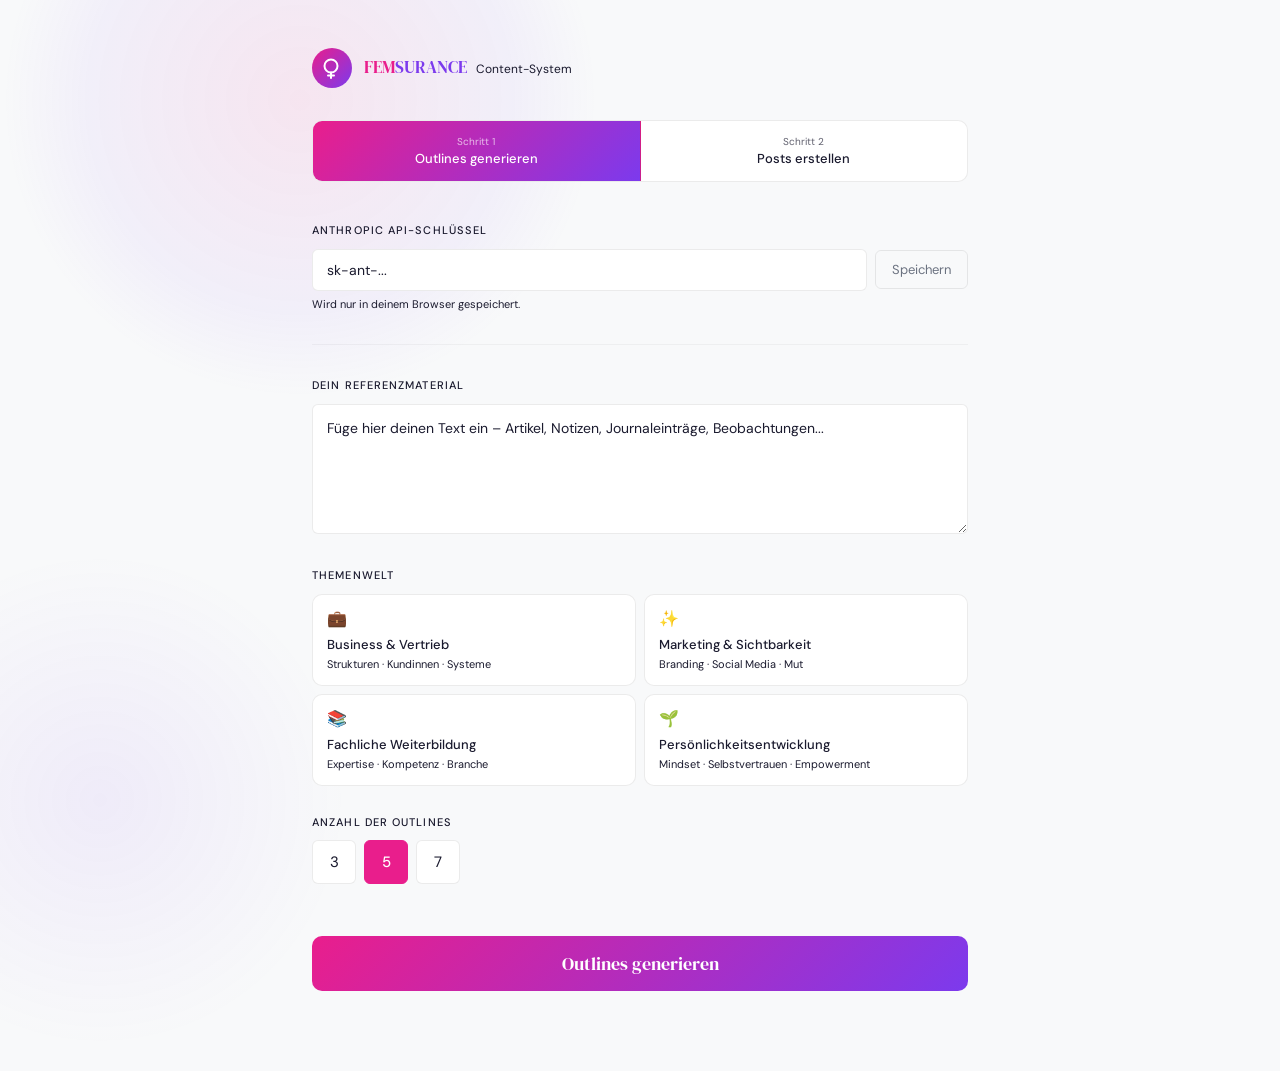
<file: index.html>
<!DOCTYPE html>
<html lang="de">
<head>
<meta charset="UTF-8" />
<meta name="viewport" content="width=device-width, initial-scale=1.0" />
<title>FemSurance Content-System</title>
<link href="https://fonts.googleapis.com/css2?family=DM+Serif+Display:ital@0;1&family=DM+Sans:wght@300;400;500&display=swap" rel="stylesheet" />
<link rel="stylesheet" href="shared.css">
<style>
  body { font-family: 'DM Sans', sans-serif; min-height: 100vh; overflow-x: hidden; }
  body::before { content: ''; position: fixed; top: -200px; right: -200px; width: 600px; height: 600px; background: radial-gradient(circle, rgba(233,30,140,0.09) 0%, rgba(124,58,237,0.05) 50%, transparent 70%); pointer-events: none; z-index: 0; }
  body::after { content: ''; position: fixed; bottom: -150px; left: -150px; width: 500px; height: 500px; background: radial-gradient(circle, rgba(124,58,237,0.07) 0%, transparent 70%); pointer-events: none; z-index: 0; }
  .page { position: relative; z-index: 1; max-width: 720px; margin: 0 auto; padding: 3rem 2rem 5rem; }
 
  header { margin-bottom: 2rem; }
  .logo-row { display: flex; align-items: center; gap: var(--space-md); margin-bottom: 1.5rem; }
  .logo-mark { width: 40px; height: 40px; border-radius: 50%; background: linear-gradient(135deg, var(--fem-pink), var(--fem-purple)); display: flex; align-items: center; justify-content: center; }
 
  .step-nav { display: flex; margin-bottom: 2.5rem; border: 1px solid var(--border); border-radius: var(--radius-md); overflow: hidden; background: white; }
  .step-tab { flex: 1; padding: 14px 16px; text-align: center; cursor: pointer; font-size: var(--text-md); font-weight: 500; color: var(--text-tertiary); transition: all 0.18s cubic-bezier(0.32, 0.72, 0, 1); border: none; background: none; font-family: 'DM Sans', sans-serif; }
  .step-tab.active { background: linear-gradient(135deg, var(--fem-pink), var(--fem-purple)); color: white; }
  .step-tab .step-num { display: block; font-size: var(--text-xs); font-weight: 400; opacity: 0.7; margin-bottom: 2px; }
  .step-tab:not(:last-child) { border-right: 1px solid var(--border); }
 
  .panel { display: none; }
  .panel.active { display: block; }
 
  .section { margin-bottom: 1.75rem; }
  .section-label { font-size: var(--text-sm); font-weight: 500; letter-spacing: 0.1em; text-transform: uppercase; color: var(--text-tertiary); margin-bottom: 10px; }
  .divider { height: 1px; background: var(--border-light); margin: 2rem 0; }
 
  textarea, input[type="password"] {
    width: 100%; padding: 12px 14px; font-family: 'DM Sans', sans-serif; font-size: var(--text-lg); line-height: 1.7;
    color: var(--text-primary); background: white; border: 1px solid var(--border); border-radius: var(--radius-sm); outline: none; transition: border 0.2s cubic-bezier(0.32, 0.72, 0, 1);
  }
  textarea { resize: vertical; min-height: 130px; }
  textarea::placeholder, input::placeholder { color: var(--text-tertiary); }
  textarea:focus, input:focus { border-color: var(--fem-pink); box-shadow: 0 0 0 3px rgba(233,30,140,0.08); }
 
  .api-row { display: flex; gap: var(--space-sm); align-items: center; }
  .api-row input { flex: 1; min-height: unset; height: 42px; }
  .save-btn { padding: 10px 16px; background: var(--bg-surface); border: 1px solid var(--border); border-radius: var(--radius-sm); font-family: 'DM Sans', sans-serif; font-size: var(--text-md); color: var(--text-secondary); cursor: pointer; transition: all 0.15s cubic-bezier(0.32, 0.72, 0, 1); white-space: nowrap; }
  .save-btn:hover { background: white; color: var(--text-primary); }
  .save-btn:focus-visible { outline: 2px solid var(--fem-pink); outline-offset: 2px; }
  .save-btn:disabled { opacity: 0.5; cursor: not-allowed; }
  .api-hint { font-size: var(--text-sm); color: var(--text-tertiary); margin-top: 5px; }
 
  .theme-grid { display: grid; grid-template-columns: 1fr 1fr; gap: var(--space-sm); }
  .theme-card { border: 1px solid var(--border); border-radius: var(--radius-md); padding: 12px 14px; cursor: pointer; transition: all 0.18s cubic-bezier(0.32, 0.72, 0, 1); background: white; position: relative; overflow: hidden; }
  .theme-card::before { content: ''; position: absolute; top: 0; left: 0; right: 0; height: 2px; background: var(--fem-pink); transform: scaleX(0); transform-origin: left; transition: transform 0.2s cubic-bezier(0.32, 0.72, 0, 1); }
  .theme-card:hover { border-color: var(--fem-pink-mid); transform: translateY(-1px); }
  .theme-card:hover::before { transform: scaleX(1); }
  .theme-card.selected { border-color: var(--fem-pink); background: var(--fem-pink-light); }
  .theme-card.selected::before { transform: scaleX(1); }
  .theme-icon { font-size: var(--text-xl); margin-bottom: 4px; }
  .theme-name { font-size: var(--text-md); font-weight: 500; color: var(--text-primary); margin-bottom: 2px; }
  .theme-card.selected .theme-name { color: var(--pink-dark); }
  .theme-desc { font-size: var(--text-sm); color: var(--text-tertiary); }
  .theme-card.selected .theme-desc { color: var(--pink-deep); }
 
  .count-row { display: flex; gap: var(--space-sm); }
  .count-btn { width: 44px; height: 44px; border: 1px solid var(--border); border-radius: var(--radius-sm); background: white; color: var(--text-primary); font-family: 'DM Sans', sans-serif; font-size: 15px; cursor: pointer; transition: all 0.15s cubic-bezier(0.32, 0.72, 0, 1); }
  .count-btn:hover { border-color: var(--fem-pink-mid); }
  .count-btn:focus-visible { outline: 2px solid var(--fem-pink); outline-offset: 2px; }
  .count-btn.active { border-color: var(--fem-pink); background: var(--fem-pink); color: white; font-weight: 500; }
 
  .primary-btn { width: 100%; padding: 15px; font-family: 'DM Serif Display', serif; font-size: 18px; background: linear-gradient(135deg, var(--fem-pink), var(--fem-purple)); color: white; border: none; border-radius: var(--radius-md); cursor: pointer; transition: all 0.2s cubic-bezier(0.32, 0.72, 0, 1); margin-top: 1.5rem; }
  .primary-btn:hover { background: linear-gradient(135deg, var(--pink-dark), var(--purple-dark)); transform: translateY(-1px); box-shadow: 0 8px 24px rgba(233,30,140,0.28); }
  .primary-btn:active { transform: translateY(0); }
  .primary-btn:focus-visible { outline: 2px solid var(--fem-pink); outline-offset: 2px; }
  .primary-btn:disabled { opacity: 0.5; cursor: not-allowed; transform: none; box-shadow: none; }
 
  .loading-bar { height: 2px; background: var(--border-light); border-radius: 2px; margin-bottom: 1rem; overflow: hidden; display: none; }
  .loading-bar.active { display: block; }
  .loading-bar-inner { height: 100%; width: 30%; background: linear-gradient(90deg, var(--fem-pink), var(--fem-purple)); animation: slide 1.2s ease-in-out infinite; }
  @keyframes slide { 0% { transform: translateX(-100%); } 100% { transform: translateX(400%); } }
  .status-text { font-size: var(--text-md); color: var(--text-tertiary); margin-bottom: 1rem; font-style: italic; }
 
  .error-box { background: #fff5f5; border: 1px solid #f0c0c0; border-radius: var(--radius-md); padding: 1rem 1.25rem; font-size: var(--text-md); color: #c0392b; display: none; margin-top: 1rem; }
  .error-box.visible { display: block; }
 
  .output-section { margin-top: 2rem; display: none; }
  .output-section.visible { display: block; }
  .output-header { display: flex; align-items: center; justify-content: space-between; margin-bottom: 1rem; }
  .output-title { font-family: 'DM Serif Display', serif; font-size: var(--text-2xl); color: var(--text-primary); }
  .copy-all-btn { padding: 8px 14px; border: 1px solid var(--border); border-radius: var(--radius-sm); background: white; font-family: 'DM Sans', sans-serif; font-size: var(--text-md); color: var(--text-secondary); cursor: pointer; transition: all 0.15s cubic-bezier(0.32, 0.72, 0, 1); }
  .copy-all-btn:hover { border-color: var(--fem-pink); color: var(--fem-pink); }
  .copy-all-btn:focus-visible { outline: 2px solid var(--fem-pink); outline-offset: 2px; }
  .copy-all-btn:disabled { opacity: 0.5; cursor: not-allowed; }
  .output-box { background: white; border: 1px solid var(--border); border-radius: var(--radius-md); padding: 1.5rem; font-size: var(--text-lg); line-height: 1.8; color: var(--text-primary); white-space: pre-wrap; min-height: 200px; }
 
  .paste-hint { font-size: var(--text-md); color: var(--text-secondary); background: var(--bg-surface); border-radius: var(--radius-md); padding: 12px 14px; margin-bottom: 1.5rem; line-height: 1.6; }
  .paste-hint strong { color: var(--text-primary); }
 
  .platforms-grid { display: flex; flex-direction: column; gap: 14px; margin-top: 1.5rem; }
  .platform-card { border: 1px solid var(--border); border-radius: var(--radius-lg); background: white; overflow: hidden; }
  .platform-header { display: flex; align-items: center; justify-content: space-between; padding: 12px 16px; border-bottom: 1px solid var(--border-light); }
  .platform-name-row { display: flex; align-items: center; gap: 10px; }
  .platform-icon { width: 32px; height: 32px; border-radius: 8px; display: flex; align-items: center; justify-content: center; font-size: 15px; }
  .li { background: #e8f0f9; } .wa { background: #e8f9ee; } .nl { background: #f9f0e8; }
  .platform-title { font-size: var(--text-md); font-weight: 500; }
  .platform-hint { font-size: var(--text-sm); color: var(--text-tertiary); }
  .copy-post-btn { padding: 6px 12px; border: 1px solid var(--border); border-radius: var(--radius-sm); background: var(--bg-surface); font-family: 'DM Sans', sans-serif; font-size: var(--text-base); color: var(--text-secondary); cursor: pointer; transition: all 0.15s cubic-bezier(0.32, 0.72, 0, 1); }
  .copy-post-btn:hover { border-color: var(--fem-pink); color: var(--fem-pink); background: white; }
  .copy-post-btn:focus-visible { outline: 2px solid var(--fem-pink); outline-offset: 2px; }
  .copy-post-btn:disabled { opacity: 0.5; cursor: not-allowed; }
  .platform-body { padding: 16px 18px; font-size: var(--text-lg); line-height: 1.8; color: var(--text-primary); white-space: pre-wrap; min-height: 60px; }
  .platform-body.loading { color: var(--text-tertiary); font-style: italic; }
 
  /* ── Extracted utility classes ── */
  .logo-text { font-family:'DM Serif Display',serif; font-size:17px; }
  .logo-text-pink { color:var(--fem-pink); }
  .logo-text-purple { color:var(--fem-purple); }
  .logo-subtitle { font-size:12px; color:var(--text-tertiary); margin-left:6px; }
  .divider-flush { margin-top:0; }

  @media (max-width: 500px) {
    .page { padding: 2rem 1.25rem 4rem; }
    .theme-grid { grid-template-columns: 1fr; }
  }
</style>
</head>
<body>
<div class="page">
 
  <header>
    <div class="logo-row">
      <div class="logo-mark">
        <svg width="22" height="22" viewBox="0 0 22 22" fill="none">
          <circle cx="10" cy="9" r="6.5" stroke="white" stroke-width="2"/>
          <line x1="10" y1="15.5" x2="10" y2="21" stroke="white" stroke-width="2" stroke-linecap="round"/>
          <line x1="7" y1="18.5" x2="13" y2="18.5" stroke="white" stroke-width="2" stroke-linecap="round"/>
        </svg>
      </div>
      <div>
        <span class="logo-text logo-text-pink">FEM</span><span class="logo-text logo-text-purple">SURANCE</span>
        <span class="logo-subtitle">Content-System</span>
      </div>
    </div>
  </header>
 
  <!-- Step nav -->
  <div class="step-nav">
    <button class="step-tab active" onclick="switchTab(0)" id="tab-0">
      <span class="step-num">Schritt 1</span>
      Outlines generieren
    </button>
    <button class="step-tab" onclick="switchTab(1)" id="tab-1">
      <span class="step-num">Schritt 2</span>
      Posts erstellen
    </button>
  </div>
 
  <!-- API Key -->
  <div class="section">
    <div class="section-label">Anthropic API-Schlüssel</div>
    <div class="api-row">
      <input type="password" id="api-key" placeholder="sk-ant-..." />
      <button class="save-btn" onclick="saveKey()">Speichern</button>
    </div>
    <p class="api-hint">Wird nur in deinem Browser gespeichert.</p>
  </div>
 
  <div class="divider"></div>
 
  <!-- PANEL 1 -->
  <div class="panel active" id="panel-0">
    <div class="section">
      <div class="section-label">Dein Referenzmaterial</div>
      <textarea id="material" placeholder="Füge hier deinen Text ein – Artikel, Notizen, Journaleinträge, Beobachtungen..."></textarea>
    </div>
    <div class="section">
      <div class="section-label">Themenwelt</div>
      <div class="theme-grid">
        <div class="theme-card" data-theme="Business & Vertrieb" onclick="selectTheme(this)">
          <div class="theme-icon">💼</div>
          <div class="theme-name">Business & Vertrieb</div>
          <div class="theme-desc">Strukturen · Kundinnen · Systeme</div>
        </div>
        <div class="theme-card" data-theme="Marketing & Sichtbarkeit" onclick="selectTheme(this)">
          <div class="theme-icon">✨</div>
          <div class="theme-name">Marketing & Sichtbarkeit</div>
          <div class="theme-desc">Branding · Social Media · Mut</div>
        </div>
        <div class="theme-card" data-theme="Fachliche Weiterbildung" onclick="selectTheme(this)">
          <div class="theme-icon">📚</div>
          <div class="theme-name">Fachliche Weiterbildung</div>
          <div class="theme-desc">Expertise · Kompetenz · Branche</div>
        </div>
        <div class="theme-card" data-theme="Persönlichkeitsentwicklung" onclick="selectTheme(this)">
          <div class="theme-icon">🌱</div>
          <div class="theme-name">Persönlichkeitsentwicklung</div>
          <div class="theme-desc">Mindset · Selbstvertrauen · Empowerment</div>
        </div>
      </div>
    </div>
    <div class="section">
      <div class="section-label">Anzahl der Outlines</div>
      <div class="count-row">
        <button class="count-btn" onclick="selectCount(this,3)">3</button>
        <button class="count-btn active" onclick="selectCount(this,5)">5</button>
        <button class="count-btn" onclick="selectCount(this,7)">7</button>
      </div>
    </div>
    <button class="primary-btn" id="gen-btn" onclick="generateOutlines()">Outlines generieren</button>
    <div class="error-box" id="error-box-1"></div>
    <div class="output-section" id="outline-output">
      <div class="divider divider-flush"></div>
      <div class="output-header">
        <div class="output-title">Deine Outlines</div>
        <button class="copy-all-btn" onclick="copyOutlines()">Alle kopieren</button>
      </div>
      <div class="loading-bar" id="loading-bar-1"><div class="loading-bar-inner"></div></div>
      <div class="status-text" id="status-1"></div>
      <div class="output-box" id="outline-box"></div>
      <button class="primary-btn" style="margin-top:1rem;" onclick="goToStep2()">Weiter → Posts erstellen</button>
    </div>
  </div>
 
  <!-- PANEL 2 -->
  <div class="panel" id="panel-1">
    <div class="paste-hint">
      <strong>So funktioniert es:</strong> Füge eine Outline aus Schritt 1 ein (oder klicke dort auf "Weiter") – die KI schreibt dann fertige Posts für alle deine Plattformen.
    </div>
    <div class="section">
      <div class="section-label">Outline oder Thema eingeben</div>
      <textarea id="outline-input" rows="8" placeholder="Füge hier deine Outline ein – oder schreib dein Thema direkt:&#10;&#10;z.B. 'Warum Frauen sich im Vertrieb oft kleinmachen und wie sie das ändern können'"></textarea>
    </div>
    <button class="primary-btn" id="post-btn" onclick="generatePosts()">Posts für alle Plattformen erstellen</button>
    <div class="error-box" id="error-box-2"></div>
 
    <div class="output-section" id="posts-output">
      <div class="divider divider-flush"></div>
      <div class="loading-bar" id="loading-bar-2"><div class="loading-bar-inner"></div></div>
      <div class="status-text" id="status-2"></div>
      <div class="platforms-grid">
 
        <div class="platform-card">
          <div class="platform-header">
            <div class="platform-name-row">
              <div class="platform-icon li">💼</div>
              <div>
                <div class="platform-title">LinkedIn – Öffentlicher Account</div>
                <div class="platform-hint">Professionell · persönlich · Hook + Story + Hashtags</div>
              </div>
            </div>
            <button class="copy-post-btn" onclick="copyPost('linkedin')">Kopieren</button>
          </div>
          <div class="platform-body loading" id="post-linkedin">–</div>
        </div>
 
        <div class="platform-card">
          <div class="platform-header">
            <div class="platform-name-row">
              <div class="platform-icon li">👥</div>
              <div>
                <div class="platform-title">LinkedIn – Private Gruppe</div>
                <div class="platform-hint">Community-Ton · dialogisch · offene Frage am Ende</div>
              </div>
            </div>
            <button class="copy-post-btn" onclick="copyPost('linkedin-group')">Kopieren</button>
          </div>
          <div class="platform-body loading" id="post-linkedin-group">–</div>
        </div>
 
        <div class="platform-card">
          <div class="platform-header">
            <div class="platform-name-row">
              <div class="platform-icon wa">💬</div>
              <div>
                <div class="platform-title">WhatsApp Community</div>
                <div class="platform-hint">Warm · kurz · wie von einer Freundin</div>
              </div>
            </div>
            <button class="copy-post-btn" onclick="copyPost('whatsapp')">Kopieren</button>
          </div>
          <div class="platform-body loading" id="post-whatsapp">–</div>
        </div>
 
        <div class="platform-card">
          <div class="platform-header">
            <div class="platform-name-row">
              <div class="platform-icon nl">📧</div>
              <div>
                <div class="platform-title">Newsletter</div>
                <div class="platform-hint">Tiefgründig · mit Betreffzeile · klarer CTA</div>
              </div>
            </div>
            <button class="copy-post-btn" onclick="copyPost('newsletter')">Kopieren</button>
          </div>
          <div class="platform-body loading" id="post-newsletter">–</div>
        </div>
 
      </div>
    </div>
  </div>
 
</div>
<script src="shared.js"></script>
<script>
  let selectedTheme = '', selectedCount = 5;
 
  window.addEventListener('load', () => {
    const s = localStorage.getItem('fs_api_key');
    if (s) document.getElementById('api-key').value = s;
  });
 
  function saveKey() {
    const k = document.getElementById('api-key').value.trim();
    if (k) { localStorage.setItem('fs_api_key', k); alert('Gespeichert ✓'); }
  }
 
  function switchTab(i) {
    document.querySelectorAll('.step-tab').forEach((t,j) => t.classList.toggle('active', i===j));
    document.querySelectorAll('.panel').forEach((p,j) => p.classList.toggle('active', i===j));
  }
 
  function goToStep2() {
    const t = document.getElementById('outline-box').textContent;
    if (t) document.getElementById('outline-input').value = t;
    switchTab(1);
    window.scrollTo({top:0,behavior:'smooth'});
  }
 
  function selectTheme(el) {
    document.querySelectorAll('.theme-card').forEach(c => c.classList.remove('selected'));
    el.classList.add('selected'); selectedTheme = el.dataset.theme;
  }
 
  function selectCount(el, n) {
    document.querySelectorAll('.count-btn').forEach(b => b.classList.remove('active'));
    el.classList.add('active'); selectedCount = n;
  }
 
  function showErr(id, msg) { const b = document.getElementById(id); b.textContent = msg; b.classList.add('visible'); }
  function hideErr(id) { document.getElementById(id).classList.remove('visible'); }
 
  function copyOutlines() {
    navigator.clipboard.writeText(document.getElementById('outline-box').textContent).then(() => {
      const b = document.querySelector('.copy-all-btn'); b.textContent = 'Kopiert ✓';
      setTimeout(() => b.textContent = 'Alle kopieren', 2000);
    });
  }
 
  function copyPost(id) {
    navigator.clipboard.writeText(document.getElementById('post-'+id).textContent).then(() => {
      event.target.textContent = 'Kopiert ✓';
      setTimeout(() => event.target.textContent = 'Kopieren', 2000);
    });
  }
 
  async function callClaude(system, user) {
    const key = document.getElementById('api-key').value.trim();
    const r = await fetch('https://api.anthropic.com/v1/messages', {
      method: 'POST',
      headers: {'Content-Type':'application/json','x-api-key':key,'anthropic-version':'2023-06-01'},
      body: JSON.stringify({model:'claude-sonnet-4-20250514',max_tokens:4000,system,messages:[{role:'user',content:user}]})
    });
    const d = await r.json();
    if (!r.ok) throw new Error(d.error?.message || r.status);
    return d.content?.map(b => b.text||'').join('') || '';
  }
 
  async function generateOutlines() {
    const key = document.getElementById('api-key').value.trim();
    const mat = document.getElementById('material').value.trim();
    hideErr('error-box-1');
    if (!key) { showErr('error-box-1','Bitte API-Schlüssel eingeben.'); return; }
    if (!mat) { showErr('error-box-1','Bitte Referenzmaterial eingeben.'); return; }
    if (!selectedTheme) { showErr('error-box-1','Bitte Themenwelt auswählen.'); return; }
 
    const btn = document.getElementById('gen-btn');
    btn.disabled = true; btn.textContent = 'Wird generiert...';
    document.getElementById('outline-output').classList.add('visible');
    document.getElementById('loading-bar-1').classList.add('active');
    document.getElementById('outline-box').textContent = '';
    document.getElementById('status-1').textContent = 'Claude analysiert dein Material...';
 
    const sys = `Du bist der FemSurance Content-Ideen-Generator. Warm, klar, empowernd. Zielgruppe: Frauen in Finanz & Versicherung.
 
Format für jede Outline:
 
POST OUTLINE [N]
Themenwelt: [Name]
 
Kernparadox
[Zentrale Erkenntnis]
 
Reformuliert:
• Lang – [Storyhafte Version]
• Mittel – [Prägnante Erkenntnis]
• Kurz – [Social-tauglich]
 
Schlüsselzitate
• "[Zitat 1]"
• "[Zitat 2]"
 
Transformation
[Zweifel → Erkenntnis → Selbstbestimmung]
 
Alltagsprobleme
• [Problem 1]
• [Problem 2]
• [Problem 3]
 
Handlungsschritte
1. [Schritt 1]
2. [Schritt 2]
3. [Schritt 3]
 
Große Idee
[1–2 Sätze]
 
Abschließende Erkenntnis
[Kurzer emotionaler Schlusssatz]
 
---`;
 
    try {
      const text = await callClaude(sys, `Referenzmaterial:\n\n${mat}\n\nThemenwelt: ${selectedTheme}\nBitte erstelle ${selectedCount} Outlines.`);
      document.getElementById('outline-box').textContent = text;
      document.getElementById('loading-bar-1').classList.remove('active');
      document.getElementById('status-1').textContent = `✓ ${selectedCount} Outlines erstellt`;
    } catch(e) {
      showErr('error-box-1','Fehler: '+e.message);
      document.getElementById('loading-bar-1').classList.remove('active');
    } finally {
      btn.disabled = false; btn.textContent = 'Outlines generieren';
    }
  }
 
  async function generatePosts() {
    const key = document.getElementById('api-key').value.trim();
    const outline = document.getElementById('outline-input').value.trim();
    hideErr('error-box-2');
    if (!key) { showErr('error-box-2','Bitte API-Schlüssel eingeben.'); return; }
    if (!outline) { showErr('error-box-2','Bitte Outline oder Thema eingeben.'); return; }
 
    const btn = document.getElementById('post-btn');
    btn.disabled = true; btn.textContent = 'Posts werden erstellt...';
    document.getElementById('posts-output').classList.add('visible');
    document.getElementById('loading-bar-2').classList.add('active');
    document.getElementById('status-2').textContent = 'Texte für alle Plattformen werden geschrieben...';
 
    ['linkedin','linkedin-group','whatsapp','newsletter'].forEach(id => {
      const el = document.getElementById('post-'+id);
      el.textContent = 'Wird generiert...'; el.classList.add('loading');
    });
 
    const sys = `Du bist der FemSurance Post-Generator. Du schreibst fertige plattformspezifische Posts.
 
Marke: FemSurance – Visibility. Network. Impact.
Zielgruppe: Frauen in der Versicherungsbranche und Finanzberatung.
Ton: warm, empowernd, klar, direkt. Direkte Ansprache (Du).
 
Antworte NUR mit diesem JSON (kein Text davor/danach, keine Backticks):
{"linkedin":"...","linkedin_group":"...","whatsapp":"...","newsletter":"..."}
 
Regeln pro Plattform:
- linkedin: Starker Hook in Zeile 1. Dann Story/Erkenntnis mit Zeilenumbrüchen. 3-5 Punkte. Hashtags am Ende. Ca. 1200 Zeichen.
- linkedin_group: Dialogischer Community-Ton. Persönlicher, als ob du mit Kolleginnen sprichst. Offene Frage am Ende. Kürzer.
- whatsapp: Kurz und warm, wie von einer Freundin. Max 250 Zeichen. Mit passendem Emoji.
- newsletter: Beginne mit "Betreff: [Betreffzeile]". Dann persönliche Anrede. Tiefgründiger Text. Klarer CTA am Ende. Ca. 200 Wörter.`;
 
    try {
      const raw = await callClaude(sys, `Content-Outline:\n\n${outline}\n\nBitte schreibe die 4 Posts als JSON.`);
      const clean = raw.replace(/```json|```/g,'').trim();
      const posts = JSON.parse(clean);
      const map = {'linkedin':posts.linkedin,'linkedin-group':posts.linkedin_group,'whatsapp':posts.whatsapp,'newsletter':posts.newsletter};
      Object.entries(map).forEach(([id,text]) => {
        const el = document.getElementById('post-'+id);
        el.textContent = text || '–'; el.classList.remove('loading');
      });
      document.getElementById('loading-bar-2').classList.remove('active');
      document.getElementById('status-2').textContent = '✓ Alle Posts erstellt – bereit zum Kopieren in Asana';
    } catch(e) {
      showErr('error-box-2','Fehler: '+e.message);
      document.getElementById('loading-bar-2').classList.remove('active');
      ['linkedin','linkedin-group','whatsapp','newsletter'].forEach(id => {
        const el = document.getElementById('post-'+id);
        el.textContent = '–'; el.classList.remove('loading');
      });
    } finally {
      btn.disabled = false; btn.textContent = 'Posts für alle Plattformen erstellen';
    }
  }
</script>
</body>
</html>
</file>
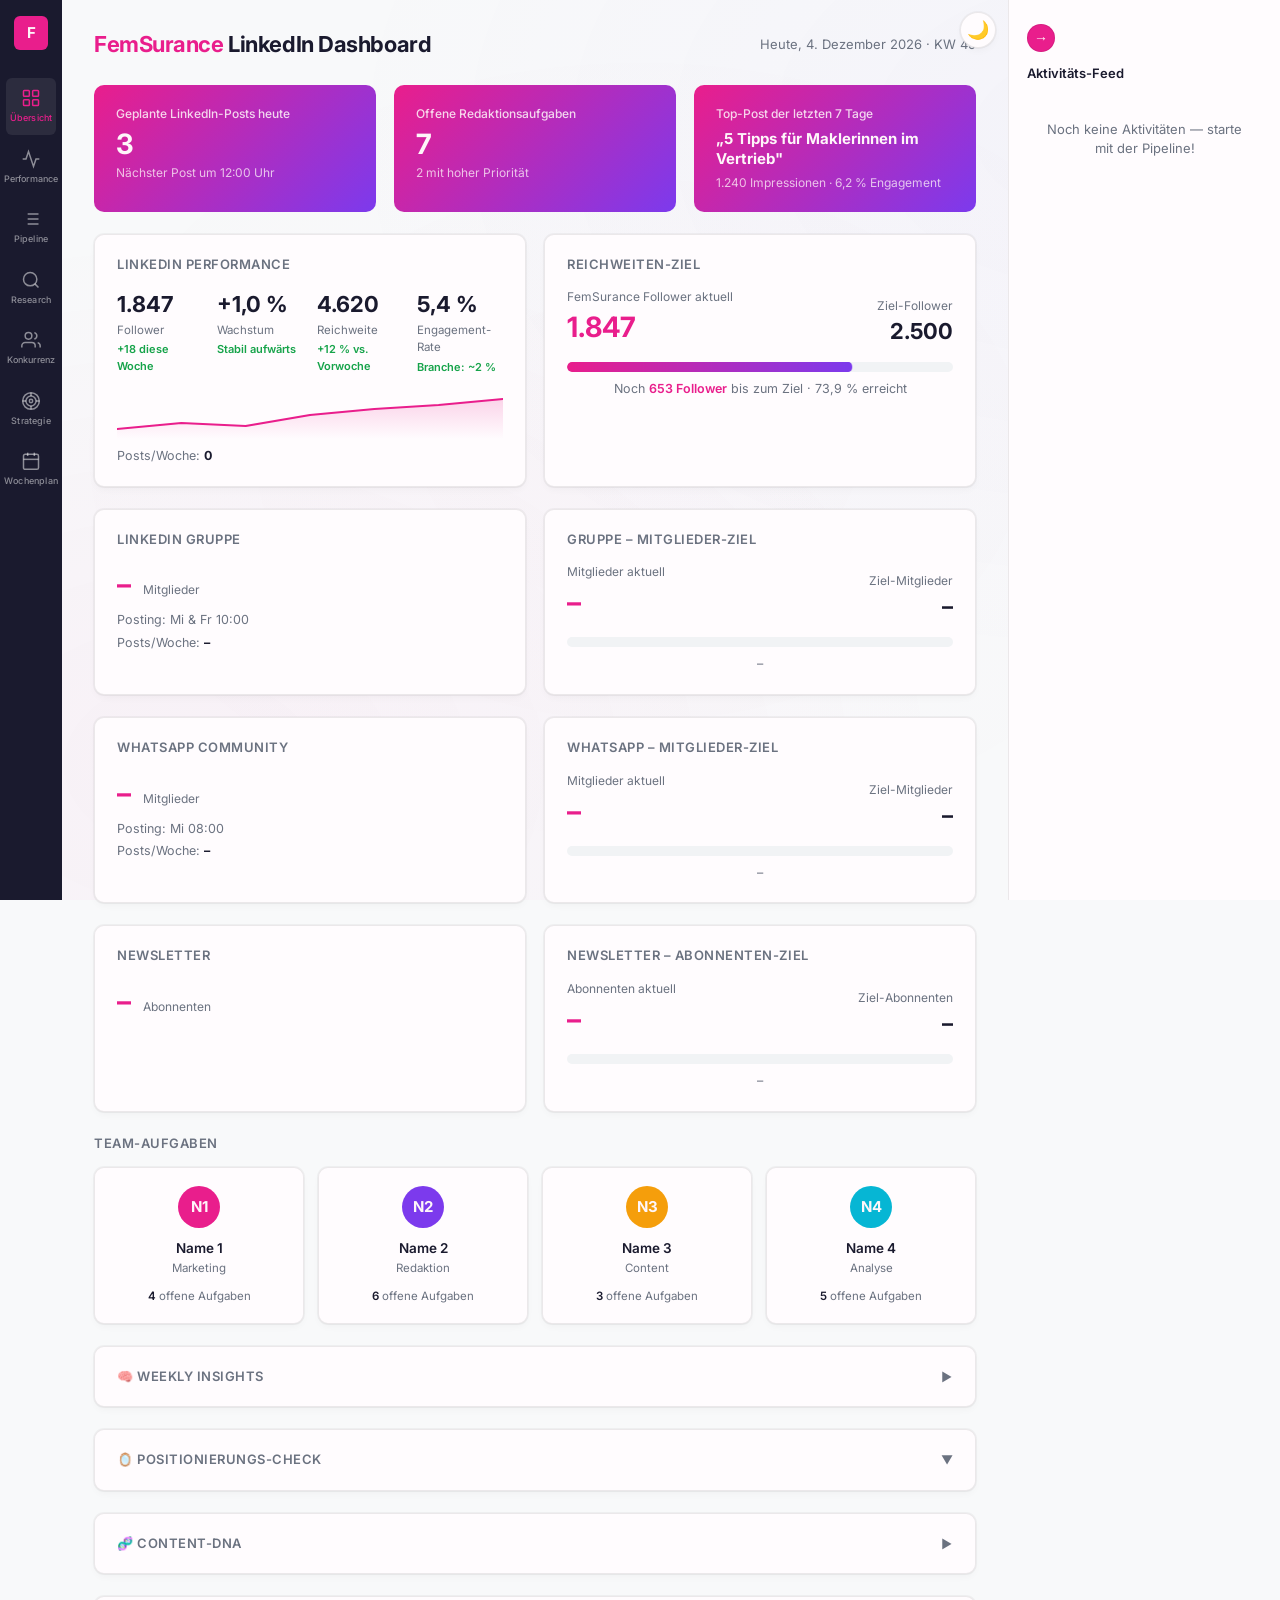
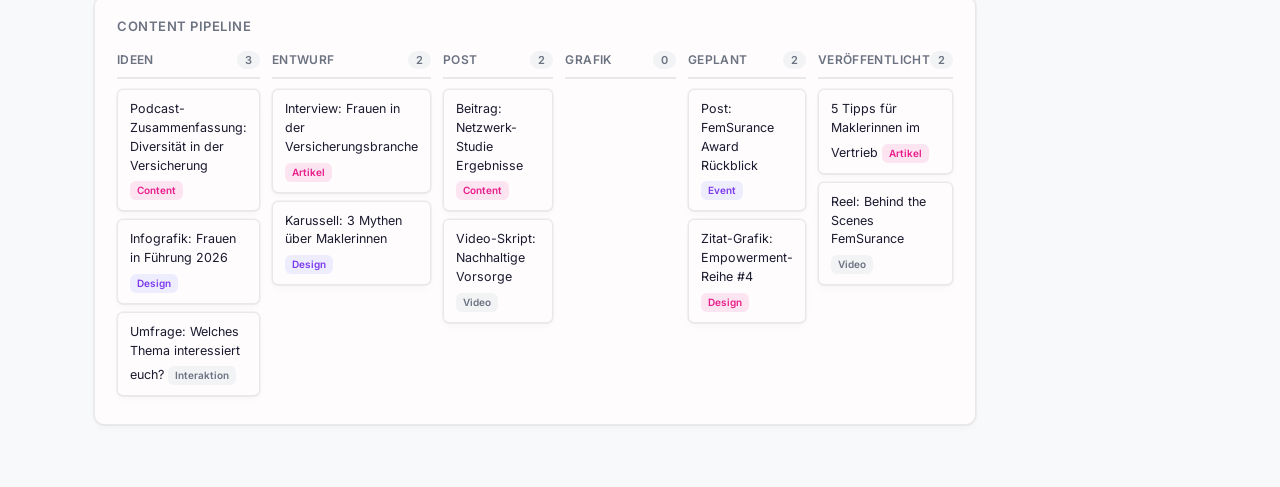
<file: dashboard.html>
<!DOCTYPE html>
<html lang="de">
<head>
<meta charset="UTF-8">
<meta name="viewport" content="width=device-width, initial-scale=1.0">
<title>FemSurance LinkedIn Dashboard</title>
<link rel="preconnect" href="https://fonts.googleapis.com">
<link rel="preconnect" href="https://fonts.gstatic.com" crossorigin>
<link href="https://fonts.googleapis.com/css2?family=DM+Sans:wght@500;700&family=Inter:wght@400;500;600;700&display=swap" rel="stylesheet">
<link rel="stylesheet" href="shared.css">
<style>
/* ── Right Sidebar ── */
.sidebar-right {
  position: fixed;
  top: 0; right: 0;
  width: 272px; height: 100vh;
  background: var(--bg-card);
  border-left: 1px solid var(--border);
  overflow-y: auto;
  padding: 24px 18px;
  z-index: 90;
  transition: width 0.3s cubic-bezier(0.32, 0.72, 0, 1), padding 0.3s cubic-bezier(0.32, 0.72, 0, 1);
}
.sidebar-right.collapsed {
  width: 40px; padding: 24px 6px; overflow: hidden;
}
.sidebar-right.collapsed h3,
.sidebar-right.collapsed .activity-feed { display: none; }
.feed-toggle {
  width: 28px; height: 28px; border: 1px solid var(--border);
  border-radius: 50%; background: var(--fem-pink); color: var(--text-on-accent);
  cursor: pointer; display: flex; align-items: center; justify-content: center;
  font-size: var(--text-lg); margin-bottom: var(--space-md); transition: transform 0.3s cubic-bezier(0.32, 0.72, 0, 1);
  flex-shrink: 0;
}
.feed-toggle:hover { opacity: 0.9; }
.sidebar-right.collapsed .feed-toggle { margin: 0 auto 8px; }
.feed-label {
  writing-mode: vertical-rl; text-orientation: mixed;
  font-size: var(--text-sm); font-weight: 600; color: var(--text-secondary);
  text-align: center; display: none;
}
.sidebar-right.collapsed .feed-label { display: block; margin: 0 auto; }
.sidebar-right h3 {
  font-size: var(--text-md);
  font-weight: 600;
  margin-bottom: var(--space-lg);
  color: var(--text-primary);
}
.activity-feed { display: flex; flex-direction: column; gap: var(--space-md); }
.activity-item {
  display: flex; gap: 10px;
  padding-bottom: 12px;
  border-bottom: 1px solid var(--border);
}
.activity-item:last-child { border-bottom: none; }
.activity-dot {
  width: 8px; height: 8px;
  border-radius: 50%;
  margin-top: 6px;
  flex-shrink: 0;
}
.activity-dot.pink   { background: var(--fem-pink); }
.activity-dot.purple { background: var(--fem-purple); }
.activity-dot.gray   { background: var(--text-secondary); }
.activity-text {
  font-size: 12.5px;
  color: var(--text-primary);
  line-height: 1.55;
}
.activity-text span {
  font-weight: 600;
}
.activity-time {
  font-size: var(--text-sm);
  color: var(--text-secondary);
  margin-top: 2px;
}

/* ── Main Content ── */
.main {
  margin-left: 62px;
  margin-right: 272px;
  padding: 28px 32px 40px;
  min-height: 100vh;
  transition: margin-right 0.3s cubic-bezier(0.32, 0.72, 0, 1);
}
.page-header {
  display: flex;
  align-items: center;
  justify-content: space-between;
  margin-bottom: var(--space-2xl);
}
.page-header h1 {
  font-size: 22px;
  font-weight: 700;
}
.page-header h1 em {
  font-style: normal;
  color: var(--fem-pink);
}
.header-meta {
  font-size: var(--text-md);
  color: var(--text-secondary);
}

/* ── Cards ── */
.card {
  background: var(--bg-card);
  border: 1px solid var(--border);
  border-radius: var(--radius-md);
  box-shadow: var(--shadow);
  transition: box-shadow 0.2s cubic-bezier(0.32, 0.72, 0, 1);
  padding: 20px 22px;
}
.card:hover { box-shadow: 0 4px 12px rgba(0,0,0,0.1); }
.card-title {
  font-size: var(--text-md);
  font-weight: 600;
  color: var(--text-secondary);
  text-transform: uppercase;
  letter-spacing: 0.04em;
  margin-bottom: 14px;
}

/* ── Heute Banner ── */
.banner {
  display: grid;
  grid-template-columns: repeat(3, 1fr);
  gap: 18px;
  margin-bottom: 22px;
}
.banner-item {
  background: linear-gradient(135deg, var(--fem-pink), var(--fem-purple));
  border-radius: var(--radius-md);
  padding: 20px 22px;
  color: var(--text-on-accent);
}
.banner-item .label {
  font-size: var(--text-base);
  opacity: 0.85;
  margin-bottom: 6px;
  font-weight: 500;
}
.banner-item .value {
  font-size: 28px;
  font-weight: 700;
  line-height: 1.1;
}
.banner-item .sub {
  font-size: var(--text-base);
  opacity: 0.75;
  margin-top: 4px;
}

/* ── Stats Row ── */
.stats-row {
  display: grid;
  grid-template-columns: 1fr 1fr;
  gap: 18px;
  margin-bottom: 22px;
}

/* LinkedIn Performance */
.perf-grid {
  display: grid;
  grid-template-columns: repeat(4, 1fr);
  gap: 14px;
  margin-bottom: var(--space-lg);
}
.perf-stat .perf-value {
  font-size: 22px;
  font-weight: 700;
  color: var(--text-primary);
}
.perf-stat .perf-label {
  font-size: 11.5px;
  color: var(--text-secondary);
  margin-top: 1px;
}
.perf-stat .perf-change {
  font-size: var(--text-sm);
  font-weight: 600;
  margin-top: 2px;
}
.perf-change.up   { color: var(--color-success); }
.perf-change.down { color: var(--color-danger); }

/* Sparkline */
.sparkline-container {
  width: 100%;
  height: 48px;
  position: relative;
}
.sparkline-container svg {
  width: 100%;
  height: 100%;
}

/* Reichweiten-Ziel */
.goal-row {
  display: flex;
  justify-content: space-between;
  align-items: flex-end;
  margin-bottom: 14px;
}
.goal-current .goal-value {
  font-size: 28px;
  font-weight: 700;
  color: var(--fem-pink);
}
.goal-current .goal-label {
  font-size: var(--text-base);
  color: var(--text-secondary);
}
.goal-target {
  text-align: right;
}
.goal-target .goal-value {
  font-size: 22px;
  font-weight: 700;
  color: var(--text-primary);
}
.goal-target .goal-label {
  font-size: var(--text-base);
  color: var(--text-secondary);
}
.progress-track {
  width: 100%;
  height: 10px;
  background: var(--bg-secondary);
  border-radius: 5px;
  overflow: hidden;
  margin-bottom: var(--space-sm);
}
.progress-fill {
  height: 100%;
  background: linear-gradient(90deg, var(--fem-pink), var(--fem-purple));
  border-radius: 5px;
  transform-origin: left center;
  transition: transform 0.6s cubic-bezier(0.32, 0.72, 0, 1);
}
.goal-diff {
  font-size: 12.5px;
  color: var(--text-secondary);
  text-align: center;
}
.goal-diff strong {
  color: var(--fem-pink);
  font-weight: 600;
}

/* ── Kanban ── */
.kanban-section { margin-bottom: 22px; }
.kanban-board {
  display: grid;
  grid-template-columns: repeat(6, 1fr);
  gap: var(--space-md);
}
.kanban-col {
  min-height: 120px;
}
.kanban-col-header {
  display: flex;
  align-items: center;
  justify-content: space-between;
  margin-bottom: 10px;
  padding-bottom: 8px;
  border-bottom: 2px solid var(--border);
}
.kanban-col-title {
  font-size: var(--text-base);
  font-weight: 600;
  color: var(--text-secondary);
  text-transform: uppercase;
  letter-spacing: 0.03em;
}
.kanban-count {
  font-size: var(--text-sm);
  font-weight: 600;
  background: var(--bg-secondary);
  color: var(--text-secondary);
  border-radius: var(--radius-md);
  padding: 1px 8px;
}
.kanban-card {
  background: var(--bg-card);
  border: 1px solid var(--border);
  border-radius: var(--radius-sm);
  padding: 10px 12px;
  margin-bottom: var(--space-sm);
  font-size: 12.5px;
  color: var(--text-primary);
  box-shadow: var(--shadow);
}
.kanban-card .kanban-tag {
  display: inline-block;
  font-size: var(--text-xs);
  font-weight: 600;
  padding: 2px 7px;
  border-radius: var(--radius-sm);
  margin-top: 6px;
}
.tag-pink   { background: var(--fem-pink-light); color: var(--fem-pink); }
.tag-purple { background: var(--fem-purple-light); color: var(--fem-purple); }
.tag-gray   { background: var(--bg-secondary); color: var(--text-secondary); }

/* ── Team Section ── */
.team-section { margin-bottom: 22px; }
.team-grid {
  display: grid;
  grid-template-columns: repeat(4, 1fr);
  gap: 14px;
}
.team-card {
  background: var(--bg-card);
  border: 1px solid var(--border);
  border-radius: var(--radius-md);
  padding: 18px 16px;
  box-shadow: var(--shadow);
  text-align: center;
}
.team-avatar {
  width: 42px; height: 42px;
  border-radius: 50%;
  margin: 0 auto 10px;
  display: flex; align-items: center; justify-content: center;
  font-weight: 700; font-size: 15px; color: var(--text-on-accent);
}
.team-card:nth-child(1) .team-avatar { background: var(--fem-pink); }
.team-card:nth-child(2) .team-avatar { background: var(--fem-purple); }
.team-card:nth-child(3) .team-avatar { background: #f59e0b; }
.team-card:nth-child(4) .team-avatar { background: var(--color-info); }
.team-name {
  font-size: 13.5px;
  font-weight: 600;
  margin-bottom: 2px;
}
.team-role {
  font-size: 11.5px;
  color: var(--text-secondary);
  margin-bottom: 10px;
}
.team-tasks {
  font-size: 11.5px;
  color: var(--text-secondary);
}
.team-tasks strong {
  color: var(--text-primary);
  font-weight: 600;
}

/* ── Scrollbar ── */
.sidebar-right::-webkit-scrollbar { width: 4px; }
.sidebar-right::-webkit-scrollbar-thumb { background: var(--border); border-radius: 2px; }

/* Insight Engine */
.insight-header { display:flex; align-items:center; cursor:pointer; user-select:none; }
.insight-header .card-title { margin-bottom:0; flex:1; }
.insight-chevron { font-size:var(--text-base); color:var(--text-secondary); transition:transform 0.25s cubic-bezier(0.32, 0.72, 0, 1); }
.insight-header.collapsed .insight-chevron { transform:rotate(-90deg); }
.insight-timestamp { font-size:var(--text-sm); color:var(--text-secondary); margin-left:10px; }
.insight-body { overflow:hidden; transition:max-height 0.3s cubic-bezier(0.32, 0.72, 0, 1), opacity 0.25s cubic-bezier(0.32, 0.72, 0, 1); max-height:2000px; opacity:1; }
.insight-body.collapsed { max-height:0; opacity:0; padding:0; }
.insight-btn { padding:10px 22px; border:none; border-radius:var(--radius-sm); background:var(--fem-pink); color:var(--text-on-accent); font-family:inherit; font-size:var(--text-md); font-weight:600; cursor:pointer; transition:opacity 0.2s cubic-bezier(0.32, 0.72, 0, 1); }
.insight-btn:hover { opacity:0.9; }
.insight-btn:focus-visible { outline: 2px solid var(--fem-pink); outline-offset: 2px; }
.insight-btn:disabled { opacity:0.5; cursor:not-allowed; }
.insight-btn-outline { padding:8px 16px; border:1px solid var(--border); border-radius:var(--radius-sm); background:var(--bg-card); font-family:inherit; font-size:var(--text-base); font-weight:600; color:var(--text-secondary); cursor:pointer; transition:all 0.2s cubic-bezier(0.32, 0.72, 0, 1); }
.insight-btn-outline:hover { border-color:var(--fem-pink); color:var(--fem-pink); }
.insight-btn-outline:focus-visible { outline: 2px solid var(--fem-pink); outline-offset: 2px; }
.insight-btn-outline:disabled { opacity: 0.5; cursor: not-allowed; }
.insight-btn-outline.success { background:var(--color-success-bg); color:var(--color-success); border-color:var(--color-success); }
.insight-output { margin-top:14px; padding:18px 22px; background:var(--bg-secondary); border-radius:var(--radius-md); font-size:var(--text-md); line-height:1.7; white-space:pre-wrap; color:var(--text-primary); }
.insight-output strong { color:var(--fem-pink); }
.insight-actions { display:flex; gap: var(--space-sm); margin-top:12px; }
/* ── Page-specific overrides ── */
.dm-toggle { right: 284px; }
/* ── Dark Mode (page-specific) ── */
body.dark-mode .sidebar-right { background:var(--bg-card); }
body.dark-mode .tag-pink { background: rgba(233,30,140,0.2); color: var(--fem-pink); }
body.dark-mode .tag-purple { background: rgba(124,58,237,0.2); color: var(--fem-purple); }
body.dark-mode .tag-gray { background: rgba(255,255,255,0.1); }
/* ── Responsive ── */
@media (max-width: 1024px) {
  .main { margin-right: 0; }
  .sidebar-right { display: none; }
  .stats-row, .kanal-row { grid-template-columns: 1fr 1fr; }
}
@media (max-width: 768px) {
  .stats-row, .kanal-row { grid-template-columns: 1fr; }
  .pipeline-kanban { grid-template-columns: repeat(3, 1fr); }
}
@media (max-width: 480px) {
  .pipeline-kanban { grid-template-columns: 1fr 1fr; }
}

/* ── Extracted utility classes ── */
.stat-value-hero { font-size:28px; font-weight:700; color:var(--fem-pink); }
.meta-text-sm { font-size:12px; color:var(--text-secondary); }
.meta-text-inline { font-size:11px; color:var(--text-secondary); margin-left:10px; }
.stat-baseline-row { display:flex; align-items:baseline; gap:12px; margin-bottom:6px; }
.mb-22 { margin-bottom:22px; }
.mb-12 { margin-bottom:12px; }
.mb-0 { margin-bottom:0; }
.clickable { cursor:pointer; }
.text-pink { color:var(--fem-pink); }
.text-primary { color:var(--text-primary); }

/* ── Extracted utility classes ── */
.meta-posting-info { font-size:12.5px; color:var(--text-secondary); }
.meta-posting-info-mb { font-size:12.5px; color:var(--text-secondary); margin-bottom:4px; }
.meta-posting-info-mt { font-size:12.5px; color:var(--text-secondary); margin-top:8px; }
.empty-state-center { padding:20px; text-align:center; color:var(--text-secondary); font-size:13px; }
.mb-14 { margin-bottom:14px; }
</style>
</head>
<body>
<button class="dm-toggle" id="dmToggle" title="Dark Mode" aria-label="Dark Mode umschalten">🌙</button>

<!-- ══════════ Left Navigation ══════════ -->
<nav class="nav-left" role="navigation" aria-label="Hauptnavigation">
  <div class="nav-logo">F</div>
  <ul class="nav-links">
    <a href="dashboard.html" class="active">
      <svg viewBox="0 0 24 24"><rect x="3" y="3" width="7" height="7" rx="1"/><rect x="14" y="3" width="7" height="7" rx="1"/><rect x="3" y="14" width="7" height="7" rx="1"/><rect x="14" y="14" width="7" height="7" rx="1"/></svg>
      Übersicht
    </a>
    <a href="performance.html">
      <svg viewBox="0 0 24 24"><polyline points="22 12 18 12 15 21 9 3 6 12 2 12"/></svg>
      Performance
    </a>
    <a href="pipeline.html">
      <svg viewBox="0 0 24 24"><line x1="8" y1="6" x2="21" y2="6"/><line x1="8" y1="12" x2="21" y2="12"/><line x1="8" y1="18" x2="21" y2="18"/><line x1="3" y1="6" x2="3.01" y2="6"/><line x1="3" y1="12" x2="3.01" y2="12"/><line x1="3" y1="18" x2="3.01" y2="18"/></svg>
      Pipeline
    </a>
    <a href="research.html">
      <svg viewBox="0 0 24 24"><circle cx="11" cy="11" r="8"/><line x1="21" y1="21" x2="16.65" y2="16.65"/></svg>
      Research
    </a>
    <a href="konkurrenz.html">
      <svg viewBox="0 0 24 24"><path d="M17 21v-2a4 4 0 0 0-4-4H5a4 4 0 0 0-4 4v2"/><circle cx="9" cy="7" r="4"/><path d="M23 21v-2a4 4 0 0 0-3-3.87"/><path d="M16 3.13a4 4 0 0 1 0 7.75"/></svg>
      Konkurrenz
    </a>
    <a href="strategie.html">
      <svg viewBox="0 0 24 24"><circle cx="12" cy="12" r="10"/><circle cx="12" cy="12" r="6"/><circle cx="12" cy="12" r="2"/><line x1="12" y1="2" x2="12" y2="6"/><line x1="12" y1="18" x2="12" y2="22"/><line x1="2" y1="12" x2="6" y2="12"/><line x1="18" y1="12" x2="22" y2="12"/></svg>
      Strategie
    </a>
    <a href="wochenplan.html">
      <svg viewBox="0 0 24 24"><rect x="3" y="4" width="18" height="18" rx="2" ry="2"/><line x1="16" y1="2" x2="16" y2="6"/><line x1="8" y1="2" x2="8" y2="6"/><line x1="3" y1="10" x2="21" y2="10"/></svg>
      Wochenplan
    </a>
  </ul>
</nav>

<!-- ══════════ Right Sidebar – Aktivitäts-Feed ══════════ -->
<aside class="sidebar-right" id="feedSidebar">
  <button class="feed-toggle" id="feedToggle" title="Feed ein-/ausblenden">→</button>
  <div class="feed-label">Feed</div>
  <h3>Aktivitäts-Feed</h3>
  <div class="activity-feed" id="activityFeed"></div>
</aside>

<!-- ══════════ Main Content ══════════ -->
<main class="main">

  <!-- Header -->
  <div class="page-header fade-up">
    <h1><em>FemSurance</em> LinkedIn Dashboard</h1>
    <div class="header-meta" id="headerMeta">Heute, 4. April 2026 · KW 14</div>
  </div>

  <!-- ── Heute Banner ── -->
  <div class="banner fade-up">
    <div class="banner-item">
      <div class="label">Geplante LinkedIn-Posts heute</div>
      <div class="value" id="dashPlanned">3</div>
      <div class="sub">Nächster Post um 12:00 Uhr</div>
    </div>
    <div class="banner-item">
      <div class="label">Offene Redaktionsaufgaben</div>
      <div class="value" id="dashTasks">7</div>
      <div class="sub">2 mit hoher Priorität</div>
    </div>
    <div class="banner-item">
      <div class="label">Top-Post der letzten 7 Tage</div>
      <div class="value" style="font-size:15px; line-height:1.35; margin-top:2px;">„5 Tipps für Maklerinnen im Vertrieb"</div>
      <div class="sub">1.240 Impressionen · 6,2 % Engagement</div>
    </div>
  </div>

  <!-- ── Stats Row ── -->
  <div class="stats-row">

    <!-- LinkedIn Performance -->
    <div class="card fade-up">
      <div class="card-title">LinkedIn Performance</div>
      <div class="perf-grid">
        <div class="perf-stat">
          <div class="perf-value">1.847</div>
          <div class="perf-label">Follower</div>
          <div class="perf-change up">+18 diese Woche</div>
        </div>
        <div class="perf-stat">
          <div class="perf-value">+1,0 %</div>
          <div class="perf-label">Wachstum</div>
          <div class="perf-change up">Stabil aufwärts</div>
        </div>
        <div class="perf-stat">
          <div class="perf-value">4.620</div>
          <div class="perf-label">Reichweite</div>
          <div class="perf-change up">+12 % vs. Vorwoche</div>
        </div>
        <div class="perf-stat">
          <div class="perf-value">5,4 %</div>
          <div class="perf-label">Engagement-Rate</div>
          <div class="perf-change up">Branche: ~2 %</div>
        </div>
      </div>
      <div class="sparkline-container">
        <svg viewBox="0 0 300 48" preserveAspectRatio="none">
          <defs>
            <linearGradient id="sparkGrad" x1="0" y1="0" x2="0" y2="1">
              <stop offset="0%" stop-color="var(--fem-pink)" stop-opacity="0.18"/>
              <stop offset="100%" stop-color="var(--fem-pink)" stop-opacity="0"/>
            </linearGradient>
          </defs>
          <path d="M0,38 L50,32 L100,35 L150,24 L200,18 L250,14 L300,8" fill="none" stroke="var(--fem-pink)" stroke-width="2" stroke-linecap="round" stroke-linejoin="round"/>
          <path d="M0,38 L50,32 L100,35 L150,24 L200,18 L250,14 L300,8 L300,48 L0,48 Z" fill="url(#sparkGrad)"/>
        </svg>
      </div>
      <div class="meta-posting-info-mt">Posts/Woche: <strong class="text-primary" id="dashCompanyPpw">0</strong></div>
    </div>

    <!-- Reichweiten-Ziel -->
    <div class="card fade-up">
      <div class="card-title">Reichweiten-Ziel</div>
      <div class="goal-row">
        <div class="goal-current">
          <div class="goal-label">FemSurance Follower aktuell</div>
          <div class="goal-value">1.847</div>
        </div>
        <div class="goal-target">
          <div class="goal-label">Ziel-Follower</div>
          <div class="goal-value">2.500</div>
        </div>
      </div>
      <div class="progress-track">
        <div class="progress-fill" style="transform: scaleX(0.739);"></div>
      </div>
      <div class="goal-diff">Noch <strong>653 Follower</strong> bis zum Ziel · 73,9 % erreicht</div>
    </div>
  </div>

  <!-- ── LinkedIn Gruppe ── -->
  <div class="stats-row">
    <div class="card fade-up">
      <div class="card-title">LinkedIn Gruppe</div>
      <div class="stat-baseline-row">
        <div class="stat-value-hero" id="dashGruppeCount">–</div>
        <div class="meta-text-sm">Mitglieder</div>
      </div>
      <div class="meta-posting-info-mb">Posting: Mi &amp; Fr 10:00</div>
      <div class="meta-posting-info">Posts/Woche: <strong class="text-primary" id="dashGruppePpw">–</strong></div>
    </div>
    <div class="card fade-up">
      <div class="card-title">Gruppe – Mitglieder-Ziel</div>
      <div class="goal-row">
        <div class="goal-current">
          <div class="goal-label">Mitglieder aktuell</div>
          <div class="goal-value text-pink" id="dashGruppeCurrent">–</div>
        </div>
        <div class="goal-target">
          <div class="goal-label">Ziel-Mitglieder</div>
          <div class="goal-value" id="dashGruppeGoalVal">–</div>
        </div>
      </div>
      <div class="progress-track">
        <div class="progress-fill" id="dashGruppeBar" style="transform:scaleX(0);"></div>
      </div>
      <div class="goal-diff" id="dashGruppeDiff">–</div>
    </div>
  </div>

  <!-- ── WhatsApp Community ── -->
  <div class="stats-row">
    <div class="card fade-up">
      <div class="card-title">WhatsApp Community</div>
      <div class="stat-baseline-row">
        <div class="stat-value-hero" id="dashWhatsappCount">–</div>
        <div class="meta-text-sm">Mitglieder</div>
      </div>
      <div class="meta-posting-info-mb">Posting: Mi 08:00</div>
      <div class="meta-posting-info">Posts/Woche: <strong class="text-primary" id="dashWhatsappPpw">–</strong></div>
    </div>
    <div class="card fade-up">
      <div class="card-title">WhatsApp – Mitglieder-Ziel</div>
      <div class="goal-row">
        <div class="goal-current">
          <div class="goal-label">Mitglieder aktuell</div>
          <div class="goal-value text-pink" id="dashWhatsappCurrent">–</div>
        </div>
        <div class="goal-target">
          <div class="goal-label">Ziel-Mitglieder</div>
          <div class="goal-value" id="dashWhatsappGoalVal">–</div>
        </div>
      </div>
      <div class="progress-track">
        <div class="progress-fill" id="dashWhatsappBar" style="transform:scaleX(0);"></div>
      </div>
      <div class="goal-diff" id="dashWhatsappDiff">–</div>
    </div>
  </div>

  <!-- ── Newsletter ── -->
  <div class="stats-row">
    <div class="card fade-up">
      <div class="card-title">Newsletter</div>
      <div class="stat-baseline-row">
        <div class="stat-value-hero" id="dashNewsletterCount">–</div>
        <div class="meta-text-sm">Abonnenten</div>
      </div>
    </div>
    <div class="card fade-up">
      <div class="card-title">Newsletter – Abonnenten-Ziel</div>
      <div class="goal-row">
        <div class="goal-current">
          <div class="goal-label">Abonnenten aktuell</div>
          <div class="goal-value text-pink" id="dashNewsletterCurrent">–</div>
        </div>
        <div class="goal-target">
          <div class="goal-label">Ziel-Abonnenten</div>
          <div class="goal-value" id="dashNewsletterGoalVal">–</div>
        </div>
      </div>
      <div class="progress-track">
        <div class="progress-fill" id="dashNewsletterBar" style="transform:scaleX(0);"></div>
      </div>
      <div class="goal-diff" id="dashNewsletterDiff">–</div>
    </div>
  </div>

  <!-- ── Team-Aufgaben ── -->
  <div class="team-section fade-up">
    <div class="card-title mb-14">Team-Aufgaben</div>
    <div class="team-grid">
      <div class="team-card">
        <div class="team-avatar">N1</div>
        <div class="team-name">Name 1</div>
        <div class="team-role">Marketing</div>
        <div class="team-tasks"><strong>4</strong> offene Aufgaben</div>
      </div>
      <div class="team-card">
        <div class="team-avatar">N2</div>
        <div class="team-name">Name 2</div>
        <div class="team-role">Redaktion</div>
        <div class="team-tasks"><strong>6</strong> offene Aufgaben</div>
      </div>
      <div class="team-card">
        <div class="team-avatar">N3</div>
        <div class="team-name">Name 3</div>
        <div class="team-role">Content</div>
        <div class="team-tasks"><strong>3</strong> offene Aufgaben</div>
      </div>
      <div class="team-card">
        <div class="team-avatar">N4</div>
        <div class="team-name">Name 4</div>
        <div class="team-role">Analyse</div>
        <div class="team-tasks"><strong>5</strong> offene Aufgaben</div>
      </div>
    </div>
  </div>

  <!-- ── Insight Engine ── -->
  <div class="card fade-up mb-22">
    <div class="insight-header" id="insightHeader">
      <div class="card-title">🧠 Weekly Insights</div>
      <span class="insight-timestamp" id="insightTimestamp"></span>
      <span class="insight-chevron">▼</span>
    </div>
    <div class="insight-body" id="insightBody">
      <div class="mb-12">
        <button class="insight-btn" id="insightGenBtn">Insights generieren</button>
        <span class="meta-text-inline">Analysiert Performance, Konkurrenz &amp; Trends</span>
      </div>
      <div id="insightOutput"></div>
      <div class="insight-actions" id="insightActions" style="display:none;">
        <button class="insight-btn-outline" id="insightCopy">📋 Kopieren</button>
        <button class="insight-btn-outline" id="insightToWP">→ Wochenplan übernehmen</button>
      </div>
    </div>
  </div>

  <!-- ── Positionierungs-Check ── -->
  <div class="card fade-up mb-22">
    <div class="insight-header clickable" id="posHeader">
      <div class="card-title mb-0">🪞 Positionierungs-Check</div>
      <span class="insight-timestamp" id="posTimestamp"></span>
      <span class="insight-chevron">▼</span>
    </div>
    <div class="insight-body collapsed" id="posBody">
      <div class="mb-12">
        <button class="insight-btn" id="posGenBtn">🪞 Check starten</button>
        <span class="meta-text-inline">Analysiert wie FemSurance aktuell wirkt</span>
      </div>
      <div id="posOutput"></div>
      <div class="insight-actions" id="posActions" style="display:none;">
        <button class="insight-btn-outline" id="posCopy">📋 Kopieren</button>
        <button class="insight-btn-outline" id="posToWP">→ Wochenplan übernehmen</button>
      </div>
    </div>
  </div>

  <!-- ── Content-DNA ── -->
  <div class="card fade-up mb-22">
    <div class="insight-header collapsed clickable" id="dnaHeader">
      <div class="card-title mb-0">🧬 Content-DNA</div>
      <span class="insight-timestamp" id="dnaTimestamp"></span>
      <span class="insight-chevron">▼</span>
    </div>
    <div class="insight-body collapsed" id="dnaBody">
      <div class="mb-12">
        <button class="insight-btn" id="dnaGenBtn">🧬 DNA analysieren</button>
        <span class="meta-text-inline">Erkennt das Muster das FemSurance einzigartig macht</span>
      </div>
      <div id="dnaOutput"></div>
      <div class="insight-actions" id="dnaActions" style="display:none;">
        <button class="insight-btn-outline" id="dnaCopy">📋 Kopieren</button>
        <button class="insight-btn-outline" id="dnaToPlaybook">→ Playbook übernehmen</button>
      </div>
    </div>
  </div>


  <!-- ── Content Pipeline Kanban ── -->
  <div class="kanban-section card fade-up">
    <div class="card-title">Content Pipeline</div>
    <div class="kanban-board">

      <!-- Ideen -->
      <div class="kanban-col">
        <div class="kanban-col-header">
          <span class="kanban-col-title">Ideen</span>
          <span class="kanban-count" id="dashIdeen">3</span>
        </div>
        <div class="kanban-card">
          Podcast-Zusammenfassung: Diversität in der Versicherung
          <div class="kanban-tag tag-pink">Content</div>
        </div>
        <div class="kanban-card">
          Infografik: Frauen in Führung 2026
          <div class="kanban-tag tag-purple">Design</div>
        </div>
        <div class="kanban-card">
          Umfrage: Welches Thema interessiert euch?
          <div class="kanban-tag tag-gray">Interaktion</div>
        </div>
      </div>

      <!-- Entwurf -->
      <div class="kanban-col">
        <div class="kanban-col-header">
          <span class="kanban-col-title">Entwurf</span>
          <span class="kanban-count" id="dashEntwurf">2</span>
        </div>
        <div class="kanban-card">
          Interview: Frauen in der Versicherungsbranche
          <div class="kanban-tag tag-pink">Artikel</div>
        </div>
        <div class="kanban-card">
          Karussell: 3 Mythen über Maklerinnen
          <div class="kanban-tag tag-purple">Design</div>
        </div>
      </div>

      <!-- Post -->
      <div class="kanban-col">
        <div class="kanban-col-header">
          <span class="kanban-col-title">Post</span>
          <span class="kanban-count" id="dashPost">2</span>
        </div>
        <div class="kanban-card">
          Beitrag: Netzwerk-Studie Ergebnisse
          <div class="kanban-tag tag-pink">Content</div>
        </div>
        <div class="kanban-card">
          Video-Skript: Nachhaltige Vorsorge
          <div class="kanban-tag tag-gray">Video</div>
        </div>
      </div>

      <!-- Grafik -->
      <div class="kanban-col">
        <div class="kanban-col-header">
          <span class="kanban-col-title">Grafik</span>
          <span class="kanban-count" id="dashGrafik">0</span>
        </div>
      </div>

      <!-- Geplant -->
      <div class="kanban-col">
        <div class="kanban-col-header">
          <span class="kanban-col-title">Geplant</span>
          <span class="kanban-count" id="dashGeplant">2</span>
        </div>
        <div class="kanban-card">
          Post: FemSurance Award Rückblick
          <div class="kanban-tag tag-purple">Event</div>
        </div>
        <div class="kanban-card">
          Zitat-Grafik: Empowerment-Reihe #4
          <div class="kanban-tag tag-pink">Design</div>
        </div>
      </div>

      <!-- Veröffentlicht -->
      <div class="kanban-col">
        <div class="kanban-col-header">
          <span class="kanban-col-title">Veröffentlicht</span>
          <span class="kanban-count" id="dashPublish">2</span>
        </div>
        <div class="kanban-card">
          5 Tipps für Maklerinnen im Vertrieb
          <div class="kanban-tag tag-pink">Artikel</div>
        </div>
        <div class="kanban-card">
          Reel: Behind the Scenes FemSurance
          <div class="kanban-tag tag-gray">Video</div>
        </div>
      </div>

    </div>
  </div>



</main>

<script src="shared.js"></script>
<script>
const INSIGHT_API_KEY = ANTHROPIC_API_KEY;

// ── Feed Sidebar Toggle ──
(function() {
  const sidebar = document.getElementById('feedSidebar');
  const toggle = document.getElementById('feedToggle');
  const main = document.querySelector('.main');
  function setFeedState(collapsed) {
    if (collapsed) {
      sidebar.classList.add('collapsed');
      main.style.marginRight = '40px';
      toggle.textContent = '←';
    } else {
      sidebar.classList.remove('collapsed');
      main.style.marginRight = '272px';
      toggle.textContent = '→';
    }
    localStorage.setItem('fem_feed_collapsed', collapsed);
  }
  toggle.addEventListener('click', () => {
    setFeedState(!sidebar.classList.contains('collapsed'));
  });
  if (localStorage.getItem('fem_feed_collapsed') === 'true') setFeedState(true);
})();

// ── Load cached data from localStorage ──
(function() {
  const now = new Date();
  const meta = document.getElementById('headerMeta');
  const days = ['Sonntag','Montag','Dienstag','Mittwoch','Donnerstag','Freitag','Samstag'];
  const months = ['Januar','Februar','März','April','Mai','Juni','Juli','August','September','Oktober','November','Dezember'];
  const kw = Math.ceil(((now - new Date(now.getFullYear(),0,1)) / 86400000 + new Date(now.getFullYear(),0,1).getDay() + 1) / 7);
  meta.textContent = `Heute, ${now.getDate()}. ${months[now.getMonth()]} ${now.getFullYear()} · KW ${kw}`;

  // Pipeline board data
  try {
    const cards = JSON.parse(localStorage.getItem('fem_pipeline_board') || '[]');
    if (cards.length) {
      const count = col => cards.filter(c => c.col === col).length;
      // Migrate old "review" to "post"
      cards.forEach(c => { if (c.col === 'review') c.col = 'post'; });
      const ideen = count('ideen'), entwurf = count('entwurf'), post = count('post'), grafik = count('grafik'), geplant = count('geplant'), publish = count('publish');
      document.getElementById('dashIdeen').textContent = ideen;
      document.getElementById('dashEntwurf').textContent = entwurf;
      document.getElementById('dashPost').textContent = post;
      document.getElementById('dashGrafik').textContent = grafik;
      document.getElementById('dashGeplant').textContent = geplant;
      document.getElementById('dashPublish').textContent = publish;
      document.getElementById('dashPlanned').textContent = geplant;
      document.getElementById('dashTasks').textContent = ideen + entwurf + post + grafik;

      // Count published posts by platform in last 7 days
      const now7 = new Date();
      const weekAgo = new Date(now7.getTime() - 7 * 24 * 60 * 60 * 1000);
      function parseDue(d) {
        if (!d) return null;
        const parts = d.replace(/\.$/, '').split('.');
        if (parts.length < 2) return null;
        const day = parseInt(parts[0]), month = parseInt(parts[1]) - 1;
        const year = parts[2] ? parseInt(parts[2]) : now7.getFullYear();
        return new Date(year, month, day);
      }
      const published = cards.filter(c => c.col === 'publish');
      let cpCount = 0, grCount = 0, waCount = 0;
      published.forEach(c => {
        const d = parseDue(c.due);
        const recent = !d || d >= weekAgo;
        if (c.format === 'Company Page' && recent) cpCount++;
        else if (c.format === 'Gruppe' && recent) grCount++;
        else if (c.format === 'WhatsApp' && recent) waCount++;
      });
      document.getElementById('dashCompanyPpw').textContent = cpCount;
      document.getElementById('dashGruppePpw').textContent = grCount;
      document.getElementById('dashWhatsappPpw').textContent = waCount;
    }
  } catch(e) { console.warn('Daten-Ladefehler:', e.message); }

  // Konkurrenz data
  try {
    const raw = JSON.parse(localStorage.getItem('fem_konkurrenz_data') || '{}');
    const kd = Array.isArray(raw) ? {} : raw;
    const f = parseInt(kd.femFollower) || 0;
    const goal = parseInt(kd.goal) || 2500;
    const gm = parseInt(kd.gruppeMembers) || 0;
    const gg = parseInt(kd.gruppeGoal) || 0;
    const gpw = parseInt(kd.gruppePostsPerWeek) || 0;
    const wm = parseInt(kd.whatsappMembers) || 0;
    const wg = parseInt(kd.whatsappGoal) || 0;
    const wpw = parseInt(kd.whatsappPostsPerWeek) || 0;

    // Row 1: Company Page (Reichweiten-Ziel card, already in stats-row above)
    if (f > 0) {
      document.querySelectorAll('.perf-value')[0].textContent = f.toLocaleString('de-DE');
      document.querySelector('.goal-current .goal-value').textContent = f.toLocaleString('de-DE');
      document.querySelector('.goal-target .goal-value').textContent = goal.toLocaleString('de-DE');
      const pct = goal > 0 ? Math.min((f / goal) * 100, 100) : 0;
      const remaining = Math.max(goal - f, 0);
      document.querySelector('.progress-fill').style.transform = 'scaleX(' + (pct / 100) + ')';
      document.querySelector('.goal-diff').innerHTML = `Noch <strong>${remaining.toLocaleString('de-DE')} Follower</strong> bis zum Ziel · ${pct.toFixed(1)} % erreicht`;
    }

    // Row 2: LinkedIn Gruppe
    function updateGoalBlock(current, goal, countId, currentId, goalValId, barId, diffId, label) {
      const c = parseInt(current) || 0, g = parseInt(goal) || 0;
      document.getElementById(countId).textContent = c > 0 ? c.toLocaleString('de-DE') : '–';
      document.getElementById(currentId).textContent = c > 0 ? c.toLocaleString('de-DE') : '–';
      document.getElementById(goalValId).textContent = g > 0 ? g.toLocaleString('de-DE') : '–';
      const pct = g > 0 ? Math.min((c / g) * 100, 100) : 0;
      const remaining = Math.max(g - c, 0);
      document.getElementById(barId).style.transform = 'scaleX(' + (pct / 100) + ')';
      document.getElementById(diffId).innerHTML = g > 0
        ? `Noch <strong>${remaining.toLocaleString('de-DE')} ${label}</strong> bis zum Ziel · ${pct.toFixed(1)} % erreicht`
        : '–';
    }
    updateGoalBlock(gm, gg, 'dashGruppeCount', 'dashGruppeCurrent', 'dashGruppeGoalVal', 'dashGruppeBar', 'dashGruppeDiff', 'Mitglieder');
    updateGoalBlock(wm, wg, 'dashWhatsappCount', 'dashWhatsappCurrent', 'dashWhatsappGoalVal', 'dashWhatsappBar', 'dashWhatsappDiff', 'Mitglieder');

    // Newsletter
    const ns = parseInt(kd.newsletterSubscribers) || 0;
    const ng = parseInt(kd.newsletterGoal) || 0;
    updateGoalBlock(ns, ng, 'dashNewsletterCount', 'dashNewsletterCurrent', 'dashNewsletterGoalVal', 'dashNewsletterBar', 'dashNewsletterDiff', 'Abonnenten');
  } catch(e) { console.warn('Daten-Ladefehler:', e.message); }
  // ══════════ AKTIVITÄTS-FEED ══════════
  function relTime(dateStr) {
    if (!dateStr) return '';
    const d = new Date(dateStr);
    if (isNaN(d)) return '';
    const now = new Date();
    const diffMs = now - d;
    const diffDays = Math.floor(diffMs / 86400000);
    if (diffDays === 0) return 'Heute';
    if (diffDays === 1) return 'Gestern';
    if (diffDays < 7) return `Vor ${diffDays} Tagen`;
    if (diffDays < 30) return `Vor ${Math.floor(diffDays / 7)} Wochen`;
    return `Vor ${Math.floor(diffDays / 30)} Monaten`;
  }

  function buildFeed() {
    const events = [];

    // 1. Pipeline card status changes (published posts)
    try {
      const cards = JSON.parse(localStorage.getItem('fem_pipeline_board') || '[]');
      const colLabels = { ideen: 'Ideen', entwurf: 'Entwurf', post: 'Post', grafik: 'Grafik', geplant: 'Geplant', publish: 'Veröffentlicht' };
      // Published posts
      cards.filter(c => c.col === 'publish' && !c.archivedOutline).slice(0, 5).forEach(c => {
        events.push({
          text: `<span>Post veröffentlicht</span>: „${c.title}" · ${c.format || ''}`,
          color: 'pink',
          date: c.due ? new Date(2026, parseInt(c.due.split('.')[1]) - 1, parseInt(c.due.split('.')[0])) : new Date(),
          sort: c.due ? new Date(2026, parseInt(c.due.split('.')[1]) - 1, parseInt(c.due.split('.')[0])).getTime() : Date.now() - 100
        });
      });
      // Recent cards in pipeline (not published)
      cards.filter(c => c.col !== 'publish' && c.col !== 'ideen').slice(0, 5).forEach(c => {
        events.push({
          text: `<span>Karte</span> „${c.title}" in ${colLabels[c.col] || c.col}`,
          color: 'gray',
          date: new Date(),
          sort: Date.now() - 200 - Math.random() * 100000
        });
      });
    } catch(e) { console.warn('Daten-Ladefehler:', e.message); }

    // 2. Saved weekly plans
    try {
      for (let i = 0; i < localStorage.length; i++) {
        const k = localStorage.key(i);
        if (k && k.startsWith('fem_wochenplan_KW')) {
          const kwMatch = k.match(/KW(\d+)_(\d+)/);
          if (kwMatch) {
            events.push({
              text: `<span>Wochenplan</span> KW ${kwMatch[1]} gespeichert`,
              color: 'purple',
              date: new Date(),
              sort: Date.now() - 300000
            });
          }
        }
      }
    } catch(e) { console.warn('Daten-Ladefehler:', e.message); }

    // 3. Follower update
    try {
      const kd = JSON.parse(localStorage.getItem('fem_konkurrenz_data') || '{}');
      const fol = Array.isArray(kd) ? 0 : (parseInt(kd.femFollower) || 0);
      if (fol > 0) {
        events.push({
          text: `<span>Follower</span> aktuell: ${fol.toLocaleString('de-DE')}`,
          color: 'pink',
          date: new Date(),
          sort: Date.now() - 500000
        });
      }
    } catch(e) { console.warn('Daten-Ladefehler:', e.message); }

    // 4. Performance history
    try {
      const hist = JSON.parse(localStorage.getItem('fem_performance_history') || '[]');
      hist.slice(0, 3).forEach(h => {
        const imp = h.inhalte_30d?.impressions || h.site?.impressions || h.post?.impressions || '';
        events.push({
          text: `<span>Performance</span> KW ${h.kw || '?'} gespeichert${imp ? ' · ' + parseInt(imp).toLocaleString('de-DE') + ' Impressions' : ''}`,
          color: 'purple',
          date: h.savedAt ? new Date(h.savedAt) : new Date(),
          sort: h.savedAt ? new Date(h.savedAt).getTime() : Date.now() - 600000
        });
      });
    } catch(e) { console.warn('Daten-Ladefehler:', e.message); }

    // Sort newest first, limit 15
    events.sort((a, b) => b.sort - a.sort);
    const feed = document.getElementById('activityFeed');

    if (!events.length) {
      feed.innerHTML = '<div class="empty-state-center">Noch keine Aktivitäten — starte mit der Pipeline!</div>';
      return;
    }

    feed.innerHTML = events.slice(0, 15).map(e => `
      <div class="activity-item">
        <div class="activity-dot ${e.color}"></div>
        <div>
          <div class="activity-text">${e.text}</div>
          <div class="activity-time">${relTime(e.date)}</div>
        </div>
      </div>
    `).join('');
  }
  buildFeed();

  // ══════════ INSIGHT ENGINE ══════════
  const currentKW = kw;

  // Collapse toggle
  const insightCollapsed = localStorage.getItem('fem_insights_collapsed') === 'true';
  if (insightCollapsed) {
    document.getElementById('insightHeader').classList.add('collapsed');
    document.getElementById('insightBody').classList.add('collapsed');
  }
  document.getElementById('insightHeader').addEventListener('click', () => {
    const h = document.getElementById('insightHeader');
    const b = document.getElementById('insightBody');
    h.classList.toggle('collapsed');
    b.classList.toggle('collapsed');
    localStorage.setItem('fem_insights_collapsed', h.classList.contains('collapsed'));
  });

  // Show last saved insights
  const insightKey = `fem_insights_KW${currentKW}`;
  const savedInsight = localStorage.getItem(insightKey);
  if (savedInsight) {
    try {
      const data = JSON.parse(savedInsight);
      showInsight(data.text, data.savedAt);
    } catch { showInsight(savedInsight); }
  } else {
    // If no insights, collapse by default
    if (!insightCollapsed) {
      document.getElementById('insightHeader').classList.add('collapsed');
      document.getElementById('insightBody').classList.add('collapsed');
    }
  }

  function showInsight(text, savedAt) {
    document.getElementById('insightOutput').innerHTML = `<div class="insight-output">${text.replace(/\n/g, '<br>')}</div>`;
    document.getElementById('insightActions').style.display = 'flex';
    if (savedAt) {
      const d = new Date(savedAt);
      document.getElementById('insightTimestamp').textContent = `Zuletzt: ${d.toLocaleDateString('de-DE')} ${d.toLocaleTimeString('de-DE',{hour:'2-digit',minute:'2-digit'})}`;
    }
    // Open if collapsed
    document.getElementById('insightHeader').classList.remove('collapsed');
    document.getElementById('insightBody').classList.remove('collapsed');
  }

  // Generate
  document.getElementById('insightGenBtn').addEventListener('click', async () => {
    const btn = document.getElementById('insightGenBtn');
    btn.disabled = true; btn.classList.add('btn-loading');

    try {
      // Collect all data
      const parts = [`Aktuelle KW: ${currentKW}`];

      const hist = JSON.parse(localStorage.getItem('fem_performance_history') || '[]');
      if (hist.length) {
        parts.push('## Performance (letzte 4 Wochen)\n' + hist.slice(0, 4).map(h => {
          const imp = h.inhalte_30d?.impressions || '';
          const fol = h.follower?.gesamt || '';
          const posts = (h.posts || []).map(p => `${p.titel}: ${p.engagement_rate || '–'}%`).join(', ');
          return `KW ${h.kw || '?'}: Impressions ${imp || '–'}, Follower ${fol || '–'}${posts ? ', Posts: ' + posts : ''}`;
        }).join('\n'));
      }

      const postPerf = JSON.parse(localStorage.getItem('fem_post_performance') || '{}');
      const topPosts = Object.entries(postPerf).filter(([,v]) => v.impressions).slice(0, 10);
      if (topPosts.length) {
        parts.push('## Letzte Posts\n' + topPosts.map(([id, v]) => `Imp: ${v.impressions}, Reak: ${v.reaktionen || 0}, Komm: ${v.kommentare || 0}, Klicks: ${v.klicks || 0}`).join('\n'));
      }

      try {
        const kdRaw = JSON.parse(localStorage.getItem('fem_konkurrenz_data') || '{}');
        if (!Array.isArray(kdRaw)) {
          parts.push(`## Kanäle\nFollower: ${kdRaw.femFollower || '–'}, Ziel: ${kdRaw.goal || '–'}, Gruppe: ${kdRaw.gruppeMembers || '–'}, WhatsApp: ${kdRaw.whatsappMembers || '–'}, Newsletter: ${kdRaw.newsletterSubscribers || '–'}`);
          if (kdRaw.accounts) parts.push('Konkurrenz: ' + kdRaw.accounts.filter(a => a.name).map(a => `${a.name}: ${a.followers || '–'} Follower`).join(', '));
        }
      } catch(e) { console.warn('Daten-Ladefehler:', e.message); }

      const lernstand = localStorage.getItem('fem_lernstand');
      if (lernstand) parts.push('## Lernstand\n' + lernstand.slice(0, 500));

      try {
        const themes = JSON.parse(localStorage.getItem('fem_research_themes') || '[]');
        if (themes.length) parts.push('## Aktuelle Themen\n' + themes.slice(0, 5).map(t => t.thema).join(', '));
      } catch(e) { console.warn('Daten-Ladefehler:', e.message); }

      const resp = await fetch('https://api.anthropic.com/v1/messages', {
        method: 'POST',
        headers: { 'Content-Type': 'application/json', 'x-api-key': INSIGHT_API_KEY, 'anthropic-version': '2023-06-01', 'anthropic-dangerous-direct-browser-access': 'true' },
        body: JSON.stringify({
          model: 'claude-sonnet-4-20250514', max_tokens: 1500,
          system: getStrategieContext() + `Du bist die FemSurance Insight Engine. Analysiere alle verfügbaren Daten und erstelle konkrete, actionable Insights für diese Woche.

Antworte in diesem exakten Format:

🧠 INSIGHTS KW [X]

📈 WAS FUNKTIONIERT:
— [Erkenntnis 1 mit konkreten Zahlen]
— [Erkenntnis 2 mit konkreten Zahlen]
— [Erkenntnis 3 mit konkreten Zahlen]

⚠️ WAS NICHT FUNKTIONIERT:
— [Erkenntnis 1]
— [Erkenntnis 2]

🎯 DIESE WOCHE TESTEN:
— [Konkrete Empfehlung 1]
— [Konkrete Empfehlung 2]

🔍 KONKURRENZ-LÜCKE:
— [Was machen Wettbewerber nicht was FemSurance machen könnte]

💡 EMPFEHLUNG:
— [1-2 konkrete Aktionen für diese Woche]

Basiere alles auf den gelieferten Daten. Keine generischen Aussagen. Jeder Punkt muss spezifisch und umsetzbar sein.`,
          messages: [{ role: 'user', content: parts.join('\n\n') }]
        })
      });

      if (!resp.ok) throw new Error('API-Fehler: ' + resp.status);
      const data = await resp.json();
      const text = data.content[0].text;
      const savedAt = new Date().toISOString();

      localStorage.setItem(insightKey, JSON.stringify({ text, savedAt }));
      showInsight(text, savedAt);

    } catch (err) {
      alert('Fehler: ' + err.message);
    }
    btn.classList.remove('btn-loading'); btn.disabled = false;
  });

  // Copy
  document.getElementById('insightCopy').addEventListener('click', () => {
    const text = document.querySelector('.insight-output')?.textContent || '';
    navigator.clipboard.writeText(text);
    const btn = document.getElementById('insightCopy');
    btn.textContent = 'Kopiert ✓'; btn.classList.add('success');
    setTimeout(() => { btn.textContent = '📋 Kopieren'; btn.classList.remove('success'); }, 2000);
  });

  // Send to Wochenplan
  document.getElementById('insightToWP').addEventListener('click', () => {
    const text = document.querySelector('.insight-output')?.textContent || '';
    const b6 = JSON.parse(localStorage.getItem('fem_wp_block6') || '{}');
    b6.text = (b6.text ? b6.text + '\n\n' : '') + '--- Insights KW ' + currentKW + ' ---\n' + text;
    localStorage.setItem('fem_wp_block6', JSON.stringify(b6));
    const btn = document.getElementById('insightToWP');
    btn.textContent = 'Übernommen ✓'; btn.classList.add('success');
    setTimeout(() => { btn.textContent = '→ Wochenplan übernehmen'; btn.classList.remove('success'); }, 2000);
  });

  // ══════════ POSITIONIERUNGS-CHECK ══════════
  document.getElementById('posHeader').addEventListener('click', () => {
    document.getElementById('posHeader').classList.toggle('collapsed');
    document.getElementById('posBody').classList.toggle('collapsed');
  });

  // Restore saved check
  const posKey = `fem_positionierung_KW${currentKW}`;
  const savedPos = localStorage.getItem(posKey);
  if (savedPos) {
    try {
      const data = JSON.parse(savedPos);
      showPosResult(data.text, data.savedAt);
    } catch { showPosResult(savedPos); }
  }

  function showPosResult(text, savedAt) {
    document.getElementById('posOutput').innerHTML = `<div class="insight-output">${text.replace(/\n/g, '<br>')}</div>`;
    document.getElementById('posActions').style.display = 'flex';
    if (savedAt) {
      const d = new Date(savedAt);
      document.getElementById('posTimestamp').textContent = `Zuletzt: ${d.toLocaleDateString('de-DE')} ${d.toLocaleTimeString('de-DE',{hour:'2-digit',minute:'2-digit'})}`;
    }
    document.getElementById('posHeader').classList.remove('collapsed');
    document.getElementById('posBody').classList.remove('collapsed');
  }

  document.getElementById('posGenBtn').addEventListener('click', async () => {
    const btn = document.getElementById('posGenBtn');
    btn.disabled = true; btn.classList.add('btn-loading');
    try {
      const parts = [`Aktuelle KW: ${currentKW}`];
      // Last 10 posts
      const pCards = JSON.parse(localStorage.getItem('fem_pipeline_board') || '[]');
      const pubPosts = pCards.filter(c => c.col === 'publish' && !c.archivedOutline).slice(0, 10);
      const perf = JSON.parse(localStorage.getItem('fem_post_performance') || '{}');
      if (pubPosts.length) {
        parts.push('## Letzte Posts\n' + pubPosts.map(c => {
          const p = perf[c.id] || {};
          return `${c.title} (${c.format || '–'}) · Imp: ${p.impressions||'–'}, Eng: ${p.reaktionen||0}+${p.kommentare||0}`;
        }).join('\n'));
      }
      try { const pb = JSON.parse(localStorage.getItem('fem_playbook') || '{}'); if (pb.was_funktioniert) parts.push('Playbook: ' + pb.was_funktioniert.map(x => typeof x==='object'?x.text||x:x).filter(Boolean).join(', ')); } catch(e) { console.warn('Daten-Ladefehler:', e.message); }
      try { const t = JSON.parse(localStorage.getItem('fem_research_themes') || '[]'); if (t.length) parts.push('Themen: ' + t.slice(0,5).map(x=>x.thema).join(', ')); } catch(e) { console.warn('Daten-Ladefehler:', e.message); }

      try { const strat = JSON.parse(localStorage.getItem('fem_strategie') || '{}'); const sp = []; if (strat.fokusThemen) sp.push('Fokus: ' + strat.fokusThemen.map(f => f.thema || f).filter(Boolean).join(', ')); if (strat.positionierung?.wirken) sp.push('Wirken: ' + strat.positionierung.wirken); if (strat.zielgruppe) sp.push('Zielgruppe: ' + strat.zielgruppe.filter(Boolean).join(', ')); if (sp.length) parts.push('## FemSurance Strategie\n' + sp.join('\n')); } catch(e) { console.warn('Daten-Ladefehler:', e.message); }

      const resp = await fetch('https://api.anthropic.com/v1/messages', {
        method:'POST', headers:{'Content-Type':'application/json','x-api-key':INSIGHT_API_KEY,'anthropic-version':'2023-06-01','anthropic-dangerous-direct-browser-access':'true'},
        body:JSON.stringify({model:'claude-sonnet-4-20250514',max_tokens:1200,
          system: getStrategieContext() +`Du bist der FemSurance Positionierungs-Analyst. Analysiere die letzten Posts und gib ehrliches Feedback wie FemSurance aktuell wirkt.

Antworte in diesem Format:

🪞 POSITIONIERUNGS-CHECK KW [X]

DU WIRKST AKTUELL:
→ [Eigenschaft 1]
→ [Eigenschaft 2]
→ [Eigenschaft 3]

DEINE HÄUFIGSTEN THEMEN:
→ [Thema 1] ([X]x)
→ [Thema 2] ([X]x)

WAS FEHLT:
→ [Fehlendes Element 1]
→ [Fehlendes Element 2]

STÄRKEN:
→ [Stärke 1]
→ [Stärke 2]

EMPFEHLUNG FÜR NÄCHSTE WOCHE:
→ [Konkrete Empfehlung 1]
→ [Konkrete Empfehlung 2]

Sei ehrlich und direkt. Keine generischen Aussagen.`,
          messages:[{role:'user',content:parts.join('\n\n')}]
        })
      });
      if (!resp.ok) throw new Error('API ' + resp.status);
      const data = await resp.json();
      const text = data.content[0].text;
      const savedAt = new Date().toISOString();
      localStorage.setItem(posKey, JSON.stringify({ text, savedAt }));
      showPosResult(text, savedAt);
    } catch (err) { alert('Fehler: ' + err.message); }
    btn.classList.remove('btn-loading'); btn.disabled = false;
  });

  document.getElementById('posCopy').addEventListener('click', () => {
    const text = document.querySelector('#posOutput .insight-output')?.textContent || '';
    navigator.clipboard.writeText(text);
    const btn = document.getElementById('posCopy');
    btn.textContent = 'Kopiert ✓'; btn.classList.add('success');
    setTimeout(() => { btn.textContent = '📋 Kopieren'; btn.classList.remove('success'); }, 2000);
  });

  // ══════════ CONTENT-DNA ══════════
  document.getElementById('dnaHeader').addEventListener('click', () => {
    document.getElementById('dnaHeader').classList.toggle('collapsed');
    document.getElementById('dnaBody').classList.toggle('collapsed');
  });
  const savedDNA = localStorage.getItem('fem_content_dna');
  if (savedDNA) { try { const d = JSON.parse(savedDNA); showDNA(d.text, d.savedAt); } catch(e) { console.warn('Daten-Ladefehler:', e.message); } }

  function showDNA(text, savedAt) {
    document.getElementById('dnaOutput').innerHTML = `<div class="insight-output">${text.replace(/\n/g, '<br>')}</div>`;
    document.getElementById('dnaActions').style.display = 'flex';
    if (savedAt) { const d = new Date(savedAt); document.getElementById('dnaTimestamp').textContent = `Zuletzt: ${d.toLocaleDateString('de-DE')} ${d.toLocaleTimeString('de-DE',{hour:'2-digit',minute:'2-digit'})}`; }
    document.getElementById('dnaHeader').classList.remove('collapsed');
    document.getElementById('dnaBody').classList.remove('collapsed');
  }

  document.getElementById('dnaGenBtn').addEventListener('click', async () => {
    const btn = document.getElementById('dnaGenBtn');
    btn.disabled = true; btn.classList.add('btn-loading');
    try {
      const parts = [];
      const perf = JSON.parse(localStorage.getItem('fem_post_performance') || '{}');
      const topPosts = Object.entries(perf).filter(([,v]) => v.impressions).sort((a,b) => {
        const engA = (parseFloat(a[1].reaktionen)||0)/(parseFloat(a[1].impressions)||1);
        const engB = (parseFloat(b[1].reaktionen)||0)/(parseFloat(b[1].impressions)||1);
        return engB - engA;
      }).slice(0, 10);
      if (topPosts.length) parts.push('## Top 10 Posts\n' + topPosts.map(([,v]) => `Imp: ${v.impressions}, Reak: ${v.reaktionen||0}, Komm: ${v.kommentare||0}`).join('\n'));
      try { const pb = JSON.parse(localStorage.getItem('fem_playbook') || '{}'); if (pb.was_funktioniert) parts.push('Playbook: ' + pb.was_funktioniert.map(x => typeof x==='object'?x.text||x:x).filter(Boolean).join(', ')); } catch(e) { console.warn('Daten-Ladefehler:', e.message); }
      const ls = localStorage.getItem('fem_lernstand'); if (ls) parts.push('Lernstand: ' + ls.slice(0, 300));
      const hp = JSON.parse(localStorage.getItem('fem_hook_performance') || '{}');
      if (Object.keys(hp).length) parts.push('Hook-Performance: ' + Object.entries(hp).map(([t,d]) => `${t}: Ø ${(d.total/d.count).toFixed(1)}% (${d.count}x)`).join(', '));

      const resp = await fetch('https://api.anthropic.com/v1/messages', {
        method:'POST', headers:{'Content-Type':'application/json','x-api-key':INSIGHT_API_KEY,'anthropic-version':'2023-06-01','anthropic-dangerous-direct-browser-access':'true'},
        body:JSON.stringify({model:'claude-sonnet-4-20250514',max_tokens:1200,
          system: getStrategieContext() +`Du bist der FemSurance Content-DNA-Analyst. Analysiere die erfolgreichsten Posts und erkenne das Muster das FemSurance einzigartig macht.

Antworte in diesem Format:

🧬 FEMSURANCE CONTENT-DNA

DEINE ERFOLGSFORMEL:
→ [Eigenschaft 1] + [Eigenschaft 2] + [Eigenschaft 3]

DEIN UNVERWECHSELBARER STIL:
→ Ton: [Beschreibung]
→ Struktur: [Beschreibung]
→ Themen: [Beschreibung]

DEINE STÄRKSTEN ELEMENTE:
→ [Element 1]: funktioniert weil [Grund]
→ [Element 2]: funktioniert weil [Grund]

DEINE CONTENT-SIGNATUR:
[1-2 Sätze die FemSurance Content unverwechselbar beschreiben]

EMPFEHLUNG:
→ Nutze [Element] öfter
→ Reduziere [Element]

Analysiere NUR echte Muster aus den Daten.`,
          messages:[{role:'user',content:parts.join('\n\n')||'Noch keine Daten.'}]
        })
      });
      if (!resp.ok) throw new Error('API ' + resp.status);
      const data = await resp.json();
      const text = data.content[0].text;
      localStorage.setItem('fem_content_dna', JSON.stringify({ text, savedAt: new Date().toISOString() }));
      showDNA(text, new Date().toISOString());
    } catch (err) { alert('Fehler: ' + err.message); }
    btn.classList.remove('btn-loading'); btn.disabled = false;
  });

  document.getElementById('dnaCopy').addEventListener('click', () => {
    navigator.clipboard.writeText(document.querySelector('#dnaOutput .insight-output')?.textContent || '');
    const btn = document.getElementById('dnaCopy');
    btn.textContent = 'Kopiert ✓'; btn.classList.add('success');
    setTimeout(() => { btn.textContent = '📋 Kopieren'; btn.classList.remove('success'); }, 2000);
  });

  document.getElementById('dnaToPlaybook').addEventListener('click', () => {
    const text = document.querySelector('#dnaOutput .insight-output')?.textContent || '';
    const lines = text.split('\n').filter(l => l.startsWith('→')).map(l => l.replace('→ ', '').trim()).filter(Boolean);
    if (lines.length) {
      const pb = JSON.parse(localStorage.getItem('fem_playbook') || '{}');
      if (!pb.regeln) pb.regeln = [];
      lines.slice(0, 3).forEach(l => { if (!pb.regeln.find(r => (typeof r === 'object' ? r.text : r) === l)) pb.regeln.push({ text: l, neu: true }); });
      localStorage.setItem('fem_playbook', JSON.stringify(pb));
    }
    const btn = document.getElementById('dnaToPlaybook');
    btn.textContent = 'Übernommen ✓'; btn.classList.add('success');
    setTimeout(() => { btn.textContent = '→ Playbook übernehmen'; btn.classList.remove('success'); }, 2000);
  });

  document.getElementById('posToWP').addEventListener('click', () => {
    const text = document.querySelector('#posOutput .insight-output')?.textContent || '';
    const b6 = JSON.parse(localStorage.getItem('fem_wp_block6') || '{}');
    b6.text = (b6.text ? b6.text + '\n\n' : '') + '--- Positionierungs-Check KW ' + currentKW + ' ---\n' + text;
    localStorage.setItem('fem_wp_block6', JSON.stringify(b6));
    const btn = document.getElementById('posToWP');
    btn.textContent = 'Übernommen ✓'; btn.classList.add('success');
    setTimeout(() => { btn.textContent = '→ Wochenplan übernehmen'; btn.classList.remove('success'); }, 2000);
  });
})();
</script>
</body>
</html>
</file>
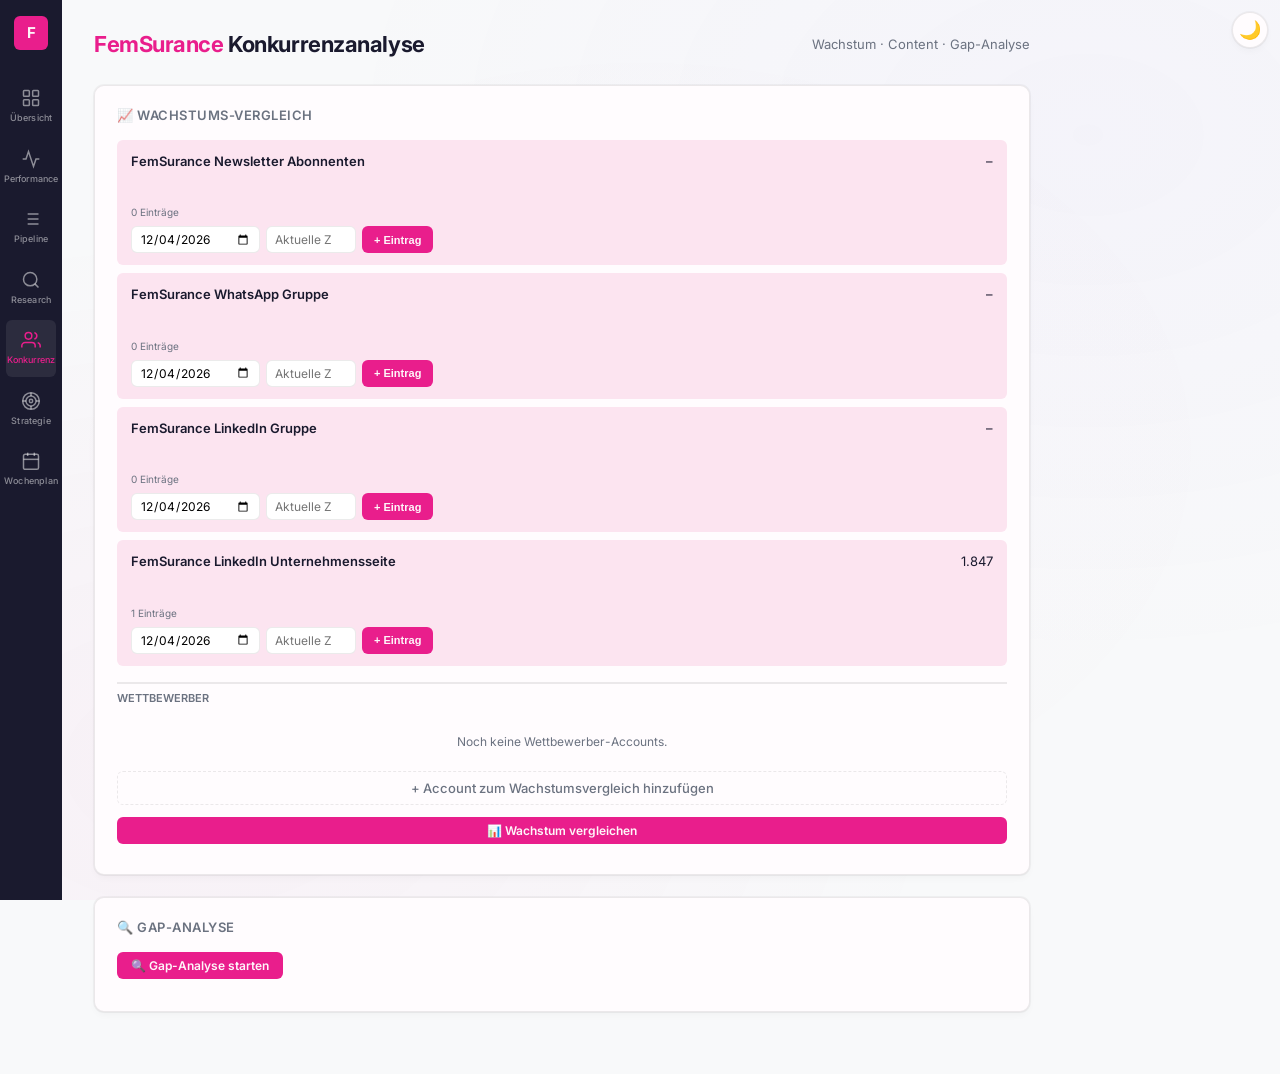
<file: konkurrenz.html>
<!DOCTYPE html>
<html lang="de">
<head>
<meta charset="UTF-8">
<meta name="viewport" content="width=device-width, initial-scale=1.0">
<title>FemSurance – Konkurrenz</title>
<link rel="preconnect" href="https://fonts.googleapis.com">
<link rel="preconnect" href="https://fonts.gstatic.com" crossorigin>
<link href="https://fonts.googleapis.com/css2?family=DM+Sans:wght@500;700&family=Inter:wght@400;500;600;700&display=swap" rel="stylesheet">
<link rel="stylesheet" href="shared.css">
<style>
/* ── Main ── */
.main { margin-left: 62px; padding: 28px 32px 40px; max-width: 1000px; }
.page-header {
  display: flex; align-items: center; justify-content: space-between;
  margin-bottom: var(--space-2xl);
}
.page-header h1 { font-size: 22px; font-weight: 700; }
.page-header h1 em { font-style: normal; color: var(--fem-pink); }
.header-meta { font-size: var(--text-md); color: var(--text-secondary); }

.card {
  background: var(--bg-card); border: 1px solid var(--border);
  border-radius: var(--radius-md); box-shadow: var(--shadow);
  padding: 20px 22px; margin-bottom: 22px; transition: box-shadow 0.2s cubic-bezier(0.32, 0.72, 0, 1);
}
.card:hover { box-shadow: 0 4px 12px rgba(0,0,0,0.1); }
.card-title {
  font-size: var(--text-md); font-weight: 600; color: var(--text-secondary);
  text-transform: uppercase; letter-spacing: 0.04em; margin-bottom: 14px;
}

/* ── Hero / Goal ── */
.hero {
  background: linear-gradient(135deg, var(--fem-pink), var(--fem-purple));
  border-radius: var(--radius-lg);
  padding: 32px 30px;
  color: var(--text-on-accent);
  margin-bottom: 22px;
}
.hero-label { font-size: var(--text-md); font-weight: 500; opacity: 0.85; margin-bottom: var(--space-sm); }
.hero-row {
  display: flex; justify-content: space-between; align-items: flex-end;
  margin-bottom: var(--space-lg);
}
.hero-value { font-size: 36px; font-weight: 700; line-height: 1; }
.hero-target { font-size: 18px; font-weight: 600; opacity: 0.8; }
.hero-track {
  width: 100%; height: 12px; background: rgba(255,255,255,0.25);
  border-radius: 6px; overflow: hidden; margin-bottom: 10px;
}
.hero-fill {
  height: 100%; background: var(--bg-card); border-radius: 6px;
  transform-origin: left center;
  transition: transform 0.6s cubic-bezier(0.32, 0.72, 0, 1);
}
.hero-diff {
  font-size: var(--text-md); opacity: 0.85; text-align: center;
}
.hero-diff strong { font-weight: 700; }

/* ── Competitor Table ── */
.comp-table { width: 100%; border-collapse: collapse; font-size: var(--text-md); }
.comp-table thead th {
  text-align: left; padding: 10px 12px; font-size: var(--text-sm); font-weight: 600;
  color: var(--text-secondary); text-transform: uppercase; letter-spacing: 0.03em;
  border-bottom: 2px solid var(--border);
}
.comp-table tbody td {
  padding: 10px 12px; border-bottom: 1px solid var(--border);
  vertical-align: middle;
}
.comp-table tbody tr:hover { background: var(--bg-secondary); }
.comp-table input {
  width: 100%; padding: 7px 10px; border: 1px solid var(--border);
  border-radius: var(--radius-sm); font-family: inherit; font-size: var(--text-md);
  color: var(--text-primary); background: var(--bg-card);
  transition: border-color 0.2s cubic-bezier(0.32, 0.72, 0, 1);
}
.comp-table input:focus { outline: none; border-color: var(--fem-pink); box-shadow: 0 0 0 3px rgba(233,30,140,0.08); }
.comp-table input[type="number"] { width: 100px; }
.comp-bar-track {
  width: 100%; height: 6px; background: var(--bg-secondary);
  border-radius: 3px; overflow: hidden;
}
.comp-bar-fill { height: 100%; border-radius: 3px; transform-origin: left center; transition: transform 0.6s cubic-bezier(0.32, 0.72, 0, 1); }
.comp-name-cell { font-weight: 600; }
.comp-highlight { background: var(--fem-pink-light) !important; }
.comp-highlight .comp-name-cell { color: var(--fem-pink); }

/* Actions */
.btn-row { display: flex; gap: 10px; margin-top: 16px; }
.btn-add {
  padding: 8px 20px; border: 1px dashed var(--border);
  border-radius: var(--radius-sm); background: var(--bg-card);
  cursor: pointer; font-family: inherit; font-size: var(--text-md);
  font-weight: 500; color: var(--text-secondary); transition: all 0.2s cubic-bezier(0.32, 0.72, 0, 1);
}
.btn-add:hover { border-color: var(--fem-pink); color: var(--fem-pink); }
.btn-add:focus-visible { outline: 2px solid var(--fem-pink); outline-offset: 2px; }
.btn-add:disabled { opacity: 0.5; cursor: not-allowed; }
.btn-remove {
  padding: 4px 10px; border: none; background: none;
  cursor: pointer; font-size: var(--text-xl); color: var(--text-secondary);
  transition: color 0.2s cubic-bezier(0.32, 0.72, 0, 1); border-radius: var(--radius-sm);
}
.btn-remove:hover { color: var(--color-danger); background: var(--color-danger-bg); }
.btn-remove:focus-visible { outline: 2px solid var(--fem-pink); outline-offset: 2px; }
.btn-remove:disabled { opacity: 0.5; cursor: not-allowed; }

/* Save indicator */
.save-indicator {
  font-size: var(--text-base); color: var(--color-success); font-weight: 500;
  opacity: 0; transition: opacity 0.3s cubic-bezier(0.32, 0.72, 0, 1);
  margin-left: auto;
}
.save-indicator.show { opacity: 1; }
/* -- Dark Mode (page-specific) -- */
body.dark-mode .comp-highlight { background: rgba(233,30,140,0.15); }
body.dark-mode .ca-result { background: rgba(124,58,237,0.15); }
/* Content-Analyse */
.comp-analyse { padding:14px; background:var(--bg-secondary); border-radius:var(--radius-sm); margin:8px 0; display:none; }
.comp-analyse.open { display:block; }
.ca-post { border:1px solid var(--border); border-radius:var(--radius-sm); padding:10px; margin-bottom: var(--space-sm); background:var(--bg-card); }
.ca-post textarea { width:100%; padding:6px 8px; border:1px solid var(--border); border-radius:var(--radius-sm); font-family:inherit; font-size:var(--text-base); min-height:40px; resize:vertical; }
.ca-post textarea:focus { outline:none; border-color:var(--fem-pink); box-shadow: 0 0 0 3px rgba(233,30,140,0.08); }
.ca-post select, .ca-post input { padding:4px 8px; border:1px solid var(--border); border-radius:var(--radius-sm); font-family:inherit; font-size:var(--text-sm); }
.ca-post select:focus, .ca-post input:focus { outline:none; border-color:var(--fem-pink); box-shadow: 0 0 0 3px rgba(233,30,140,0.08); }
.ca-row { display:flex; gap:6px; margin-top:6px; flex-wrap:wrap; align-items:center; }
.ca-btn { padding:5px 12px; border:1px dashed var(--border); border-radius:var(--radius-sm); background:none; cursor:pointer; font-family:inherit; font-size:var(--text-sm); color:var(--text-secondary); transition:all 0.15s cubic-bezier(0.32, 0.72, 0, 1); }
.ca-btn:hover { border-color:var(--fem-pink); color:var(--fem-pink); }
.ca-btn:focus-visible { outline: 2px solid var(--fem-pink); outline-offset: 2px; }
.ca-btn:disabled { opacity: 0.5; cursor: not-allowed; }
.ca-btn-pink { padding:6px 14px; border:none; border-radius:var(--radius-sm); background:var(--fem-pink); color:var(--text-on-accent); font-family:inherit; font-size:var(--text-base); font-weight:600; cursor:pointer; transition:all 0.15s cubic-bezier(0.32, 0.72, 0, 1); }
.ca-btn-pink:hover { opacity:0.9; }
.ca-btn-pink:focus-visible { outline: 2px solid var(--fem-pink); outline-offset: 2px; }
.ca-btn-pink:disabled { opacity:0.5; cursor:not-allowed; }
.ca-profile { display:grid; grid-template-columns:repeat(3,1fr); gap: var(--space-sm); margin-top:10px; }
.ca-profile-item { background:var(--bg-card); border-radius:var(--radius-sm); padding:8px; text-align:center; font-size:var(--text-sm); }
.ca-profile-item strong { display:block; color:var(--fem-pink); font-size:var(--text-md); }
.ca-result { margin-top:10px; padding:12px; background:var(--fem-purple-light); border-radius:var(--radius-sm); font-size:var(--text-base); line-height:1.6; }
.gap-output { margin-top:14px; padding:18px; background:var(--bg-secondary); border-radius:var(--radius-md); font-size:var(--text-md); line-height:1.7; white-space:pre-wrap; }
.gap-actions { display:flex; gap: var(--space-sm); margin-top:12px; }
.gap-btn { padding:8px 16px; border:1px solid var(--border); border-radius:var(--radius-sm); background:var(--bg-card); cursor:pointer; font-family:inherit; font-size:var(--text-base); font-weight:600; color:var(--text-secondary); transition:all 0.2s cubic-bezier(0.32, 0.72, 0, 1); }
.gap-btn:hover { border-color:var(--fem-pink); color:var(--fem-pink); }
.gap-btn:focus-visible { outline: 2px solid var(--fem-pink); outline-offset: 2px; }
.gap-btn:disabled { opacity: 0.5; cursor: not-allowed; }
.gap-btn.success { background:var(--color-success-bg); color:var(--color-success); border-color:var(--color-success); }

/* Growth */
.growth-account { padding:12px 14px; background:var(--bg-secondary); border-radius:var(--radius-sm); margin-bottom: var(--space-sm); }
.growth-header { display:flex; align-items:center; justify-content:space-between; margin-bottom:6px; }
.growth-name { font-weight:600; font-size:var(--text-md); }
.growth-badge { display:inline-block; padding:2px 8px; border-radius:var(--radius-md); font-size:var(--text-sm); font-weight:600; }
.growth-pos { background:var(--color-success-bg); color:var(--color-success); }
.growth-neg { background:var(--color-danger-bg); color:var(--color-danger); }
.growth-spark { width:120px; height:24px; }
.growth-spark svg { width:100%; height:100%; }
.growth-add { display:flex; gap:6px; margin-top:6px; }
.growth-add input { padding:4px 8px; border:1px solid var(--border); border-radius:var(--radius-sm); font-size:var(--text-base); font-family:inherit; }
.growth-add input:focus { outline:none; border-color:var(--fem-pink); box-shadow: 0 0 0 3px rgba(233,30,140,0.08); }
.growth-add button { padding:4px 12px; border:none; border-radius:var(--radius-sm); background:var(--fem-pink); color:var(--text-on-accent); font-size:var(--text-sm); font-weight:600; cursor:pointer; transition:opacity 0.15s; }
.growth-add button:hover { opacity:0.9; }
.growth-add button:focus-visible { outline: 2px solid var(--fem-pink); outline-offset: 2px; }
.growth-add button:disabled { opacity: 0.5; cursor: not-allowed; }

/* ── Extracted utility classes ── */
.mt-10 { margin-top:10px; }
.mt-12 { margin-top:12px; }
.w-full { width:100%; }
.text-hint { font-size:11px; color:var(--text-secondary); }
.text-muted-sm { font-size:12px; color:var(--text-secondary); }
.text-muted-xs { font-size:10px; color:var(--text-secondary); margin:4px 0; }
.section-label-pink { font-size:11px; font-weight:600; color:var(--fem-pink); text-transform:uppercase; margin-bottom:8px; }
.section-label-muted { font-size:11px; font-weight:600; color:var(--text-secondary); text-transform:uppercase; }
.separator { border-top:2px solid var(--border); margin:16px 0; padding-top:4px; }
.empty-state { padding:10px; color:var(--text-secondary); font-size:12px; }
.flex-center-gap { display:flex; align-items:center; gap:10px; margin-bottom:12px; }
.flex-gap-sm { display:flex; gap:8px; margin-bottom:8px; }
.flex-gap-sm-flat { display:flex; gap:8px; }
.input-inline { padding:7px 10px; border:1px solid var(--border); border-radius:var(--radius-sm); font-family:inherit; font-size:13px; }
.input-narrow-60 { width:60px; }
.input-narrow-120 { width:120px; }
.inline-form-box { padding:12px; background:var(--bg-secondary); border-radius:var(--radius-sm); margin-top:8px; }
.btn-remove-inline { border:none; background:none; cursor:pointer; color:var(--text-secondary); transition:color 0.15s; }
.btn-remove-inline:hover { color:var(--color-danger); }
.btn-remove-inline:focus-visible { outline: 2px solid var(--fem-pink); outline-offset: 2px; }
.chart-wrapper { height:120px; background:var(--bg-secondary); border-radius:var(--radius-sm); padding:10px; }
.legend-row { display:flex; gap:10px; flex-wrap:wrap; margin-top:8px; }
.legend-item { font-size:11px; display:flex; align-items:center; gap:4px; }
.svg-full { width:100%; height:100%; }
.actions-inline { margin-top:6px; }

</style>
</head>
<body>
<button class="dm-toggle" id="dmToggle" title="Dark Mode" aria-label="Dark Mode umschalten">🌙</button>
<script src="shared.js"></script>

<!-- ══════════ Left Navigation ══════════ -->
<nav class="nav-left" role="navigation" aria-label="Hauptnavigation">
  <div class="nav-logo">F</div>
  <ul class="nav-links">
    <a href="dashboard.html">
      <svg viewBox="0 0 24 24"><rect x="3" y="3" width="7" height="7" rx="1"/><rect x="14" y="3" width="7" height="7" rx="1"/><rect x="3" y="14" width="7" height="7" rx="1"/><rect x="14" y="14" width="7" height="7" rx="1"/></svg>
      Übersicht
    </a>
    <a href="performance.html">
      <svg viewBox="0 0 24 24"><polyline points="22 12 18 12 15 21 9 3 6 12 2 12"/></svg>
      Performance
    </a>
    <a href="pipeline.html">
      <svg viewBox="0 0 24 24"><line x1="8" y1="6" x2="21" y2="6"/><line x1="8" y1="12" x2="21" y2="12"/><line x1="8" y1="18" x2="21" y2="18"/><line x1="3" y1="6" x2="3.01" y2="6"/><line x1="3" y1="12" x2="3.01" y2="12"/><line x1="3" y1="18" x2="3.01" y2="18"/></svg>
      Pipeline
    </a>
    <a href="research.html">
      <svg viewBox="0 0 24 24"><circle cx="11" cy="11" r="8"/><line x1="21" y1="21" x2="16.65" y2="16.65"/></svg>
      Research
    </a>
    <a href="konkurrenz.html" class="active">
      <svg viewBox="0 0 24 24"><path d="M17 21v-2a4 4 0 0 0-4-4H5a4 4 0 0 0-4 4v2"/><circle cx="9" cy="7" r="4"/><path d="M23 21v-2a4 4 0 0 0-3-3.87"/><path d="M16 3.13a4 4 0 0 1 0 7.75"/></svg>
      Konkurrenz
    </a>
    <a href="strategie.html">
      <svg viewBox="0 0 24 24"><circle cx="12" cy="12" r="10"/><circle cx="12" cy="12" r="6"/><circle cx="12" cy="12" r="2"/><line x1="12" y1="2" x2="12" y2="6"/><line x1="12" y1="18" x2="12" y2="22"/><line x1="2" y1="12" x2="6" y2="12"/><line x1="18" y1="12" x2="22" y2="12"/></svg>
      Strategie
    </a>
    <a href="wochenplan.html">
      <svg viewBox="0 0 24 24"><rect x="3" y="4" width="18" height="18" rx="2" ry="2"/><line x1="16" y1="2" x2="16" y2="6"/><line x1="8" y1="2" x2="8" y2="6"/><line x1="3" y1="10" x2="21" y2="10"/></svg>
      Wochenplan
    </a>
  </ul>
</nav>

<!-- ══════════ Main Content ══════════ -->
<main class="main">

  <div class="page-header fade-up">
    <h1><em>FemSurance</em> Konkurrenzanalyse</h1>
    <div class="header-meta">Wachstum · Content · Gap-Analyse</div>
  </div>

  <!-- Wachstums-Vergleich -->
  <div class="card fade-up">
    <div class="card-title">📈 Wachstums-Vergleich</div>
    <div id="growthContent"></div>
  </div>

  <!-- Gap-Analyse -->
  <div class="card fade-up">
    <div class="card-title">🔍 Gap-Analyse</div>
    <div class="flex-center-gap">
      <button class="ca-btn-pink" id="gapBtn">🔍 Gap-Analyse starten</button>
      <span class="text-hint" id="gapTimestamp"></span>
    </div>
    <div id="gapOutput"></div>
    <div class="gap-actions" id="gapActions" style="display:none;">
      <button class="gap-btn" id="gapCopy">📋 Kopieren</button>
      <button class="gap-btn" id="gapToResearch">→ Research übernehmen</button>
      <button class="gap-btn" id="gapToWP">→ Wochenplan übernehmen</button>
    </div>
  </div>

</main>

<script>
// ══════════ Shared data: { femFollower, goal, accounts } ══════════
const STORAGE_KEY = 'fem_konkurrenz_data';
const DEFAULTS = { femFollower: 1847, goal: 2500, gruppeMembers: 0, gruppePostsPerWeek: 0, whatsappMembers: 0, whatsappPostsPerWeek: 0, newsletterSubscribers: 0, newsletterGoal: 0 };

const defaultAccounts = [
  { name: '', followers: '', engagement: '', postsWeek: '' },
  { name: '', followers: '', engagement: '', postsWeek: '' },
];

function loadData() {
  try {
    const raw = localStorage.getItem(STORAGE_KEY);
    if (raw) {
      const d = JSON.parse(raw);
      // Migration: if old array format, convert
      if (Array.isArray(d)) {
        const fem = d.find(a => a.isFem);
        return {
          femFollower: (fem && parseInt(fem.followers)) || DEFAULTS.femFollower,
          goal: (fem && parseInt(fem.goal)) || DEFAULTS.goal,
          accounts: d.filter(a => !a.isFem).map(a => ({ name: a.name || '', followers: a.followers || '', engagement: a.engagement || '', postsWeek: a.postsWeek || '' }))
        };
      }
      return {
        femFollower: d.femFollower ?? DEFAULTS.femFollower,
        goal: d.goal ?? DEFAULTS.goal,
        gruppeMembers: d.gruppeMembers ?? DEFAULTS.gruppeMembers,
        gruppePostsPerWeek: d.gruppePostsPerWeek ?? DEFAULTS.gruppePostsPerWeek,
        whatsappMembers: d.whatsappMembers ?? DEFAULTS.whatsappMembers,
        whatsappPostsPerWeek: d.whatsappPostsPerWeek ?? DEFAULTS.whatsappPostsPerWeek,
        newsletterSubscribers: d.newsletterSubscribers ?? DEFAULTS.newsletterSubscribers,
        newsletterGoal: d.newsletterGoal ?? DEFAULTS.newsletterGoal,
        accounts: d.accounts || JSON.parse(JSON.stringify(defaultAccounts))
      };
    }
  } catch(e) { console.warn('Daten-Ladefehler:', e.message); }
  return { ...DEFAULTS, accounts: JSON.parse(JSON.stringify(defaultAccounts)) };
}

function saveData(data) {
  localStorage.setItem(STORAGE_KEY, JSON.stringify(data));
}

// (Hero + table removed — goals managed in strategie.html)

// Sync goals from strategie.html on page load
try {
  const strat = JSON.parse(localStorage.getItem('fem_strategie') || '{}');
  if (strat.ziele) {
    const data = loadData();
    let changed = false;
    if (strat.ziele.goal && parseInt(strat.ziele.goal) > 0) { data.goal = parseInt(strat.ziele.goal); changed = true; }
    if (strat.ziele.gruppeGoal && parseInt(strat.ziele.gruppeGoal) > 0) { data.gruppeGoal = parseInt(strat.ziele.gruppeGoal); changed = true; }
    if (strat.ziele.whatsappGoal && parseInt(strat.ziele.whatsappGoal) > 0) { data.whatsappGoal = parseInt(strat.ziele.whatsappGoal); changed = true; }
    if (strat.ziele.newsletterGoal && parseInt(strat.ziele.newsletterGoal) > 0) { data.newsletterGoal = parseInt(strat.ziele.newsletterGoal); changed = true; }
    if (changed) saveData(data);
  }
} catch(e) { console.warn('Daten-Ladefehler:', e.message); }

// ══════════ WACHSTUMS-VERGLEICH ══════════
let growthData = JSON.parse(localStorage.getItem('fem_growth_history') || '{"accounts":[]}');
// Migration from old format
if (!growthData.accounts && typeof growthData === 'object') {
  const migrated = { accounts: [] };
  Object.entries(growthData).forEach(([name, entries]) => {
    if (Array.isArray(entries)) migrated.accounts.push({ name, entries });
  });
  growthData = migrated;
}
function saveGrowth() { localStorage.setItem('fem_growth_history', JSON.stringify(growthData)); }

function sparkGrowth(entries, color) {
  if (entries.length < 2) return '';
  const vals = entries.map(e => e.followers);
  const max = Math.max(...vals), min = Math.min(...vals);
  const range = max - min || 1;
  const pts = vals.map((v, i) => `${i * (100 / (vals.length - 1))},${22 - ((v - min) / range) * 20}`).join(' ');
  return `<svg viewBox="0 0 100 24" preserveAspectRatio="none"><polyline points="${pts}" fill="none" stroke="${color || '#E91E8C'}" stroke-width="2" stroke-linecap="round"/></svg>`;
}

// 4 FemSurance channels as fixed growth accounts
const FEM_CHANNELS = [
  { key: 'femFollower', name: 'FemSurance LinkedIn Unternehmensseite', kdField: 'femFollower' },
  { key: 'gruppeMembers', name: 'FemSurance LinkedIn Gruppe', kdField: 'gruppeMembers' },
  { key: 'whatsappMembers', name: 'FemSurance WhatsApp Gruppe', kdField: 'whatsappMembers' },
  { key: 'newsletterSubscribers', name: 'FemSurance Newsletter Abonnenten', kdField: 'newsletterSubscribers' },
];

function ensureChannels() {
  const kd = loadData();
  const today = new Date().toISOString().split('T')[0];
  FEM_CHANNELS.forEach(ch => {
    let acc = growthData.accounts.find(a => a.name === ch.name);
    if (!acc) { acc = { name: ch.name, entries: [], isFemChannel: true }; growthData.accounts.unshift(acc); }
    acc.isFemChannel = true;
    const val = parseInt(kd[ch.kdField]) || 0;
    if (val > 0 && (!acc.entries.length || acc.entries[acc.entries.length - 1].date !== today)) {
      acc.entries.push({ date: today, followers: val });
    }
  });
  // Remove old single "FemSurance" entry if exists
  const oldIdx = growthData.accounts.findIndex(a => a.name === 'FemSurance' && !a.isFemChannel);
  if (oldIdx >= 0) growthData.accounts.splice(oldIdx, 1);
  saveGrowth();
}
ensureChannels();

function renderGrowth() {
  const container = document.getElementById('growthContent');
  const kd = loadData();
  let html = '';

  // Separate FemSurance channels from competitors
  const femAccounts = growthData.accounts.filter(a => a.isFemChannel);
  const compAccounts = growthData.accounts.filter(a => !a.isFemChannel);

  function renderRow(acc, ai, isFem) {
    const entries = (acc.entries || []).sort((a, b) => new Date(a.date) - new Date(b.date));
    const latest = entries.length ? entries[entries.length - 1].followers : 0;
    let growthBadge = '';
    if (entries.length >= 2) {
      const last = entries[entries.length - 1], prev = entries[entries.length - 2];
      const weeks = Math.max(1, (new Date(last.date) - new Date(prev.date)) / (7 * 86400000));
      const perWeek = Math.round((last.followers - prev.followers) / weeks);
      const cls = perWeek >= 0 ? 'growth-pos' : 'growth-neg';
      growthBadge = `<span class="growth-badge ${cls}">${perWeek >= 0 ? '+' : ''}${perWeek} / Woche</span>`;
    }
    const bgStyle = isFem ? 'background:var(--fem-pink-light);' : '';
    return `
      <div class="growth-account" data-gi="${ai}" style="${bgStyle}">
        <div class="growth-header">
          <span class="growth-name">${acc.name}${!isFem ? ` <button class="btn-remove" data-gdel="${ai}" style="margin-left:4px;">×</button>` : ''}</span>
          <span>${latest ? latest.toLocaleString('de-DE') : '–'} ${growthBadge}</span>
        </div>
        <div class="growth-spark">${sparkGrowth(entries)}</div>
        <div class="text-muted-xs">${entries.length} Einträge</div>
        <div class="growth-add">
          <input type="date" class="ga-date" value="${new Date().toISOString().split('T')[0]}">
          <input type="number" class="ga-fol" placeholder="Aktuelle Zahl" style="width:90px;">
          <button class="ga-btn" data-gadd="${ai}"${isFem ? ` data-kd="${FEM_CHANNELS.find(c=>c.name===acc.name)?.kdField||''}"` : ''}>+ Eintrag</button>
        </div>
      </div>`;
  }

  // FemSurance channels
  femAccounts.forEach(acc => {
    const ai = growthData.accounts.indexOf(acc);
    html += renderRow(acc, ai, true);
  });

  // Separator
  html += '<div class="separator"><span class="section-label-muted">Wettbewerber</span></div>';

  // Competitor accounts
  if (compAccounts.length) {
    compAccounts.forEach(acc => {
      const ai = growthData.accounts.indexOf(acc);
      html += renderRow(acc, ai, false);
    });
  } else {
    html += '<div class="empty-state">Noch keine Wettbewerber-Accounts.</div>';
  }

  // Add account button
  html += `<div id="growthAddForm" class="mt-10">
    <button class="btn-add w-full" id="growthAddBtn">+ Account zum Wachstumsvergleich hinzufügen</button>
  </div>`;

  // Compare button
  if (growthData.accounts.length >= 2) {
    html += `<button class="ca-btn-pink mt-12 w-full" id="growthCompare">📊 Wachstum vergleichen</button>`;
    html += `<div id="growthCompareChart" class="mt-10"></div>`;
  }

  container.innerHTML = html;

  // Bind entry add buttons
  container.querySelectorAll('[data-gadd]').forEach(btn => {
    btn.addEventListener('click', () => {
      const ai = parseInt(btn.dataset.gadd);
      const row = btn.closest('.growth-account');
      const date = row.querySelector('.ga-date').value;
      const fol = parseInt(row.querySelector('.ga-fol').value) || 0;
      if (!date || !fol) { alert('Bitte Datum und Zahl eintragen.'); return; }
      growthData.accounts[ai].entries.push({ date, followers: fol });
      saveGrowth();
      // Sync FemSurance channels to fem_konkurrenz_data
      const kdField = btn.dataset.kd;
      if (kdField) {
        const kd = loadData();
        kd[kdField] = fol;
        saveData(kd);
      }
      btn.textContent = '✓'; setTimeout(() => renderGrowth(), 500);
    });
  });

  // Bind delete
  container.querySelectorAll('[data-gdel]').forEach(btn => {
    btn.addEventListener('click', e => {
      e.stopPropagation();
      if (!confirm('Account entfernen?')) return;
      growthData.accounts.splice(parseInt(btn.dataset.gdel), 1);
      saveGrowth(); renderGrowth();
    });
  });

  // Add account form
  document.getElementById('growthAddBtn')?.addEventListener('click', () => {
    const form = document.getElementById('growthAddForm');
    form.innerHTML = `
      <div class="inline-form-box">
        <div class="flex-gap-sm">
          <input type="text" id="gaNewName" placeholder="Account-Name" class="input-inline" style="flex:1;">
          <input type="number" id="gaNewFol" placeholder="Aktuelle Follower" class="input-inline input-narrow-120">
        </div>
        <div class="flex-gap-sm-flat">
          <button class="ca-btn-pink" id="gaNewSave">Hinzufügen</button>
          <button class="ca-btn" id="gaNewCancel">Abbrechen</button>
        </div>
      </div>`;
    document.getElementById('gaNewName').focus();
    document.getElementById('gaNewCancel').addEventListener('click', () => renderGrowth());
    document.getElementById('gaNewSave').addEventListener('click', () => {
      const name = document.getElementById('gaNewName').value.trim();
      const fol = parseInt(document.getElementById('gaNewFol').value) || 0;
      if (!name) { alert('Bitte Account-Name eintragen.'); return; }
      if (growthData.accounts.find(a => a.name === name)) { alert('Account existiert bereits.'); return; }
      growthData.accounts.push({ name, entries: fol ? [{ date: new Date().toISOString().split('T')[0], followers: fol }] : [] });
      saveGrowth(); renderGrowth();
    });
  });

  // Compare chart
  document.getElementById('growthCompare')?.addEventListener('click', () => {
    const chart = document.getElementById('growthCompareChart');
    const colors = ['#E91E8C', '#f4afd4', '#7C3AED', '#EEEDFE', 'var(--color-info)', '#f59e0b', 'var(--color-success)', 'var(--color-danger)'];
    let allVals = [];
    growthData.accounts.forEach(a => a.entries.forEach(e => allVals.push(e.followers)));
    if (!allVals.length) { chart.innerHTML = '<div class="text-muted-sm">Noch keine Daten.</div>'; return; }
    const gMin = Math.min(...allVals), gMax = Math.max(...allVals), gRange = gMax - gMin || 1;
    let svg = '<svg viewBox="0 0 300 100" preserveAspectRatio="none" class="svg-full">';
    growthData.accounts.forEach((acc, i) => {
      const entries = (acc.entries || []).sort((a,b) => new Date(a.date) - new Date(b.date));
      if (entries.length < 2) return;
      const pts = entries.map((e, j) => `${j * (300 / (entries.length - 1))},${95 - ((e.followers - gMin) / gRange) * 90}`).join(' ');
      svg += `<polyline points="${pts}" fill="none" stroke="${colors[i % colors.length]}" stroke-width="2.5" stroke-linecap="round"/>`;
    });
    svg += '</svg>';
    let legend = growthData.accounts.map((a, i) => `<span class="legend-item"><span style="width:12px; height:3px; background:${colors[i % colors.length]}; border-radius:2px; display:inline-block;"></span>${a.name}</span>`).join('');
    chart.innerHTML = `<div class="chart-wrapper">${svg}</div><div class="legend-row">${legend}</div>`;
  });
}
renderGrowth();

// ═══════════ CONTENT-ANALYSE PRO WETTBEWERBER ══════════
// Content-Analyse is now accessible via growth accounts

function renderCompAnalyse(container, accName) {
  const content = JSON.parse(localStorage.getItem('fem_konkurrenz_content') || '{}');
  const accData = content[accName] || { posts: [] };
  const posts = accData.posts || [];

  function save() { content[accName] = accData; localStorage.setItem('fem_konkurrenz_content', JSON.stringify(content)); }

  function render() {
    let html = '<div class="section-label-pink">Top-Posts diese Woche</div>';
    posts.forEach((p, i) => {
      html += `<div class="ca-post" data-pi="${i}">
        <textarea placeholder="Post-Text / Titel...">${p.text || ''}</textarea>
        <div class="ca-row">
          <select data-f="hook"><option value="">Hook</option><option${p.hook==='Provokation'?' selected':''}>Provokation</option><option${p.hook==='Story'?' selected':''}>Story</option><option${p.hook==='Frage'?' selected':''}>Frage</option><option${p.hook==='Statistik'?' selected':''}>Statistik</option><option${p.hook==='Zitat'?' selected':''}>Zitat</option></select>
          <select data-f="format"><option value="">Format</option><option${p.format==='Carousel'?' selected':''}>Carousel</option><option${p.format==='Text'?' selected':''}>Text</option><option${p.format==='Bild'?' selected':''}>Bild</option><option${p.format==='Video'?' selected':''}>Video</option></select>
          <select data-f="ton"><option value="">Ton</option><option${p.ton==='sachlich'?' selected':''}>sachlich</option><option${p.ton==='emotional'?' selected':''}>emotional</option><option${p.ton==='motivierend'?' selected':''}>motivierend</option><option${p.ton==='fachlich'?' selected':''}>fachlich</option></select>
          <input type="number" data-f="reaktionen" value="${p.reaktionen||''}" placeholder="Reak." class="input-narrow-60">
          <input type="number" data-f="kommentare" value="${p.kommentare||''}" placeholder="Komm." class="input-narrow-60">
          <button class="btn-remove-inline" data-remove="${i}">×</button>
        </div>
      </div>`;
    });
    if (posts.length < 5) html += `<button class="ca-btn" id="caAdd_${accName}">+ Post hinzufügen</button>`;

    // Profile
    if (posts.length) {
      const hooks = {}, formats = {}, tons = {}; let reakSum = 0, kommSum = 0;
      posts.forEach(p => { if(p.hook)hooks[p.hook]=(hooks[p.hook]||0)+1; if(p.format)formats[p.format]=(formats[p.format]||0)+1; if(p.ton)tons[p.ton]=(tons[p.ton]||0)+1; reakSum+=parseInt(p.reaktionen)||0; kommSum+=parseInt(p.kommentare)||0; });
      const topHook = Object.entries(hooks).sort((a,b)=>b[1]-a[1])[0]?.[0] || '–';
      const topFmt = Object.entries(formats).sort((a,b)=>b[1]-a[1])[0]?.[0] || '–';
      const topTon = Object.entries(tons).sort((a,b)=>b[1]-a[1])[0]?.[0] || '–';
      html += `<div class="ca-profile">
        <div class="ca-profile-item"><strong>${topHook}</strong>Häufigster Hook</div>
        <div class="ca-profile-item"><strong>${topFmt}</strong>Häufigstes Format</div>
        <div class="ca-profile-item"><strong>Ø ${Math.round(reakSum/posts.length)}</strong>Reaktionen</div>
      </div>`;
      html += `<button class="ca-btn-pink mt-10" id="caScan_${accName}">🔬 Posts analysieren</button>`;
      html += `<div id="caResult_${accName}"></div>`;
    }

    // Show saved analysis
    if (accData.analyse) {
      const a = accData.analyse;
      html += `<div class="ca-result mt-10">
        <strong>Erfolgsrezept:</strong> ${a.muster?.was_funktioniert || '–'}<br>
        <strong>Top-Post:</strong> ${a.top_post?.titel || '–'} — ${a.top_post?.warum_erfolgreich || ''}<br>
        <strong>FemSurance-Chance:</strong> ${a.femsurance_chance || '–'}
        <div class="actions-inline">
          <button class="ca-btn" data-to-research="${accName}">→ Research</button>
          <button class="ca-btn" data-to-playbook="${accName}">→ Playbook</button>
        </div>
      </div>`;
    }

    container.innerHTML = html;

    // Bind events
    container.querySelectorAll('.ca-post').forEach(el => {
      const idx = parseInt(el.dataset.pi);
      el.querySelector('textarea').addEventListener('input', e => { posts[idx].text = e.target.value; save(); });
      el.querySelectorAll('select, input').forEach(inp => {
        if (inp.dataset.f) inp.addEventListener('change', () => { posts[idx][inp.dataset.f] = inp.value; save(); });
      });
    });
    container.querySelectorAll('[data-remove]').forEach(btn => {
      btn.addEventListener('click', () => { posts.splice(parseInt(btn.dataset.remove), 1); save(); render(); });
    });
    const addBtn = container.querySelector(`#caAdd_${CSS.escape(accName)}`);
    if (addBtn) addBtn.addEventListener('click', () => { posts.push({}); save(); render(); });

    // Scan button
    const scanBtn = container.querySelector(`#caScan_${CSS.escape(accName)}`);
    if (scanBtn) scanBtn.addEventListener('click', async () => {
      scanBtn.disabled = true; scanBtn.classList.add('btn-loading');
      try {
        const resp = await fetch('https://api.anthropic.com/v1/messages', {
          method:'POST', headers:{'Content-Type':'application/json','x-api-key':ANTHROPIC_API_KEY,'anthropic-version':'2023-06-01','anthropic-dangerous-direct-browser-access':'true'},
          body:JSON.stringify({model:'claude-sonnet-4-20250514',max_tokens:800,
            system: getStrategieContext() +'Analysiere diese Wettbewerber-Posts und extrahiere das Erfolgsrezept. Nutze das Competitor-Alternatives-Framework: Welchen Job to Be Done erfüllen die Posts? Was versprechen sie vs. was braucht die Zielgruppe wirklich? Wo ist die Lücke für FemSurance? Antworte NUR im JSON: {"account":"","muster":{"staerkster_hook":"","bestes_format":"","hauptthemen":[],"tonalitaet":"","was_funktioniert":"","was_fehlt":""},"top_post":{"titel":"","warum_erfolgreich":"","hook_typ":"","lerneffekt":""},"femsurance_chance":""}',
            messages:[{role:'user',content:`Account: ${accName}\nPosts:\n${posts.map(p=>`${p.text||'–'} (Hook:${p.hook||'–'}, Format:${p.format||'–'}, Reak:${p.reaktionen||0})`).join('\n')}`}]
          })
        });
        if (!resp.ok) throw new Error('API ' + resp.status);
        const data = await resp.json();
        let js = data.content[0].text.trim();
        if (js.startsWith('```')) js = js.replace(/^```(?:json)?\n?/,'').replace(/\n?```$/,'');
        accData.analyse = JSON.parse(js); save(); render();
      } catch (err) { alert('Fehler: ' + err.message); }
      scanBtn.classList.remove('btn-loading'); scanBtn.disabled = false;
    });

    // Research/Playbook buttons
    container.querySelectorAll('[data-to-research]').forEach(btn => {
      btn.addEventListener('click', () => {
        const themes = JSON.parse(localStorage.getItem('fem_research_themes') || '[]');
        if (accData.analyse?.femsurance_chance && !themes.find(t => t.thema === accData.analyse.femsurance_chance)) {
          themes.push({ thema: accData.analyse.femsurance_chance.slice(0,40), hook: accData.analyse.femsurance_chance, format: '', potenzial: 2, badge: '🏆 Top-Post-Insight' });
          localStorage.setItem('fem_research_themes', JSON.stringify(themes));
        }
        btn.textContent = '✓'; setTimeout(() => { btn.textContent = '→ Research'; }, 1500);
      });
    });
    container.querySelectorAll('[data-to-playbook]').forEach(btn => {
      btn.addEventListener('click', () => {
        const pb = JSON.parse(localStorage.getItem('fem_playbook') || '{}');
        if (!pb.was_funktioniert) pb.was_funktioniert = [];
        if (accData.analyse?.top_post?.lerneffekt) pb.was_funktioniert.push({ text: `${accName}: ${accData.analyse.top_post.lerneffekt}`, neu: true });
        localStorage.setItem('fem_playbook', JSON.stringify(pb));
        btn.textContent = '✓'; setTimeout(() => { btn.textContent = '→ Playbook'; }, 1500);
      });
    });
  }
  render();
}

// ══════════ GAP-ANALYSE ══════════
const gapSaved = localStorage.getItem('fem_gap_analyse_KW' + (Math.ceil(((new Date() - new Date(new Date().getFullYear(),0,1))/86400000+1)/7)));
if (gapSaved) { try { const d = JSON.parse(gapSaved); document.getElementById('gapOutput').innerHTML = `<div class="gap-output">${d.text.replace(/\n/g,'<br>')}</div>`; document.getElementById('gapActions').style.display = 'flex'; if (d.savedAt) document.getElementById('gapTimestamp').textContent = 'Zuletzt: ' + new Date(d.savedAt).toLocaleDateString('de-DE'); } catch(e) { console.warn('Daten-Ladefehler:', e.message); } }

document.getElementById('gapBtn').addEventListener('click', async () => {
  const btn = document.getElementById('gapBtn');
  btn.disabled = true; btn.classList.add('btn-loading');
  try {
    const parts = [];
    const data = loadData();
    parts.push(`FemSurance: ${data.femFollower} Follower`);
    if (data.accounts) parts.push('Wettbewerber:\n' + data.accounts.filter(a=>a.name).map(a=>`${a.name}: ${a.followers||'–'} Follower, ${a.engagement||'–'}% Eng.`).join('\n'));
    const content = JSON.parse(localStorage.getItem('fem_konkurrenz_content') || '{}');
    Object.entries(content).forEach(([name, d]) => {
      if (d.posts?.length) parts.push(`${name} Posts:\n` + d.posts.map(p=>p.text||'').filter(Boolean).join('\n'));
      if (d.analyse) parts.push(`${name} Analyse: ${d.analyse.muster?.was_funktioniert||''}, fehlt: ${d.analyse.muster?.was_fehlt||''}`);
    });
    try { const perf = JSON.parse(localStorage.getItem('fem_post_performance')||'{}'); const top = Object.values(perf).filter(v=>v.impressions).slice(0,5); if(top.length) parts.push('Eigene Top-Posts: ' + top.map(v=>v.impressions+' Imp.').join(', ')); } catch(e) { console.warn('Daten-Ladefehler:', e.message); }
    try { const t = JSON.parse(localStorage.getItem('fem_research_themes')||'[]'); if(t.length) parts.push('Research-Themen: ' + t.slice(0,5).map(x=>x.thema).join(', ')); } catch(e) { console.warn('Daten-Ladefehler:', e.message); }

    try { const strat = JSON.parse(localStorage.getItem('fem_strategie') || '{}'); const sp = []; if (strat.fokusThemen) sp.push('Fokus: ' + strat.fokusThemen.map(f => f.thema || f).filter(Boolean).join(', ')); if (strat.positionierung?.wirken) sp.push('Wirken: ' + strat.positionierung.wirken); if (sp.length) parts.push('## FemSurance Strategie\n' + sp.join('\n')); } catch(e) { console.warn('Daten-Ladefehler:', e.message); }

    const kwNum = Math.ceil(((new Date() - new Date(new Date().getFullYear(),0,1))/86400000+1)/7);
    const resp = await fetch('https://api.anthropic.com/v1/messages', {
      method:'POST', headers:{'Content-Type':'application/json','x-api-key':ANTHROPIC_API_KEY,'anthropic-version':'2023-06-01','anthropic-dangerous-direct-browser-access':'true'},
      body:JSON.stringify({model:'claude-sonnet-4-20250514',max_tokens:1200,
        system: getStrategieContext() +`Du bist der FemSurance Wettbewerbs-Analyst. Analysiere alle Wettbewerber-Daten und finde was NIEMAND macht.

COMPETITOR-ALTERNATIVES FRAMEWORK:
- Analysiere nicht nur WAS Wettbewerber posten, sondern welche JOBS TO BE DONE sie für ihre Zielgruppe erfüllen
- Finde die Lücke zwischen dem was Wettbewerber versprechen und was die Zielgruppe wirklich braucht
- Identifiziere "Underserved Jobs": Bedürfnisse die keine Wettbewerberin adressiert
- Bewerte jede Lücke nach: Wie groß ist die Nachfrage? Wie einfach kann FemSurance sie füllen?

Antworte in diesem Format:

🔍 GAP-ANALYSE KW ${kwNum}

WAS ALLE MACHEN:
→ [Gemeinsamkeit 1]
→ [Gemeinsamkeit 2]

WAS NIEMAND MACHT (deine Lücke!):
→ [Lücke 1] — Potenzial: hoch/mittel/niedrig
→ [Lücke 2] — Potenzial: hoch/mittel/niedrig

FEMSURANCE POSITIONIERUNG:
→ [Wie FemSurance die Lücke füllen kann]

TOP 3 SOFORT-CHANCEN:
1. [Konkrete Content-Idee + bester Blickwinkel: Schmerzpunkt/Ergebnis/Social Proof/Neugier/Dringlichkeit]
2. [Konkrete Content-Idee + Format: Text/Carousel/Video/Story]
3. [Konkrete Content-Idee + Sales-Arc möglich? Ja/Nein]

LEAD-MAGNET-CHANCE:
→ [Welche Checkliste/Guide könnte FemSurance anbieten die kein Wettbewerber hat?]

Basiere alles auf echten Daten.`,
        messages:[{role:'user',content:parts.join('\n\n')}]
      })
    });
    if (!resp.ok) throw new Error('API ' + resp.status);
    const result = await resp.json();
    const text = result.content[0].text;
    const gapKey = 'fem_gap_analyse_KW' + kwNum;
    localStorage.setItem(gapKey, JSON.stringify({ text, savedAt: new Date().toISOString() }));
    document.getElementById('gapOutput').innerHTML = `<div class="gap-output">${text.replace(/\n/g,'<br>')}</div>`;
    document.getElementById('gapActions').style.display = 'flex';
    document.getElementById('gapTimestamp').textContent = 'Zuletzt: ' + new Date().toLocaleDateString('de-DE');
  } catch (err) { alert('Fehler: ' + err.message); }
  btn.classList.remove('btn-loading'); btn.disabled = false;
});

document.getElementById('gapCopy').addEventListener('click', () => {
  navigator.clipboard.writeText(document.querySelector('.gap-output')?.textContent||'');
  const b = document.getElementById('gapCopy'); b.textContent='Kopiert ✓'; b.classList.add('success');
  setTimeout(()=>{b.textContent='📋 Kopieren';b.classList.remove('success');},2000);
});
document.getElementById('gapToResearch').addEventListener('click', () => {
  const text = document.querySelector('.gap-output')?.textContent||'';
  const chances = text.split('\n').filter(l=>l.match(/^\d\./)).map(l=>l.replace(/^\d\.\s*/,'').trim()).filter(Boolean);
  const themes = JSON.parse(localStorage.getItem('fem_research_themes')||'[]');
  chances.forEach(c => { if(!themes.find(t=>t.thema===c.slice(0,30))) themes.push({thema:c.slice(0,30),hook:c,format:'',potenzial:2,badge:'🔍 Gap-Chance'}); });
  localStorage.setItem('fem_research_themes',JSON.stringify(themes));
  const b=document.getElementById('gapToResearch');b.textContent='✓ '+chances.length+' Themen';b.classList.add('success');
  setTimeout(()=>{b.textContent='→ Research übernehmen';b.classList.remove('success');},2000);
});
document.getElementById('gapToWP').addEventListener('click', () => {
  const text = document.querySelector('.gap-output')?.textContent||'';
  const b6 = JSON.parse(localStorage.getItem('fem_wp_block6')||'{}');
  b6.text = (b6.text?b6.text+'\n\n':'') + '--- Gap-Analyse ---\n' + text;
  localStorage.setItem('fem_wp_block6',JSON.stringify(b6));
  const b=document.getElementById('gapToWP');b.textContent='Übernommen ✓';b.classList.add('success');
  setTimeout(()=>{b.textContent='→ Wochenplan übernehmen';b.classList.remove('success');},2000);
});
</script>
</body>
</html>
</file>
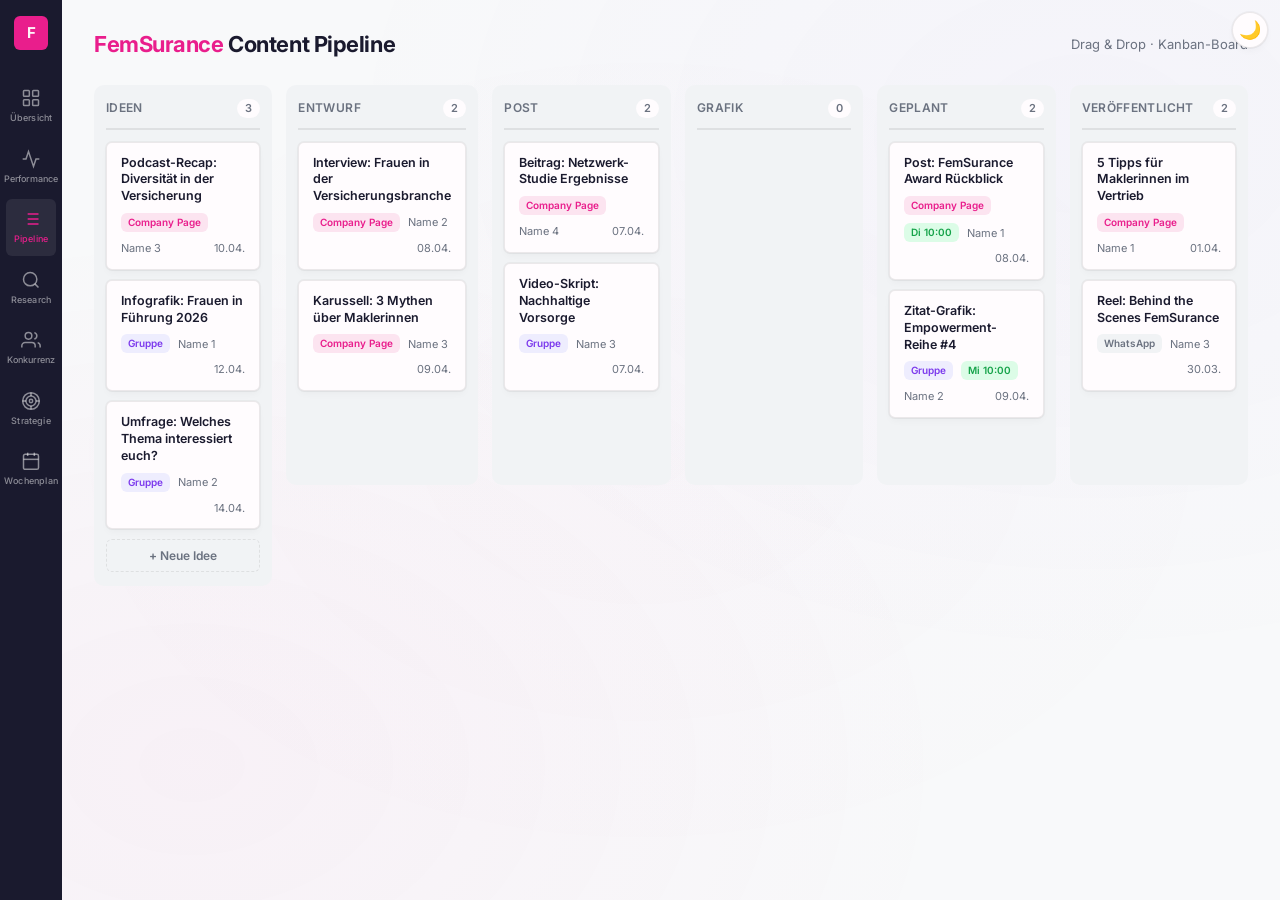
<file: pipeline.html>
<!DOCTYPE html>
<html lang="de">
<head>
<meta charset="UTF-8">
<meta name="viewport" content="width=device-width, initial-scale=1.0">
<title>FemSurance – Content Pipeline</title>
<link rel="preconnect" href="https://fonts.googleapis.com">
<link rel="preconnect" href="https://fonts.gstatic.com" crossorigin>
<link href="https://fonts.googleapis.com/css2?family=DM+Sans:wght@500;700&family=Inter:wght@400;500;600;700&display=swap" rel="stylesheet">
<link rel="stylesheet" href="shared.css">
<style>
/* ── Main ── */
.main { margin-left: 62px; padding: 28px 32px 40px; }
.page-header {
  display: flex; align-items: center; justify-content: space-between;
  margin-bottom: var(--space-2xl);
}
.page-header h1 { font-size: 22px; font-weight: 700; }
.page-header h1 em { font-style: normal; color: var(--fem-pink); }
.header-meta { font-size: var(--text-md); color: var(--text-secondary); }

/* ── Kanban ── */
.kanban-board {
  display: grid;
  grid-template-columns: repeat(6, 1fr);
  gap: 14px;
  align-items: start;
}
.kanban-col {
  background: var(--bg-secondary);
  border-radius: var(--radius-md);
  padding: 14px 12px;
  min-height: 400px;
}
.kanban-col-header {
  display: flex; align-items: center; justify-content: space-between;
  margin-bottom: var(--space-md); padding-bottom: 10px;
  border-bottom: 2px solid var(--border);
}
.kanban-col-title {
  font-size: var(--text-base); font-weight: 600; color: var(--text-secondary);
  text-transform: uppercase; letter-spacing: 0.03em;
}
.kanban-count {
  font-size: var(--text-sm); font-weight: 600; background: var(--bg-card);
  color: var(--text-secondary); border-radius: var(--radius-md); padding: 1px 8px;
}
.kanban-drop-zone {
  min-height: 60px;
}
.kanban-drop-zone.drag-over {
  background: var(--fem-pink-light);
  border-radius: var(--radius-sm);
  outline: 2px dashed var(--fem-pink-mid);
  outline-offset: -2px;
}

/* ── Kanban Card ── */
.kanban-card {
  background: var(--bg-card);
  border: 1px solid var(--border);
  border-radius: var(--radius-sm);
  padding: 12px 14px;
  margin-bottom: 10px;
  font-size: 12.5px;
  color: var(--text-primary);
  box-shadow: var(--shadow);
  cursor: grab;
  transition: box-shadow 0.2s cubic-bezier(0.32, 0.72, 0, 1), transform 0.15s cubic-bezier(0.32, 0.72, 0, 1);
  user-select: none;
}
.kanban-card:active { cursor: grabbing; }
.kanban-card.dragging {
  opacity: 0.5;
  transform: rotate(2deg);
  box-shadow: 0 8px 24px rgba(0,0,0,0.15);
}
.kanban-card-title {
  font-weight: 600; margin-bottom: 6px;
  line-height: 1.35;
}
.kanban-card-meta {
  display: flex; align-items: center; gap: var(--space-sm);
  flex-wrap: wrap; margin-top: 8px;
}
.kanban-tag {
  display: inline-block; font-size: var(--text-xs); font-weight: 600;
  padding: 2px 7px; border-radius: var(--radius-sm);
}
.tag-pink   { background: var(--fem-pink-light); color: var(--fem-pink); }
.tag-purple { background: var(--fem-purple-light); color: var(--fem-purple); }
.tag-gray   { background: var(--bg-secondary); color: var(--text-secondary); }
.tag-green  { background: var(--color-success-bg); color: var(--color-success); }
.kanban-assignee {
  font-size: var(--text-sm); color: var(--text-secondary);
}
.kanban-due {
  font-size: var(--text-sm); color: var(--text-secondary);
  margin-left: auto;
}
.kanban-card-body {
  display: none;
  margin-top: 10px; padding-top: 10px;
  border-top: 1px solid var(--border);
  font-size: var(--text-base); color: var(--text-secondary);
  line-height: 1.6; white-space: pre-wrap;
}
.kanban-card-body.open { display: block; }

/* ── Generate Button ── */
.btn-generate {
  display: block;
  width: 100%;
  margin-top: 10px;
  padding: 8px 14px;
  border: none;
  border-radius: var(--radius-sm);
  background: linear-gradient(135deg, var(--fem-pink), var(--fem-purple));
  color: var(--text-on-accent);
  font-family: inherit;
  font-size: var(--text-base);
  font-weight: 600;
  cursor: pointer;
  transition: opacity 0.2s cubic-bezier(0.32, 0.72, 0, 1), transform 0.15s cubic-bezier(0.32, 0.72, 0, 1);
}
.btn-generate:hover { opacity: 0.9; transform: translateY(-1px); }
.btn-generate:focus-visible { outline: 2px solid var(--fem-pink); outline-offset: 2px; }
.btn-generate:disabled { opacity: 0.5; cursor: not-allowed; }
.btn-generate.loading {
  opacity: 0.6;
  cursor: not-allowed;
  pointer-events: none;
  background: linear-gradient(135deg, #b0b0b0, #888);
}

/* ── Generated Content Textarea ── */
.gen-textarea {
  width: 100%;
  min-height: 180px;
  margin-top: 10px;
  padding: 10px 12px;
  border: 1px solid var(--border);
  border-radius: var(--radius-sm);
  font-family: 'Inter', sans-serif;
  font-size: 11.5px;
  line-height: 1.55;
  color: var(--text-primary);
  background: var(--bg-secondary);
  resize: vertical;
}
.gen-textarea:focus {
  outline: none;
  border-color: var(--fem-pink);
  box-shadow: 0 0 0 2px var(--fem-pink-light);
}

/* ── Character Counter ── */
.char-counter {
  font-size: 10.5px;
  font-weight: 600;
  padding: 2px 6px;
  border-radius: 3px;
}
.char-counter.in-range { color: var(--color-success); background: var(--color-success-bg); }
.char-counter.out-range { color: var(--color-danger); background: #fee2e2; }

.platform-counters {
  display: flex;
  gap: var(--space-sm);
  flex-wrap: wrap;
  margin-top: 8px;
}
.platform-counters .platform-label {
  font-size: var(--text-xs);
  color: var(--text-secondary);
  font-weight: 500;
}

/* ── Save Draft Button ── */
.btn-save-draft {
  display: block;
  width: 100%;
  margin-top: 10px;
  padding: 8px 14px;
  border: 1px solid var(--fem-pink);
  border-radius: var(--radius-sm);
  background: var(--fem-pink-light);
  color: var(--fem-pink);
  font-family: inherit;
  font-size: var(--text-base);
  font-weight: 600;
  cursor: pointer;
  transition: background 0.2s cubic-bezier(0.32, 0.72, 0, 1), color 0.2s cubic-bezier(0.32, 0.72, 0, 1);
}
.btn-save-draft:hover {
  background: var(--fem-pink);
  color: var(--text-on-accent);
}
.btn-save-draft:focus-visible { outline: 2px solid var(--fem-pink); outline-offset: 2px; }
.btn-save-draft:disabled { opacity: 0.5; cursor: not-allowed; }

/* ── Format Badges ── */
.format-badges {
  display: inline-flex;
  gap: var(--space-xs);
  margin-left: 6px;
  font-size: var(--text-md);
  vertical-align: middle;
}
.format-badges span {
  cursor: default;
}

/* ── Modal ── */
.modal-overlay {
  display: none; position: fixed; inset: 0;
  background: rgba(0,0,0,0.35); z-index: 500;
  align-items: center; justify-content: center;
}
.modal-overlay.open { display: flex; }
.modal {
  background: var(--bg-card);
  border-radius: var(--radius-lg);
  box-shadow: 0 20px 60px rgba(0,0,0,0.18);
  padding: 28px 30px;
  width: 380px; max-width: 90vw;
}
.modal h3 {
  font-size: var(--text-xl); font-weight: 700; margin-bottom: 6px;
}
.modal p {
  font-size: var(--text-md); color: var(--text-secondary); margin-bottom: 18px;
}
.slot-grid {
  display: grid; grid-template-columns: 1fr 1fr; gap: var(--space-sm);
  margin-bottom: 18px;
}
.slot-btn {
  padding: 10px 14px; border: 1px solid var(--border);
  border-radius: var(--radius-sm); background: var(--bg-card);
  cursor: pointer; font-family: inherit; font-size: var(--text-md);
  font-weight: 500; color: var(--text-primary);
  transition: all 0.2s cubic-bezier(0.32, 0.72, 0, 1); text-align: left;
}
.slot-btn:hover {
  border-color: var(--fem-pink); background: var(--fem-pink-light);
}
.slot-btn:focus-visible { outline: 2px solid var(--fem-pink); outline-offset: 2px; }
.slot-btn:disabled { opacity: 0.5; cursor: not-allowed; }
.slot-btn .slot-day { font-weight: 600; }
.slot-btn .slot-ch { font-size: var(--text-sm); color: var(--text-secondary); margin-top: 1px; }
.modal-actions {
  display: flex; justify-content: flex-end; gap: var(--space-sm);
}
.btn-cancel {
  padding: 8px 18px; border: 1px solid var(--border);
  border-radius: var(--radius-sm); background: var(--bg-card);
  cursor: pointer; font-family: inherit; font-size: var(--text-md);
  color: var(--text-secondary); transition: all 0.2s cubic-bezier(0.32, 0.72, 0, 1);
}
.btn-cancel:hover { background: var(--bg-secondary); }
.btn-cancel:focus-visible { outline: 2px solid var(--fem-pink); outline-offset: 2px; }
.btn-cancel:disabled { opacity: 0.5; cursor: not-allowed; }
/* ── New Idea Button + Form ── */
.btn-new-idea {
  display: block; width: 100%; margin-top: 8px;
  padding: 8px 12px; border: 1px dashed var(--border);
  border-radius: var(--radius-sm); background: none;
  cursor: pointer; font-family: inherit; font-size: var(--text-base);
  font-weight: 600; color: var(--text-secondary);
  transition: all 0.2s cubic-bezier(0.32, 0.72, 0, 1);
}
.btn-new-idea:hover { border-color: var(--fem-pink); color: var(--fem-pink); }
.btn-new-idea:focus-visible { outline: 2px solid var(--fem-pink); outline-offset: 2px; }
.btn-new-idea:disabled { opacity: 0.5; cursor: not-allowed; }
.new-idea-form {
  background: var(--bg-card); border: 1px solid var(--fem-pink);
  border-radius: var(--radius-sm); padding: 12px; margin-top: 8px;
}
.new-idea-form input, .new-idea-form select {
  width: 100%; padding: 7px 10px; border: 1px solid var(--border);
  border-radius: var(--radius-sm); font-family: inherit; font-size: var(--text-base);
  color: var(--text-primary); margin-bottom: var(--space-sm);
}
.new-idea-form input:focus, .new-idea-form select:focus {
  outline: none; border-color: var(--fem-pink); box-shadow: 0 0 0 3px rgba(233,30,140,0.08);
}
.new-idea-btns { display: flex; gap: 6px; }
.new-idea-btns button {
  flex: 1; padding: 7px 10px; border-radius: var(--radius-sm);
  font-family: inherit; font-size: var(--text-base); font-weight: 600;
  cursor: pointer; border: none; transition: opacity 0.2s cubic-bezier(0.32, 0.72, 0, 1);
}
.new-idea-btns .btn-create {
  background: var(--fem-pink); color: var(--text-on-accent);
}
.new-idea-btns .btn-create:hover { opacity: 0.9; }
.new-idea-btns .btn-create:focus-visible { outline: 2px solid var(--fem-pink); outline-offset: 2px; }
.new-idea-btns .btn-create:disabled { opacity: 0.5; cursor: not-allowed; }
.new-idea-btns .btn-abort {
  background: var(--bg-secondary); color: var(--text-secondary);
  border: 1px solid var(--border);
}
.new-idea-btns .btn-abort:hover { background: var(--border); }
.new-idea-btns .btn-abort:focus-visible { outline: 2px solid var(--fem-pink); outline-offset: 2px; }
.new-idea-btns .btn-abort:disabled { opacity: 0.5; cursor: not-allowed; }

/* ── Card Detail Modal ── */
.card-modal-overlay {
  display: flex; position: fixed; inset: 0;
  background: rgba(0,0,0,0.45); z-index: 600;
  align-items: center; justify-content: center;
}
.card-modal {
  background: var(--bg-card);
  border-radius: var(--radius-lg);
  box-shadow: 0 20px 60px rgba(0,0,0,0.22);
  padding: 28px 30px;
  width: 520px; max-width: 92vw; max-height: 85vh;
  overflow-y: auto;
  overflow-x: visible;
}
.card-modal select {
  position: relative;
  z-index: 10;
  -webkit-appearance: menulist;
  appearance: menulist;
  pointer-events: auto;
}
.card-modal h3 { font-size: var(--text-lg); font-weight: 700; margin-bottom: var(--space-lg); color: var(--text-primary); }
.card-modal .cm-field { margin-bottom: 14px; }
.card-modal .cm-label {
  font-size: var(--text-sm); font-weight: 600; color: var(--text-secondary);
  text-transform: uppercase; letter-spacing: 0.03em; margin-bottom: 4px;
}
.card-modal input[type="text"], .card-modal input[type="date"],
.card-modal select, .card-modal textarea {
  width: 100%; padding: 8px 12px; border: 1px solid var(--border);
  border-radius: var(--radius-sm); font-family: inherit; font-size: var(--text-md);
  color: var(--text-primary); background: var(--bg-card); transition: border-color 0.2s cubic-bezier(0.32, 0.72, 0, 1);
}
.card-modal input:focus, .card-modal select:focus, .card-modal textarea:focus {
  outline: none; border-color: var(--fem-pink); box-shadow: 0 0 0 3px rgba(233,30,140,0.08);
}
.card-modal textarea { min-height: 140px; resize: vertical; line-height: 1.55; }
.card-modal .cm-row { display: flex; gap: var(--space-md); }
.card-modal .cm-row > * { flex: 1; }
.card-modal .cm-badge {
  display: inline-block; padding: 3px 10px; border-radius: var(--radius-sm);
  font-size: var(--text-sm); font-weight: 600; margin-bottom: 14px;
}
.cm-actions {
  display: flex; gap: var(--space-sm); margin-top: 18px; align-items: center;
}
.cm-actions .btn-save-modal {
  padding: 9px 22px; border: none; border-radius: var(--radius-sm);
  background: var(--fem-pink); color: var(--text-on-accent);
  font-family: inherit; font-size: var(--text-md); font-weight: 600;
  cursor: pointer; transition: opacity 0.2s cubic-bezier(0.32, 0.72, 0, 1);
}
.cm-actions .btn-save-modal:hover { opacity: 0.9; }
.cm-actions .btn-save-modal:focus-visible { outline: 2px solid var(--fem-pink); outline-offset: 2px; }
.cm-actions .btn-save-modal:disabled { opacity: 0.5; cursor: not-allowed; }
.cm-actions .btn-close-modal {
  padding: 9px 22px; border: 1px solid var(--border);
  border-radius: var(--radius-sm); background: var(--bg-card);
  font-family: inherit; font-size: var(--text-md); font-weight: 500;
  color: var(--text-secondary); cursor: pointer; transition: all 0.2s cubic-bezier(0.32, 0.72, 0, 1);
}
.cm-actions .btn-close-modal:hover { background: var(--bg-secondary); }
.cm-actions .btn-close-modal:focus-visible { outline: 2px solid var(--fem-pink); outline-offset: 2px; }
.cm-actions .btn-close-modal:disabled { opacity: 0.5; cursor: not-allowed; }
.cm-actions .btn-delete-modal {
  margin-left: auto;
  padding: 9px 18px; border: 1px solid var(--color-danger);
  border-radius: var(--radius-sm); background: var(--bg-card);
  font-family: inherit; font-size: var(--text-base); font-weight: 600;
  color: var(--color-danger); cursor: pointer; transition: all 0.2s cubic-bezier(0.32, 0.72, 0, 1);
}
.cm-actions .btn-delete-modal:hover { background: var(--color-danger-bg); }
.cm-actions .btn-delete-modal:focus-visible { outline: 2px solid var(--fem-pink); outline-offset: 2px; }
.cm-actions .btn-delete-modal:disabled { opacity: 0.5; cursor: not-allowed; }

/* ── Generate Prep Modal ── */
.gen-prep-overlay {
  display: none; position: fixed; inset: 0;
  background: rgba(0,0,0,0.4); z-index: 550;
  align-items: center; justify-content: center;
}
.gen-prep-overlay.open { display: flex; }
.gen-prep {
  background: var(--bg-card);
  border-radius: var(--radius-lg);
  box-shadow: 0 20px 60px rgba(0,0,0,0.2);
  padding: 24px 28px; width: 440px; max-width: 92vw;
}
.gen-prep h3 { font-size: 15px; font-weight: 700; margin-bottom: 4px; }
.gen-prep .gen-prep-sub { font-size: 12.5px; color: var(--text-secondary); margin-bottom: var(--space-lg); }
.gen-prep .gp-field { margin-bottom: var(--space-md); }
.gen-prep .gp-label { font-size: var(--text-sm); font-weight: 600; color: var(--text-secondary); text-transform: uppercase; letter-spacing: 0.03em; margin-bottom: 4px; }
.gen-prep textarea, .gen-prep input[type="url"] {
  width: 100%; padding: 8px 12px; border: 1px solid var(--border);
  border-radius: var(--radius-sm); font-family: inherit; font-size: var(--text-md);
  color: var(--text-primary); transition: border-color 0.2s cubic-bezier(0.32, 0.72, 0, 1);
}
.gen-prep textarea { min-height: 80px; resize: vertical; line-height: 1.5; }
.gen-prep textarea:focus, .gen-prep input:focus { outline: none; border-color: var(--fem-pink); box-shadow: 0 0 0 3px rgba(233,30,140,0.08); }
.gen-prep-btns { display: flex; gap: var(--space-sm); margin-top: 16px; }
.gen-prep-btns .btn-gen-go {
  padding: 9px 22px; border: none; border-radius: var(--radius-sm);
  background: var(--fem-pink); color: var(--text-on-accent);
  font-family: inherit; font-size: var(--text-md); font-weight: 600;
  cursor: pointer; transition: opacity 0.2s cubic-bezier(0.32, 0.72, 0, 1);
}
.gen-prep-btns .btn-gen-go:hover { opacity: 0.9; }
.gen-prep-btns .btn-gen-go:focus-visible { outline: 2px solid var(--fem-pink); outline-offset: 2px; }
.gen-prep-btns .btn-gen-go:disabled { opacity: 0.5; cursor: not-allowed; }
.gen-prep-btns .btn-gen-cancel {
  padding: 9px 22px; border: 1px solid var(--border);
  border-radius: var(--radius-sm); background: var(--bg-card);
  font-family: inherit; font-size: var(--text-md); color: var(--text-secondary);
  cursor: pointer; transition: all 0.2s cubic-bezier(0.32, 0.72, 0, 1);
}
.gen-prep-btns .btn-gen-cancel:hover { background: var(--bg-secondary); }
.gen-prep-btns .btn-gen-cancel:focus-visible { outline: 2px solid var(--fem-pink); outline-offset: 2px; }
.gen-prep-btns .btn-gen-cancel:disabled { opacity: 0.5; cursor: not-allowed; }

/* ── Grafik Preview on Cards ── */
.card-begruendung {
  font-size: 10.5px; color: var(--text-secondary); font-style: italic;
  margin-top: 6px; line-height: 1.4;
}
.grafik-thumb {
  width: 100%; max-height: 100px; object-fit: cover;
  border-radius: var(--radius-sm); margin-top: 8px; display: block;
}
/* ── Grafik Section in Modal ── */
.cm-grafik-section {
  display: none; margin-top: 4px; padding: 16px;
  background: var(--bg-secondary); border-radius: var(--radius-sm);
}
.cm-grafik-section.open { display: block; }
.cm-canva-row {
  display: flex; gap: var(--space-sm); align-items: flex-end; margin-bottom: var(--space-md);
}
.cm-canva-row input { flex: 1; }
.cm-canva-row .btn-canva-open {
  padding: 8px 14px; border: 1px solid var(--fem-pink); border-radius: var(--radius-sm);
  background: var(--bg-card); color: var(--fem-pink); font-family: inherit;
  font-size: var(--text-base); font-weight: 600; cursor: pointer; white-space: nowrap;
  transition: all 0.2s cubic-bezier(0.32, 0.72, 0, 1);
}
.cm-canva-row .btn-canva-open:hover { background: var(--fem-pink); color: var(--text-on-accent); }
.cm-canva-row .btn-canva-open:focus-visible { outline: 2px solid var(--fem-pink); outline-offset: 2px; }
.cm-canva-row .btn-canva-open:disabled { opacity: 0.5; cursor: not-allowed; }
.cm-drop-zone {
  border: 2px dashed var(--border); border-radius: var(--radius-sm);
  padding: 16px; text-align: center; color: var(--text-secondary);
  font-size: var(--text-base); cursor: pointer; transition: all 0.2s cubic-bezier(0.32, 0.72, 0, 1);
}
.cm-drop-zone:hover, .cm-drop-zone.drag-over {
  border-color: var(--fem-pink); background: var(--fem-pink-light); color: var(--fem-pink);
}
.cm-drop-zone.has-file { border-style: solid; border-color: var(--fem-pink); }
.cm-preview-img {
  max-width: 100%; max-height: 140px; border-radius: var(--radius-sm);
  margin-top: 8px; display: block;
}

/* ── Plan Modal Tabs + Calendar ── */
.plan-tabs { display: flex; gap: 0; margin-bottom: var(--space-lg); }
.plan-tab {
  flex: 1; padding: 10px 8px; border: none; border-bottom: 2px solid var(--border);
  background: none; font-family: inherit; font-size: var(--text-base); font-weight: 600;
  color: var(--text-secondary); cursor: pointer; text-align: center;
  transition: all 0.2s cubic-bezier(0.32, 0.72, 0, 1);
}
.plan-tab.active { border-bottom-color: var(--fem-pink); color: var(--fem-pink); }
.plan-tab:hover { color: var(--text-primary); }
.plan-tab:focus-visible { outline: 2px solid var(--fem-pink); outline-offset: 2px; }
.plan-panel { display: none; }
.plan-panel.active { display: block; }
.mini-cal-header {
  display: flex; align-items: center; justify-content: space-between;
  margin-bottom: var(--space-sm);
}
.mini-cal-header span { font-size: var(--text-md); font-weight: 600; }
.mini-cal-header button {
  width: 28px; height: 28px; border: none; border-radius: 50%;
  background: var(--bg-secondary); cursor: pointer; font-size: var(--text-lg);
  color: var(--text-secondary); display: flex; align-items: center;
  justify-content: center; transition: all 0.15s cubic-bezier(0.32, 0.72, 0, 1);
}
.mini-cal-header button:hover { background: var(--fem-pink-light); color: var(--fem-pink); }
.mini-cal-header button:focus-visible { outline: 2px solid var(--fem-pink); outline-offset: 2px; }
.mini-cal-header button:disabled { opacity: 0.5; cursor: not-allowed; }
.mini-cal-grid {
  display: grid; grid-template-columns: repeat(7, 1fr); gap: 2px;
  text-align: center; margin-bottom: var(--space-md);
}
.mini-cal-grid .day-label {
  font-size: var(--text-xs); font-weight: 600; color: var(--text-secondary);
  padding: 4px 0; text-transform: uppercase;
}
.mini-cal-grid .day-cell {
  padding: 6px 0; font-size: var(--text-base); border-radius: var(--radius-sm);
  cursor: pointer; transition: all 0.15s cubic-bezier(0.32, 0.72, 0, 1); color: var(--text-primary);
}
.mini-cal-grid .day-cell:hover { background: var(--fem-pink-light); }
.mini-cal-grid .day-cell.empty { cursor: default; }
.mini-cal-grid .day-cell.empty:hover { background: none; }
.mini-cal-grid .day-cell.recommended {
  background: var(--fem-pink-light); font-weight: 600;
}
.mini-cal-grid .day-cell.selected {
  background: var(--fem-pink); color: var(--text-on-accent); font-weight: 700;
}
.mini-cal-grid .day-cell.today {
  outline: 2px solid var(--fem-purple); outline-offset: -2px;
}
.plan-selected {
  margin-top: 8px; padding: 8px 12px; background: var(--bg-secondary);
  border-radius: var(--radius-sm); font-size: 12.5px; display: flex;
  align-items: center; justify-content: space-between;
}
.plan-selected .plan-date { font-weight: 600; color: var(--fem-pink); }
.plan-selected .btn-plan-save {
  padding: 6px 16px; border: none; border-radius: var(--radius-sm);
  background: var(--fem-pink); color: var(--text-on-accent); font-family: inherit;
  font-size: var(--text-base); font-weight: 600; cursor: pointer; transition: opacity 0.2s cubic-bezier(0.32, 0.72, 0, 1);
}
.plan-selected .btn-plan-save:hover { opacity: 0.9; }
.plan-selected .btn-plan-save:focus-visible { outline: 2px solid var(--fem-pink); outline-offset: 2px; }
.plan-selected .btn-plan-save:disabled { opacity: 0.5; cursor: not-allowed; }
.plan-selected .btn-plan-save.saved {
  background: var(--color-success-bg); color: var(--color-success);
}
/* Publish Modal */
.pub-modal-overlay { display:flex; position:fixed; inset:0; background:rgba(0,0,0,0.4); z-index:600; align-items:center; justify-content:center; }
.pub-modal { background:var(--bg-card); border-radius:var(--radius-lg); box-shadow:0 20px 60px rgba(0,0,0,0.2); padding:24px 28px; width:400px; max-width:92vw; }
.pub-modal h3 { font-size:15px; font-weight:700; margin-bottom:14px; }
.pub-modal .pub-field { margin-bottom: var(--space-md); }
.pub-modal .pub-field label { display:block; font-size:var(--text-sm); font-weight:600; color:var(--text-secondary); text-transform:uppercase; margin-bottom:4px; }
.pub-modal .pub-field input { width:100%; padding:8px 12px; border:1px solid var(--border); border-radius:var(--radius-sm); font-family:inherit; font-size:var(--text-md); }
.pub-modal .pub-field input:focus { outline:none; border-color:var(--fem-pink); box-shadow: 0 0 0 3px rgba(233,30,140,0.08); }
.pub-modal-btns { display:flex; gap: var(--space-sm); margin-top:16px; }
.pub-modal-btns button { flex:1; padding:10px; border-radius:var(--radius-sm); font-family:inherit; font-size:var(--text-md); font-weight:600; cursor:pointer; transition:all 0.15s cubic-bezier(0.32, 0.72, 0, 1); }
.pub-modal-btns .pub-confirm { border:none; background:var(--fem-pink); color:var(--text-on-accent); }
.pub-modal-btns .pub-confirm:hover { opacity:0.9; }
.pub-modal-btns .pub-confirm:focus-visible { outline: 2px solid var(--fem-pink); outline-offset: 2px; }
.pub-modal-btns .pub-confirm:disabled { opacity:0.5; cursor:not-allowed; }
.pub-modal-btns .pub-cancel { border:1px solid var(--border); background:var(--bg-card); color:var(--text-secondary); }
.pub-modal-btns .pub-cancel:hover { background:var(--bg-secondary); }
.pub-modal-btns .pub-cancel:focus-visible { outline: 2px solid var(--fem-pink); outline-offset: 2px; }
.pub-modal-btns .pub-cancel:disabled { opacity:0.5; cursor:not-allowed; }
/* Published card extras */
.pub-meta { font-size:10.5px; color:var(--text-secondary); margin-top:4px; }
.pub-meta a { color:var(--fem-pink); text-decoration:none; }
.pub-meta a:hover { text-decoration:underline; }
.perf-reminder { display:inline-block; margin-top:4px; padding:2px 8px; border-radius:var(--radius-md); font-size:var(--text-xs); font-weight:600; background:var(--color-warning-bg); color:var(--color-warning); cursor:pointer; }
.perf-reminder:hover { background:#fde68a; }
/* Score */
.score-badge { display:inline-block; padding:2px 8px; border-radius:var(--radius-md); font-size:var(--text-xs); font-weight:700; margin-top:6px; cursor:pointer; }
.score-green { background:var(--color-success-bg); color:var(--color-success); }
.score-yellow { background:var(--color-warning-bg); color:var(--color-warning); }
.score-red { background:var(--color-danger-bg); color:var(--color-danger); }
.score-btn { display:block; width:100%; margin-top:4px; padding:5px 10px; border:1px dashed var(--border); border-radius:var(--radius-sm); background:none; cursor:pointer; font-family:inherit; font-size:var(--text-sm); font-weight:500; color:var(--text-secondary); transition:all 0.15s cubic-bezier(0.32, 0.72, 0, 1); }
.score-btn:hover { border-color:var(--fem-pink); color:var(--fem-pink); }
.score-btn:focus-visible { outline: 2px solid var(--fem-pink); outline-offset: 2px; }
.score-btn:disabled { opacity:0.5; cursor:not-allowed; }
.score-detail { margin-top:6px; padding:8px 10px; background:var(--bg-secondary); border-radius:var(--radius-sm); font-size:var(--text-sm); line-height:1.5; display:none; }
.score-detail.open { display:block; }
.score-detail .sd-row { display:flex; justify-content:space-between; padding:2px 0; border-bottom:1px solid var(--border); }
.score-detail .sd-row:last-child { border-bottom:none; }
.score-detail .sd-label { color:var(--text-secondary); }
.score-detail .sd-val { font-weight:600; }
.score-detail .sd-reason { font-size:var(--text-xs); color:var(--text-secondary); font-style:italic; }
.score-detail .sd-rec { margin-top:4px; padding:4px 8px; background:var(--fem-pink-light); border-radius:var(--radius-sm); font-weight:600; color:var(--fem-pink); }
/* -- Dark Mode (page-specific) -- */
body.dark-mode .tag-pink { background: rgba(233,30,140,0.2); color: var(--fem-pink); }
body.dark-mode .tag-purple { background: rgba(124,58,237,0.2); color: var(--fem-purple); }
body.dark-mode .tag-gray { background: rgba(255,255,255,0.1); }
body.dark-mode .tag-green { background: rgba(22,163,74,0.2); color: var(--color-success); }
body.dark-mode .score-detail { background: rgba(255,255,255,0.05); }

/* ── Responsive ── */
@media (max-width: 1024px) {
  .kanban-board { grid-template-columns: repeat(3, 1fr); }
}
@media (max-width: 768px) {
  .kanban-board { grid-template-columns: 1fr 1fr; gap: var(--space-sm); }
  .card-modal { width: 95vw; max-height: 90vh; padding: 18px 16px; }
}
@media (max-width: 480px) {
  .kanban-board { grid-template-columns: 1fr; }
}

/* ── Extracted utility classes ── */
.btn-full { width:100%; }
.btn-full-secondary { width:100%; margin-bottom:6px; background:var(--bg-secondary); color:var(--text-primary); border:1px solid var(--border); }
.btn-full-secondary:hover { border-color:var(--fem-pink); color:var(--fem-pink); }
.btn-full-secondary:focus-visible { outline: 2px solid var(--fem-pink); outline-offset: 2px; }
.btn-full-secondary:disabled { opacity:0.5; cursor:not-allowed; }
.mb-10-pink { margin-bottom:10px; color:var(--fem-pink); }
.mb-12 { margin-bottom:12px; }
.canva-copy-btn { padding:5px 12px; border:1px solid var(--fem-pink); border-radius:var(--radius-sm); background:var(--bg-card); color:var(--fem-pink); font-family:inherit; font-size:11px; font-weight:600; cursor:pointer; transition:all 0.15s; }
.canva-copy-btn:hover { background:var(--fem-pink); color:var(--text-on-accent); }
.canva-copy-btn:focus-visible { outline: 2px solid var(--fem-pink); outline-offset: 2px; }
.canva-copy-btn:disabled { opacity:0.5; cursor:not-allowed; }
.btn-gradient-full { width:100%; background:linear-gradient(135deg,var(--fem-pink),var(--fem-purple)); }
.btn-gradient-full-accent { width:100%; margin-bottom:6px; background:linear-gradient(135deg,var(--fem-pink),var(--fem-purple)); color:var(--text-on-accent); }
.btn-gradient-full:hover { opacity:0.9; }
.btn-gradient-full:focus-visible { outline: 2px solid var(--fem-pink); outline-offset: 2px; }
.btn-gradient-full:disabled { opacity:0.5; cursor:not-allowed; }
.btn-gradient-full-accent:hover { opacity:0.9; }
.btn-gradient-full-accent:focus-visible { outline: 2px solid var(--fem-pink); outline-offset: 2px; }
.btn-gradient-full-accent:disabled { opacity:0.5; cursor:not-allowed; }
.modal-subtitle { margin-bottom:12px; font-size:13px; color:var(--text-secondary); }
.modal-footer-right { margin-top:14px; text-align:right; }
.cm-status-text { font-size:12px; color:var(--text-secondary); text-align:center; margin-top:6px; }
.cm-actions-divider { margin-top:12px; padding-top:12px; border-top:1px solid var(--border); }
.cm-canva-textarea { width:100%; padding:8px 10px; border:1px solid var(--border); border-radius:var(--radius-sm); font-family:inherit; font-size:12px; background:var(--bg-secondary); resize:vertical; }
.cm-canva-copy-btn { margin-top:6px; padding:5px 14px; border:1px solid var(--fem-pink); border-radius:var(--radius-sm); background:var(--bg-card); color:var(--fem-pink); font-family:inherit; font-size:11px; font-weight:600; cursor:pointer; transition:all 0.15s; }
.cm-canva-copy-btn:hover { background:var(--fem-pink); color:var(--text-on-accent); }
.cm-canva-copy-btn:focus-visible { outline: 2px solid var(--fem-pink); outline-offset: 2px; }
.cm-canva-copy-btn:disabled { opacity:0.5; cursor:not-allowed; }
.cm-checkbox { width:auto; accent-color:var(--fem-pink); }
.cm-checkbox-label { font-size:12.5px; cursor:pointer; }
.cm-gen-btn-full { width:100%; margin-top:10px; }
.tag-hooktype { font-size:9px; margin-left:4px; }
.canva-result-text { white-space:pre-wrap; line-height:1.5; color:var(--text-primary); margin-bottom:8px; max-height:120px; overflow-y:auto; }
.pub-badge-mb { margin-bottom:12px; }
.cm-flex-center { display:flex; align-items:center; gap:8px; }
.mt-12 { margin-top:12px; }
.cm-plan-panel { margin-top:4px; padding:16px; background:var(--bg-secondary); border-radius:var(--radius-sm); }
</style>
</head>
<body>
<button class="dm-toggle" id="dmToggle" title="Dark Mode" aria-label="Dark Mode umschalten">🌙</button>

<!-- ══════════ Left Navigation ══════════ -->
<nav class="nav-left" role="navigation" aria-label="Hauptnavigation">
  <div class="nav-logo">F</div>
  <ul class="nav-links">
    <a href="dashboard.html">
      <svg viewBox="0 0 24 24"><rect x="3" y="3" width="7" height="7" rx="1"/><rect x="14" y="3" width="7" height="7" rx="1"/><rect x="3" y="14" width="7" height="7" rx="1"/><rect x="14" y="14" width="7" height="7" rx="1"/></svg>
      Übersicht
    </a>
    <a href="performance.html">
      <svg viewBox="0 0 24 24"><polyline points="22 12 18 12 15 21 9 3 6 12 2 12"/></svg>
      Performance
    </a>
    <a href="pipeline.html" class="active">
      <svg viewBox="0 0 24 24"><line x1="8" y1="6" x2="21" y2="6"/><line x1="8" y1="12" x2="21" y2="12"/><line x1="8" y1="18" x2="21" y2="18"/><line x1="3" y1="6" x2="3.01" y2="6"/><line x1="3" y1="12" x2="3.01" y2="12"/><line x1="3" y1="18" x2="3.01" y2="18"/></svg>
      Pipeline
    </a>
    <a href="research.html">
      <svg viewBox="0 0 24 24"><circle cx="11" cy="11" r="8"/><line x1="21" y1="21" x2="16.65" y2="16.65"/></svg>
      Research
    </a>
    <a href="konkurrenz.html">
      <svg viewBox="0 0 24 24"><path d="M17 21v-2a4 4 0 0 0-4-4H5a4 4 0 0 0-4 4v2"/><circle cx="9" cy="7" r="4"/><path d="M23 21v-2a4 4 0 0 0-3-3.87"/><path d="M16 3.13a4 4 0 0 1 0 7.75"/></svg>
      Konkurrenz
    </a>
    <a href="strategie.html">
      <svg viewBox="0 0 24 24"><circle cx="12" cy="12" r="10"/><circle cx="12" cy="12" r="6"/><circle cx="12" cy="12" r="2"/><line x1="12" y1="2" x2="12" y2="6"/><line x1="12" y1="18" x2="12" y2="22"/><line x1="2" y1="12" x2="6" y2="12"/><line x1="18" y1="12" x2="22" y2="12"/></svg>
      Strategie
    </a>
    <a href="wochenplan.html">
      <svg viewBox="0 0 24 24"><rect x="3" y="4" width="18" height="18" rx="2" ry="2"/><line x1="16" y1="2" x2="16" y2="6"/><line x1="8" y1="2" x2="8" y2="6"/><line x1="3" y1="10" x2="21" y2="10"/></svg>
      Wochenplan
    </a>
  </ul>
</nav>

<!-- ══════════ Schedule Modal ══════════ -->
<div class="modal-overlay" id="scheduleModal">
  <div class="modal">
    <h3>Zeitslot wählen</h3>
    <p id="modalCardName">Karte wird nach „Geplant" verschoben.</p>
    <div class="slot-grid">
      <button class="slot-btn" data-slot="Di 10:00">
        <div class="slot-day">Dienstag 10:00</div>
        <div class="slot-ch">Company Page</div>
      </button>
      <button class="slot-btn" data-slot="Mi 08:00">
        <div class="slot-day">Mittwoch 08:00</div>
        <div class="slot-ch">WhatsApp</div>
      </button>
      <button class="slot-btn" data-slot="Mi 10:00">
        <div class="slot-day">Mittwoch 10:00</div>
        <div class="slot-ch">Gruppe</div>
      </button>
      <button class="slot-btn" data-slot="Do 10:00">
        <div class="slot-day">Donnerstag 10:00</div>
        <div class="slot-ch">Company Page</div>
      </button>
      <button class="slot-btn" data-slot="Fr 10:00">
        <div class="slot-day">Freitag 10:00</div>
        <div class="slot-ch">Gruppe</div>
      </button>
    </div>
    <div class="modal-actions">
      <button class="btn-cancel" id="modalCancel">Abbrechen</button>
    </div>
  </div>
</div>

<!-- ══════════ Post Planen Modal (Grafik → Geplant) ══════════ -->
<div class="modal-overlay" id="planModal">
  <div class="modal" style="width:440px;">
    <h3>Post planen</h3>
    <p id="planModalCardName" class="modal-subtitle"></p>

    <div class="plan-tabs">
      <button class="plan-tab active" data-ch="cp">🏢 Company Page</button>
      <button class="plan-tab" data-ch="gr">👥 Gruppe</button>
      <button class="plan-tab" data-ch="wa">💬 WhatsApp</button>
    </div>

    <div class="plan-panel active" id="panelCp">
      <div class="mini-cal-header">
        <button id="cpPrev">‹</button>
        <span id="cpMonthLabel"></span>
        <button id="cpNext">›</button>
      </div>
      <div class="mini-cal-grid" id="cpCalGrid"></div>
      <div class="plan-selected" id="cpSelected" style="display:none;">
        <span>🏢 <span class="plan-date" id="cpDateLabel"></span> · 10:00</span>
        <button class="btn-plan-save" id="cpSave">Einplanen</button>
      </div>
    </div>

    <div class="plan-panel" id="panelGr">
      <div class="mini-cal-header">
        <button id="grPrev">‹</button>
        <span id="grMonthLabel"></span>
        <button id="grNext">›</button>
      </div>
      <div class="mini-cal-grid" id="grCalGrid"></div>
      <div class="plan-selected" id="grSelected" style="display:none;">
        <span>👥 <span class="plan-date" id="grDateLabel"></span> · 10:00</span>
        <button class="btn-plan-save" id="grSave">Einplanen</button>
      </div>
    </div>

    <div class="plan-panel" id="panelWa">
      <div class="mini-cal-header">
        <button id="waPrev">‹</button>
        <span id="waMonthLabel"></span>
        <button id="waNext">›</button>
      </div>
      <div class="mini-cal-grid" id="waCalGrid"></div>
      <div class="plan-selected" id="waSelected" style="display:none;">
        <span>💬 <span class="plan-date" id="waDateLabel"></span> · 08:00</span>
        <button class="btn-plan-save" id="waSave">Einplanen</button>
      </div>
    </div>

    <div class="modal-footer-right">
      <button id="planCancel" class="btn-cancel">Schließen</button>
    </div>
  </div>
</div>

<!-- ══════════ Card Detail Modal ══════════ -->
<div class="card-modal-overlay" id="cardModal">
  <div class="card-modal">
    <h3>Karte bearbeiten</h3>
    <div class="cm-field">
      <div class="cm-label">Titel</div>
      <input type="text" id="cmTitle">
    </div>
    <div id="cmBadge"></div>
    <div class="cm-row">
      <div class="cm-field">
        <div class="cm-label">Zuweisung</div>
        <select id="cmAssignee">
          <option value="">– Nicht zugewiesen –</option>
          <option value="Name 1">Name 1 (Marketing)</option>
          <option value="Name 2">Name 2 (Redaktion)</option>
          <option value="Name 3">Name 3 (Content)</option>
          <option value="Name 4">Name 4 (Analyse)</option>
        </select>
      </div>
      <div class="cm-field">
        <div class="cm-label">Kanal</div>
        <select id="cmFormat">
          <option value="Company Page">🏢 LinkedIn Unternehmensseite</option>
          <option value="Gruppe">👥 LinkedIn Gruppe</option>
          <option value="WhatsApp">💬 WhatsApp Gruppe</option>
        </select>
      </div>
    </div>
    <div class="cm-row">
      <div class="cm-field">
        <div class="cm-label">Fälligkeitsdatum</div>
        <input type="date" id="cmDue">
      </div>
    </div>
    <div class="cm-field">
      <div class="cm-label">Artikel-URL (optional)</div>
      <input type="url" id="cmUrl" placeholder="https://asscompact.de/...">
    </div>
    <div class="cm-field">
      <div class="cm-label">Referenzmaterial / Ideen / Zitate</div>
      <textarea id="cmRefmaterial" rows="5" placeholder="z. B. Kernaussagen, Zitate, Statistiken, Stichpunkte..."></textarea>
    </div>
    <div class="cm-field">
      <div class="cm-label">Themenwelt</div>
      <select id="cmThemenwelt">
        <option value="Alle 4">Alle 4</option>
        <option value="Business & Vertrieb">Business &amp; Vertrieb</option>
        <option value="Marketing & Sichtbarkeit">Marketing &amp; Sichtbarkeit</option>
        <option value="Fachliche Weiterbildung">Fachliche Weiterbildung</option>
        <option value="Persönlichkeitsentwicklung">Persönlichkeitsentwicklung</option>
      </select>
    </div>
    <div class="cm-field">
      <div class="cm-label">Hook-Typ</div>
      <select id="cmHookType">
        <option value="">Keine Angabe</option>
        <option value="Provokation">Provokation</option>
        <option value="Story">Story</option>
        <option value="Frage">Frage</option>
        <option value="Statistik">Statistik</option>
        <option value="Zitat">Zitat</option>
        <option value="Persönlich">Persönlich</option>
      </select>
    </div>
    <div class="cm-field" id="cmOutlineField" style="display:none;">
      <div class="cm-label">Outline</div>
      <textarea id="cmOutline" rows="8"></textarea>
    </div>
    <div id="cmPlanSection" class="cm-plan-panel" style="display:none;">
      <div class="cm-label mb-10-pink">Post planen</div>
      <div class="cm-field">
        <div class="cm-label">Posting-Woche</div>
        <input type="text" id="cmPostingWeek" placeholder="z. B. KW 15 · Di 8. Apr – Fr 11. Apr">
      </div>
      <div class="cm-row">
        <div class="cm-field">
          <div class="cm-label">Company Page</div>
          <select id="cmCpSlot">
            <option value="Dienstag 10:00">Dienstag 10:00</option>
            <option value="Donnerstag 10:00">Donnerstag 10:00</option>
          </select>
        </div>
        <div class="cm-field">
          <div class="cm-label">LinkedIn Gruppe</div>
          <select id="cmGrSlot">
            <option value="Mittwoch 10:00">Mittwoch 10:00</option>
            <option value="Freitag 10:00">Freitag 10:00</option>
          </select>
        </div>
      </div>
      <div class="cm-field cm-flex-center">
        <input type="checkbox" id="cmWhatsapp" checked class="cm-checkbox">
        <label for="cmWhatsapp" class="cm-checkbox-label">WhatsApp Community Mi 08:00</label>
      </div>
      <button class="btn-save-modal cm-gen-btn-full" id="cmGenPost">Post generieren</button>
      <div id="cmGenStatus" class="cm-status-text"></div>
    </div>
    <div class="cm-grafik-section" id="cmGrafikSection">
      <div class="cm-label mb-10-pink">Grafik</div>
      <div class="cm-canva-row">
        <div style="flex:1;">
          <div class="cm-label">Canva-Link</div>
          <input type="url" id="cmCanvaLink" placeholder="https://www.canva.com/design/...">
        </div>
        <button class="btn-canva-open" id="cmCanvaOpen">🎨 In Canva öffnen</button>
      </div>
      <div class="cm-label">Grafik-Vorschau hochladen</div>
      <div class="cm-drop-zone" id="cmGrafikDrop">
        <div>PNG oder JPG hierher ziehen</div>
      </div>
      <input type="file" id="cmGrafikFile" accept="image/png,image/jpeg" style="display:none;">
      <img id="cmGrafikPreview" class="cm-preview-img" style="display:none;">
      <div class="mt-12">
        <button class="btn-save-modal btn-gradient-full" id="cmCanvaPromptBtn">✨ Canva-Prompt generieren</button>
        <div id="cmCanvaPromptResult" style="display:none; margin-top:8px;">
          <textarea id="cmCanvaPromptText" rows="6" class="cm-canva-textarea"></textarea>
          <button id="cmCanvaPromptCopy" class="cm-canva-copy-btn">📋 Kopieren</button>
        </div>
      </div>
    </div>
    <div class="cm-field" id="cmBodyField" style="display:none;">
      <div class="cm-label">Post-Text</div>
      <textarea id="cmBody"></textarea>
    </div>
    <div id="cmColumnActions" class="cm-actions-divider"></div>
    <div class="cm-actions">
      <button class="btn-save-modal" id="cmSave">Speichern</button>
      <button class="btn-close-modal" id="cmClose">Schließen</button>
      <button class="btn-delete-modal" id="cmDelete">🗑 Karte löschen</button>
    </div>
  </div>
</div>

<!-- ══════════ Publish Modal ══════════ -->
<div class="pub-modal-overlay" id="pubModal">
  <div class="pub-modal">
    <h3>Post veröffentlichen</h3>
    <div id="pubBadge" class="pub-badge-mb"></div>
    <div class="pub-field">
      <label>Veröffentlicht am</label>
      <input type="datetime-local" id="pubDate">
    </div>
    <div class="pub-field">
      <label>Link zum Post (optional)</label>
      <input type="url" id="pubUrl" placeholder="https://linkedin.com/feed/update/...">
    </div>
    <div class="pub-modal-btns">
      <button class="pub-confirm" id="pubConfirm">Veröffentlichen ✓</button>
      <button class="pub-cancel" id="pubCancel">Abbrechen</button>
    </div>
  </div>
</div>

<!-- ══════════ Main Content ══════════ -->
<main class="main">

  <div class="page-header fade-up">
    <h1><em>FemSurance</em> Content Pipeline</h1>
    <div class="header-meta">Drag &amp; Drop · Kanban-Board</div>
  </div>

  <div class="kanban-board fade-up" id="kanbanBoard"></div>

</main>

<script src="shared.js"></script>
<script>
// ── Config ──
function friendlyError(err) {
  const msg = err.message || String(err);
  if (msg.includes('401')) return 'API-Schlüssel ungültig. Bitte in pipeline.html prüfen.';
  if (msg.includes('403')) return 'Zugriff verweigert. Bitte API-Schlüssel und Berechtigungen prüfen.';
  if (msg.includes('429')) return 'Zu viele Anfragen. Bitte kurz warten und erneut versuchen.';
  if (msg.includes('500') || msg.includes('502') || msg.includes('503')) return 'Anthropic-Server nicht erreichbar. Bitte später erneut versuchen.';
  if (msg.includes('Failed to fetch') || msg.includes('NetworkError')) return 'Keine Internetverbindung. Bitte Verbindung prüfen.';
  if (msg.includes('JSON')) return 'Antwort konnte nicht verarbeitet werden. Bitte erneut versuchen.';
  return msg;
}

const OUTLINE_SYSTEM_PROMPT = `FemSurance Content-Ideen-Generator. Zielgruppe: Frauen in der Versicherungs-/Finanzbranche.

Themenwelten: 1.Business&Vertrieb (klar,strategisch) 2.Marketing&Sichtbarkeit (inspirierend,mutig) 3.Fachliche Weiterbildung (sachlich,vertrauensvoll) 4.Persönlichkeitsentwicklung (warm,emotional)

STRATEGIE: Jede Outline als Searchable (löst Problem) oder Shareable (überrascht) kennzeichnen. JTBD: Welchen Job erledigt der Content? Content-Serien denken.
COPYWRITING: Klarheit>Cleverness. Benefits>Features. Ein Gedanke/Post. Spezifisch ("25% mehr" statt "mehr Erfolg").
HOOKS: Loss Aversion | Social Proof | Curiosity Gap | Pattern Interrupt
BLICKWINKEL: Wähle den stärksten Winkel für jede Outline — Schmerzpunkt | Ergebnis/Transformation | Social Proof | Neugier | Dringlichkeit. Nicht immer den gleichen.
SALES-ARC bei vertriebsnahen Themen: Problem → Kosten des Nichtstuns → Warum jetzt → Lösung → Beweis. Perfekt für Carousel-Format.

Pro Outline: Kernparadox, Reformuliert (Lang/Mittel/Kurz), Schlüsselzitate, Transformation (Zweifel→Erkenntnis→Selbstbestimmung), 3 Alltagsprobleme, 2 Beispiele, Einwände, Aspirationsaussage, 3 Handlungsschritte, Große Idee, Abschließende Erkenntnis.

Am Ende: Analyse-Notizen. Du-Ansprache, warm, klar, empowernd. Keine Floskeln.`;

const POST_JSON_PROMPT = `FemSurance Post-Generator. Erstelle aus der Outline 2-5 Posts auf passenden Kanälen.

Antworte NUR als JSON:
{"posts":[{"kanal":"Company Page|LinkedIn Gruppe|WhatsApp","tag":"Dienstag|Mittwoch|Donnerstag|Freitag","uhrzeit":"10:00|08:00","begruendung":"1 Satz","text":"fertiger Post","grafikBriefing":"visuell auf Deutsch","canvaPrompt":"Englisch, FemSurance Pink #E91E8C + Lila, 1:1 LinkedIn, max 8 Wörter Text-Overlay"}],"geschichteDerWoche":"2-3 Sätze"}

KANÄLE:
- Company Page (Di/Do 10:00): 1000-1500 Zeichen. Hook → 3-5 Punkte mit → → Zitat → Reflexionsfrage → 5-7 Hashtags. Thought Leadership + Daten.
- Gruppe (Mi/Fr 10:00): 600-800 Zeichen. Persönlich, endet IMMER mit offener leicht beantwortbarer Frage ("Was war dein...?"). Diskussion anstoßen.
- WhatsApp (Mi 08:00): Max 250 Zeichen. Warm wie Mentorin, endet mit 🩷

LINKEDIN: Hook in Zeile 1-2 entscheidet. Zeilenumbrüche großzügig. Keine externen Links. Carousel 2-3x mehr Engagement.

FORMELN: Text=Hook→Problem→Punkte→Frage→CTA→Hashtags | Carousel=Hook-Slide→5 Punkte→CTA | Story=Situation→Konflikt→Wendepunkt→Erkenntnis | Listicle=Zahl→Punkte→Bonus | Meinung=These→Begründung→Gegenargument | Daten=Statistik→Kontext→Handlung | Sales-Carousel=Problem→Kosten→Shift→Lösung→Beweis (5 Slides) | Video-Skript=Hook(3s)→Problem→Lösung→CTA (max 60s, Untertitel immer!)

REPURPOSING: Company Page=volle Story → Gruppe=persönliche Perspektive → WhatsApp=Kernsatz. Top-Posts nach 8-12 Wochen recyceln. Max 2x pro Kanal.

CONTENT-MIX: Persönliche Stories > Original-Daten > Kontroverse Takes > Carousels > Standard-Text (LinkedIn Engagement-Ranking). Mind. 1 Story-Post/Woche. Statistiken+Quellen zitieren erhöht Autorität.

QUALITÄT: Klarheit>Cleverness. Benefits>Features. Ein Gedanke/Post. Konkrete Zahlen. Klar, spezifisch, emotional, barrierefrei? CTA niedrigschwellig. Schreibe wie eine Kollegin, nicht wie Marketing. Du-Ansprache, warm, empowernd. Zitate nur aus Quellmaterial.`;



const CANVA_SYSTEM_PROMPT = `Canva Design-Experte für FemSurance. Erstelle Bildprompt auf Englisch für Canva Magic Media.

LINKEDIN BILD-FORMATE:
- Feed-Post: 1200x627px (1.91:1) oder 1080x1080px (1:1 quadratisch)
- Carousel/Document: 1080x1080px pro Slide
- Banner: 1584x396px
- Wähle das Format passend zum Post-Typ.

PROMPT-STRUKTUR:
Stil: Modern, clean, FemSurance Pink (#E91E8C) + Purple (#7C3AED), professional B2B
Motiv: [Hauptmotiv]
Stimmung: [Empowernd / Faktenbasiert / Dialogisch]
Elemente: [2-3 visuelle Elemente]
Text auf Bild: [Kernaussage max. 8 Wörter]

Für Video-Thumbnails: Gesicht/Person im Fokus, Text-Overlay mit Hook, kontrastreich.`;

// ── Default Card Data ──
const defaultCards = [
  { id: 1,  col: 'ideen',    title: 'Podcast-Recap: Diversität in der Versicherung', format: 'Company Page', tag: 'tag-pink',   assignee: 'Name 3', due: '10.04.', body: '' },
  { id: 2,  col: 'ideen',    title: 'Infografik: Frauen in Führung 2026',            format: 'Gruppe',       tag: 'tag-purple', assignee: 'Name 1', due: '12.04.', body: '' },
  { id: 3,  col: 'ideen',    title: 'Umfrage: Welches Thema interessiert euch?',     format: 'Gruppe',       tag: 'tag-purple', assignee: 'Name 2', due: '14.04.', body: '' },
  { id: 4,  col: 'entwurf',  title: 'Interview: Frauen in der Versicherungsbranche', format: 'Company Page', tag: 'tag-pink',   assignee: 'Name 2', due: '08.04.', body: 'Frauen machen nur 25 % der Führungskräfte in der Versicherungsbranche aus – doch das ändert sich.\n\nIm Interview mit Maria K. sprechen wir über:\n✅ Karrierewege für Maklerinnen\n✅ Netzwerken als Schlüsselkompetenz\n✅ Die Rolle von Mentoring\n\n#FemSurance #FrauenInFührung #Versicherung' },
  { id: 5,  col: 'entwurf',  title: 'Karussell: 3 Mythen über Maklerinnen',          format: 'Company Page', tag: 'tag-pink',   assignee: 'Name 3', due: '09.04.', body: 'Mythos 1: „Frauen verkaufen weniger."\nRealität: Studien zeigen, dass Maklerinnen höhere Abschlussquoten bei Beratungsgesprächen erzielen.\n\nMythos 2: „Teilzeit = weniger Erfolg."\nRealität: Flexible Modelle steigern die Kundenbindung.\n\nMythos 3: „Netzwerken ist nicht so wichtig."\nRealität: 80 % der Top-Maklerinnen nennen Netzwerk als Erfolgsfaktor #1.\n\n#FemSurance #Mythen #Maklerinnen' },
  { id: 6,  col: 'post',     title: 'Beitrag: Netzwerk-Studie Ergebnisse',           format: 'Company Page', tag: 'tag-pink',   assignee: 'Name 4', due: '07.04.', body: '' },
  { id: 7,  col: 'post',     title: 'Video-Skript: Nachhaltige Vorsorge',            format: 'Gruppe',       tag: 'tag-purple', assignee: 'Name 3', due: '07.04.', body: '' },
  { id: 8,  col: 'geplant',  title: 'Post: FemSurance Award Rückblick',              format: 'Company Page', tag: 'tag-pink',   assignee: 'Name 1', due: '08.04.', body: '', slot: 'Di 10:00' },
  { id: 9,  col: 'geplant',  title: 'Zitat-Grafik: Empowerment-Reihe #4',           format: 'Gruppe',       tag: 'tag-purple', assignee: 'Name 2', due: '09.04.', body: '', slot: 'Mi 10:00' },
  { id: 10, col: 'publish',  title: '5 Tipps für Maklerinnen im Vertrieb',           format: 'Company Page', tag: 'tag-pink',   assignee: 'Name 1', due: '01.04.', body: '' },
  { id: 11, col: 'publish',  title: 'Reel: Behind the Scenes FemSurance',            format: 'WhatsApp',     tag: 'tag-gray',   assignee: 'Name 3', due: '30.03.', body: '' },
];

// ── Load / Save from localStorage ──
function loadCards() {
  try {
    const saved = localStorage.getItem('fem_pipeline_board');
    if (saved) return JSON.parse(saved);
  } catch (e) { /* ignore */ }
  return JSON.parse(JSON.stringify(defaultCards));
}
function saveCards() {
  localStorage.setItem('fem_pipeline_board', JSON.stringify(cards));
}
let _saveDebounce;
function saveCardsDebounced() {
  clearTimeout(_saveDebounce);
  _saveDebounce = setTimeout(saveCards, 300);
}

let cards = loadCards();
// Migrate old "review" column to "post"
cards.forEach(c => { if (c.col === 'review') c.col = 'post'; });

// ── Import ideas from other pages ──
function importPipelineIdeas() {
  try {
    const ideas = JSON.parse(localStorage.getItem('fem_pipeline_ideas') || '[]');
    if (!ideas.length) return;
    const maxId = Math.max(...cards.map(c => c.id), 0);
    ideas.forEach((idea, i) => {
      const title = idea.title || idea;
      const format = idea.format || 'Company Page';
      cards.push({
        id: maxId + i + 1,
        col: 'ideen',
        title: title,
        format: format,
        tag: format === 'Gruppe' ? 'tag-purple' : format === 'WhatsApp' ? 'tag-gray' : 'tag-pink',
        assignee: 'Offen',
        due: '',
        body: ''
      });
    });
    localStorage.removeItem('fem_pipeline_ideas');
    saveCards();
  } catch (e) { console.warn('Daten-Ladefehler:', e.message); }
}
importPipelineIdeas();

const colDefs = [
  { id: 'ideen',   label: 'Ideen' },
  { id: 'entwurf', label: 'Entwurf' },
  { id: 'post',    label: 'Post' },
  { id: 'grafik',  label: 'Grafik' },
  { id: 'geplant', label: 'Geplant' },
  { id: 'publish', label: 'Veröffentlicht' },
];

const formatTagClass = f => f === 'Company Page' ? 'tag-pink' : f === 'Gruppe' ? 'tag-purple' : 'tag-gray';

// ── Character counter helper ──
function getCharClass(len, min, max) {
  return (len >= min && len <= max) ? 'in-range' : 'out-range';
}

function buildPlatformCounters(text) {
  const sections = text.split(/\n---\n/).map(s => s.trim());
  const cp = sections[0] ? sections[0].length : 0;
  const gr = sections[1] ? sections[1].length : 0;
  const wa = sections[2] ? sections[2].length : 0;
  return `<div class="platform-counters">
    <div><span class="platform-label">🏢 Company Page:</span> <span class="char-counter ${getCharClass(cp, 1000, 1500)}">${cp}/1000–1500</span></div>
    <div><span class="platform-label">👥 Gruppe:</span> <span class="char-counter ${getCharClass(gr, 600, 800)}">${gr}/600–800</span></div>
    <div><span class="platform-label">💬 WhatsApp:</span> <span class="char-counter ${getCharClass(wa, 0, 250)}">${wa}/250</span></div>
  </div>`;
}

// ── Fetch article helper ──
async function fetchArticleText(url) {
  try {
    const proxyUrl = `https://api.allorigins.win/raw?url=${encodeURIComponent(url)}`;
    const resp = await fetch(proxyUrl);
    if (resp.ok) {
      const html = await resp.text();
      const tmp = document.createElement('div');
      tmp.innerHTML = html;
      return (tmp.textContent || tmp.innerText || '').substring(0, 3000).trim();
    }
  } catch(e) { console.error('Fehler:', e); }
  return null;
}

// ── Call Anthropic API ──
async function callAnthropic(systemPrompt, userPrompt, maxTokens) {
  const stratContext = getStrategieContext();
  const resp = await fetch('https://api.anthropic.com/v1/messages', {
    method: 'POST',
    headers: {
      'Content-Type': 'application/json',
      'x-api-key': ANTHROPIC_API_KEY,
      'anthropic-version': '2023-06-01',
      'anthropic-dangerous-direct-browser-access': 'true'
    },
    body: JSON.stringify({
      model: 'claude-sonnet-4-20250514',
      max_tokens: maxTokens || 3000,
      system: stratContext + systemPrompt,
      messages: [{ role: 'user', content: userPrompt }]
    })
  });
  if (!resp.ok) {
    const errBody = await resp.text();
    throw new Error('API-Fehler: ' + resp.status + ' – ' + errBody);
  }
  const data = await resp.json();
  return data.content[0].text;
}

// ── Step 1: Generate Outline ──
async function generateOutline(cardId, btnEl) {
  const card = cards.find(c => c.id === cardId);
  if (!card) return;
  if (!card.title || !card.title.trim()) {
    alert('Bitte Titel eintragen bevor du einen Entwurf generierst.');
    return;
  }

  btnEl.classList.add('btn-loading');
  btnEl.disabled = true;

  try {
    // Build prompt from card data
    let userPrompt = `Thema: ${card.title}`;
    if (card.themenwelt && card.themenwelt !== 'Alle 4') {
      userPrompt += `\nThemenwelt: ${card.themenwelt}`;
    }
    if (card.refmaterial) userPrompt += `\n\nReferenzmaterial:\n${card.refmaterial}`;
    // Nicht posten
    try { const np = JSON.parse(localStorage.getItem('fem_nicht_posten') || '[]'); if (np.length) userPrompt += `\n\n## Diese Woche nicht posten:\n${np.filter(Boolean).map(i => '— ' + i).join('\n')}`; } catch(e) { console.warn('Daten-Ladefehler:', e.message); }
    try { const pb = JSON.parse(localStorage.getItem('fem_playbook') || '{}'); if (pb.was_funktioniert || pb.regeln) { let s = '\n\n## FemSurance Playbook'; if (pb.was_funktioniert) s += '\nWas funktioniert: ' + pb.was_funktioniert.map(x => typeof x === 'object' ? x.text || x : x).filter(Boolean).join(', '); if (pb.was_nicht) s += '\nWas nicht: ' + pb.was_nicht.map(x => typeof x === 'object' ? x.text || x : x).filter(Boolean).join(', '); if (pb.regeln) s += '\nRegeln: ' + pb.regeln.map(x => typeof x === 'object' ? x.text || x : x).filter(Boolean).join(', '); userPrompt += s; } } catch(e) { console.warn('Daten-Ladefehler:', e.message); }
    // Strategie
    try { const strat = JSON.parse(localStorage.getItem('fem_strategie') || '{}'); const sp = []; if (strat.fokusThemen) sp.push('Fokus: ' + strat.fokusThemen.map(f => f.thema || f).filter(Boolean).join(', ')); if (strat.positionierung?.wirken) sp.push('Wirken: ' + strat.positionierung.wirken); if (strat.positionierung?.nichtWirken) sp.push('Nicht wirken: ' + strat.positionierung.nichtWirken); if (strat.contentPrinzip?.prinzip) sp.push('Content-Prinzip: ' + strat.contentPrinzip.prinzip); if (strat.zielgruppe) sp.push('Zielgruppe: ' + strat.zielgruppe.filter(Boolean).join(', ')); if (strat.brandVoice?.badges) sp.push('Brand Voice: ' + strat.brandVoice.badges.join(', ')); if (sp.length) userPrompt += '\n\n## FemSurance Strategie\n' + sp.join('\n'); } catch(e) { console.warn('Daten-Ladefehler:', e.message); }

    // Fetch article if URL provided
    if (card.url) {
      // btn-loading spinner is already active
      const articleText = await fetchArticleText(card.url);
      if (articleText) {
        userPrompt += `\n\nArtikel-Inhalt (${card.url}):\n${articleText}`;
      } else {
        userPrompt += `\n\n[Artikel-URL konnte nicht geladen werden: ${card.url}]`;
      }
    }

    const resultText = await callAnthropic(OUTLINE_SYSTEM_PROMPT, userPrompt, 3000);

    // Save outline to card and show result
    card.outline = resultText;
    saveCards();

    const wrapper = btnEl.parentElement;
    const genArea = document.createElement('div');
    genArea.className = 'gen-result-area';

    const ta = document.createElement('textarea');
    ta.className = 'gen-textarea';
    ta.value = resultText;
    ta.addEventListener('input', () => { card.outline = ta.value; saveCardsDebounced(); });
    genArea.appendChild(ta);

    // Save outline + move to Entwurf
    const saveBtn = document.createElement('button');
    saveBtn.className = 'btn-save-draft';
    saveBtn.textContent = 'Outline speichern & als Entwurf';
    saveBtn.addEventListener('click', e => {
      e.stopPropagation();
      card.outline = ta.value;
      card.col = 'entwurf';
      saveCards();
      renderBoard();
    });
    genArea.appendChild(saveBtn);

    // Step 2 button: Post generieren (from outline → JSON)
    const postBtn = document.createElement('button');
    postBtn.className = 'btn-generate';
    postBtn.style.marginTop = '8px';
    postBtn.textContent = 'Post generieren';
    postBtn.addEventListener('click', async e => {
      e.stopPropagation();
      card.outline = ta.value;
      saveCards();
      await generatePostsFromOutline(card.id, postBtn);
    });
    genArea.appendChild(postBtn);

    btnEl.style.display = 'none';
    wrapper.appendChild(genArea);

  } catch (err) {
    alert(friendlyError(err));
    btnEl.classList.remove('btn-loading');
    btnEl.disabled = false;
  }
}

// ── Generate Canva Prompt ──
async function generateCanvaPrompt(card, btnEl, cardEl) {
  btnEl.classList.add('btn-loading');
  btnEl.disabled = true;

  try {
    const postText = card.body || card.outline || card.title;
    const resultText = await callAnthropic(CANVA_SYSTEM_PROMPT, `Post-Text:\n${postText}`, 1024);

    card.canvaPrompt = resultText;
    saveCards();

    // Show result below button
    let resultArea = cardEl.querySelector('.canva-prompt-result');
    if (!resultArea) {
      resultArea = document.createElement('div');
      resultArea.className = 'canva-prompt-result';
      resultArea.style.cssText = 'margin-top:8px; padding:10px; background:var(--bg-secondary); border-radius:var(--radius-sm); font-size:11.5px;';
      btnEl.after(resultArea);
    }
    resultArea.innerHTML = `
      <div class="canva-result-text">${resultText}</div>
      <button class="canva-prompt-copy canva-copy-btn">📋 Kopieren</button>
    `;
    resultArea.querySelector('.canva-prompt-copy').addEventListener('click', e => {
      e.stopPropagation();
      navigator.clipboard.writeText(resultText).then(() => {
        const btn2 = resultArea.querySelector('.canva-prompt-copy');
        btn2.textContent = 'Kopiert ✓';
        btn2.style.background = 'var(--color-success-bg)';
        btn2.style.color = 'var(--color-success)';
        btn2.style.borderColor = 'var(--color-success)';
        setTimeout(() => { btn2.textContent = '📋 Kopieren'; btn2.style.background = ''; btn2.style.color = ''; btn2.style.borderColor = ''; }, 2000);
      });
    });

    btnEl.classList.remove('btn-loading');
    btnEl.disabled = false;

  } catch (err) {
    alert(friendlyError(err));
    btnEl.classList.remove('btn-loading');
    btnEl.disabled = false;
  }
}

// ── Generate Posts from Outline (JSON flow) ──
async function generatePostsFromOutline(cardId, btnEl) {
  const card = cards.find(c => c.id === cardId);
  if (!card) return;

  const outlineText = card.outline || card.body || card.title;
  btnEl.classList.add('btn-loading');
  btnEl.disabled = true;

  try {
    let userPrompt = `Outline-Titel: ${card.title}\n\nOutline:\n${outlineText}`;
    try { const np = JSON.parse(localStorage.getItem('fem_nicht_posten') || '[]'); if (np.length) userPrompt += `\n\n## Diese Woche nicht posten:\n${np.filter(Boolean).map(i => '— ' + i).join('\n')}`; } catch(e) { console.warn('Daten-Ladefehler:', e.message); }
    const resultText = await callAnthropic(POST_JSON_PROMPT, userPrompt, 4096);

    // Parse JSON — strip markdown fences if present
    let jsonStr = resultText.trim();
    if (jsonStr.startsWith('```')) {
      jsonStr = jsonStr.replace(/^```(?:json)?\n?/, '').replace(/\n?```$/, '');
    }
    const result = JSON.parse(jsonStr);

    if (!result.posts || !result.posts.length) throw new Error('Keine Posts in der Antwort');

    // Create new cards in "post" column
    const maxId = Math.max(...cards.map(c => c.id), 0);
    const dayMap = { 'Dienstag': 'Di', 'Mittwoch': 'Mi', 'Donnerstag': 'Do', 'Freitag': 'Fr' };
    const formatMap = { 'Company Page': 'Company Page', 'LinkedIn Gruppe': 'Gruppe', 'WhatsApp': 'WhatsApp' };

    result.posts.forEach((p, i) => {
      const format = formatMap[p.kanal] || p.kanal;
      const dayShort = dayMap[p.tag] || p.tag;
      cards.push({
        id: maxId + i + 1,
        col: 'post',
        title: `${card.title} · ${p.kanal}`,
        format: format,
        tag: format === 'Gruppe' ? 'tag-purple' : format === 'WhatsApp' ? 'tag-gray' : 'tag-pink',
        assignee: card.assignee || 'Offen',
        due: card.due || '',
        body: p.text,
        begruendung: p.begruendung || '',
        grafikBriefing: p.grafikBriefing || '',
        canvaPrompt: p.canvaPrompt || '',
        slot: `${dayShort} ${p.uhrzeit}`,
        geschichteDerWoche: result.geschichteDerWoche || '',
        sourceCardId: card.id
      });
    });

    // Archive original card
    card.col = 'publish';
    card.archivedOutline = true;
    card.slot = 'Archiv';
    saveCards();
    renderBoard();

  } catch (err) {
    alert(friendlyError(err));
    btnEl.classList.remove('btn-loading');
    btnEl.disabled = false;
  }
}

// ── Score Calculator ──
const SCORE_SYSTEM_PROMPT = `FemSurance Content-Scorer. Bewerte 1-10. Kriterien (je 0-2.5): 1.Trend-Stärke 2.Eigene Performance 3.Konkurrenz-Lücke (was bieten Wettbewerber NICHT?) 4.Ziel-Relevanz. Zusätzlich: Searchable/Shareable? JTBD? Psychologie-Hook? Blickwinkel (Schmerzpunkt/Ergebnis/Social Proof/Neugier/Dringlichkeit)? Qualität (Hook/Copywriting/CTA/Format-Fit je 1-10, Verbesserung wenn <6)? Bei vertriebsnahen Posts: Folgt es dem Sales-Arc (Problem→Kosten→Shift→Lösung→Beweis)? Enthält es Statistiken/Quellen (erhöht Autorität)? Eignet sich das Thema als Video (85% stumm → Hook in 3s)?

Antworte NUR als JSON:
{"score":8,"trend":{"punkte":2,"begruendung":"..."},"performance":{"punkte":2.5,"begruendung":"..."},"luecke":{"punkte":2,"begruendung":"..."},"relevanz":{"punkte":1.5,"begruendung":"..."},"qualitaet":{"hook":8,"copywriting":7,"cta":9,"format_fit":8,"verbesserungen":["..."]},"empfehlung":"...","beste_plattform":"Company Page","video_potenzial":"hoch|mittel|niedrig"}`;

async function calculateScore(cardId, btnEl) {
  const card = cards.find(c => c.id === cardId);
  if (!card) return;
  btnEl.disabled = true; btnEl.classList.add('btn-loading');

  try {
    // Build context
    let context = `Titel: ${card.title}`;
    if (card.refmaterial) context += `\nReferenzmaterial: ${card.refmaterial}`;
    if (card.themenwelt) context += `\nThemenwelt: ${card.themenwelt}`;

    // Add data context
    try {
      const themes = JSON.parse(localStorage.getItem('fem_research_themes') || '[]');
      if (themes.length) context += `\nTrending-Themen: ${themes.slice(0, 5).map(t => t.thema).join(', ')}`;
    } catch(e) { console.warn('Daten-Ladefehler:', e.message); }
    try {
      const perf = JSON.parse(localStorage.getItem('fem_post_performance') || '{}');
      const topPosts = Object.entries(perf).filter(([,v]) => v.impressions).slice(0, 5);
      if (topPosts.length) context += `\nBisherige Top-Posts: ${topPosts.map(([,v]) => `${v.impressions} Imp.`).join(', ')}`;
    } catch(e) { console.warn('Daten-Ladefehler:', e.message); }
    try {
      const kd = JSON.parse(localStorage.getItem('fem_konkurrenz_data') || '{}');
      if (kd.accounts) context += `\nKonkurrenz: ${kd.accounts.filter(a => a.name).map(a => a.name).join(', ')}`;
    } catch(e) { console.warn('Daten-Ladefehler:', e.message); }
    try {
      const strat = JSON.parse(localStorage.getItem('fem_strategie') || '{}');
      if (strat.fokusThemen) context += `\nFokus-Themen: ${strat.fokusThemen.filter(Boolean).join(', ')}`;
    } catch(e) { console.warn('Daten-Ladefehler:', e.message); }

    const result = await callAnthropic(SCORE_SYSTEM_PROMPT, context, 512);
    let jsonStr = result.trim();
    if (jsonStr.startsWith('```')) jsonStr = jsonStr.replace(/^```(?:json)?\n?/, '').replace(/\n?```$/, '');
    const scoreData = JSON.parse(jsonStr);

    card.score = scoreData;
    saveCards();
    renderBoard();

  } catch (err) {
    alert(friendlyError(err));
    btnEl.classList.remove('btn-loading'); btnEl.disabled = false;
  }
}

// ── Render Board ──
function renderBoard() {
  const board = document.getElementById('kanbanBoard');
  board.innerHTML = '';
  colDefs.forEach(col => {
    let colCards = cards.filter(c => c.col === col.id);
    // Sort Ideen by score descending
    if (col.id === 'ideen') colCards.sort((a, b) => ((b.score?.score || 0) - (a.score?.score || 0)));
    const colEl = document.createElement('div');
    colEl.className = 'kanban-col';
    colEl.innerHTML = `
      <div class="kanban-col-header">
        <span class="kanban-col-title">${col.label}</span>
        <span class="kanban-count">${colCards.length}</span>
      </div>
      <div class="kanban-drop-zone" data-col="${col.id}"></div>
    `;
    const zone = colEl.querySelector('.kanban-drop-zone');
    colCards.forEach(card => {
      const el = document.createElement('div');
      el.className = 'kanban-card';
      el.draggable = true;
      el.dataset.id = card.id;
      let slotInfo = '';
      if (card.cpDate || card.grDate || card.waDate) {
        const badges = [];
        if (card.cpDate) badges.push(`<span class="kanban-tag tag-green">🏢 ${card.cpDate}</span>`);
        if (card.grDate) badges.push(`<span class="kanban-tag tag-green">👥 ${card.grDate}</span>`);
        if (card.waDate) badges.push(`<span class="kanban-tag tag-green">💬 ${card.waDate}</span>`);
        slotInfo = badges.join(' ');
      } else if (card.slot) {
        slotInfo = `<span class="kanban-tag tag-green">${card.slot}</span>`;
      }

      // Format badges for Entwurf cards with body containing ---
      let formatBadgesHtml = '';
      if (col.id === 'entwurf' && card.body && card.body.includes('---')) {
        formatBadgesHtml = '<span class="format-badges"><span title="Company Page">🏢</span><span title="Gruppe">👥</span><span title="WhatsApp">💬</span></span>';
      }

      const bodySection = (col.id === 'entwurf' && card.body) ?
        `<div class="kanban-card-body">${card.body}</div>` : '';

      // Minimal status indicators on card (buttons moved to modal)
      let cardStatus = '';
      if (col.id === 'ideen' && card.score) {
        const sc = card.score;
        const cls = sc.score >= 8 ? 'score-green' : sc.score >= 5 ? 'score-yellow' : 'score-red';
        const emoji = sc.score >= 8 ? '🟢' : sc.score >= 5 ? '🟡' : '🔴';
        cardStatus = `<span class="score-badge ${cls}">${emoji} ${sc.score}/10</span>`;
      }
      if (col.id === 'grafik' && card.previewImage) {
        cardStatus = `<img class="grafik-thumb" src="${card.previewImage}" alt="Grafik">`;
      }
      if (col.id === 'publish' && !card.archivedOutline && card.publishedAt) {
        const pd = new Date(card.publishedAt);
        cardStatus = `<div class="pub-meta">📅 ${pd.toLocaleDateString('de-DE')}${card.postUrl ? ` · <a href="${card.postUrl}" target="_blank">🔗</a>` : ''}</div>`;
      }

      const begruendungHtml = card.begruendung ? `<div class="card-begruendung">${card.begruendung}</div>` : '';
      const hookBadge = card.hookType ? `<span class="kanban-tag tag-gray tag-hooktype">${card.hookType}</span>` : '';

      el.innerHTML = `
        <div class="kanban-card-title">${card.title}${formatBadgesHtml}</div>
        <div class="kanban-card-meta">
          <span class="kanban-tag ${formatTagClass(card.format)}">${card.format}</span>${hookBadge}
          ${slotInfo}
          <span class="kanban-assignee">${card.assignee}</span>
          <span class="kanban-due">${card.due}</span>
        </div>
        ${begruendungHtml}
        ${bodySection}
        ${cardStatus}
      `;

      zone.appendChild(el);
    });

    // "+ Neue Idee" button for Ideen column
    if (col.id === 'ideen') {
      const addBtn = document.createElement('button');
      addBtn.className = 'btn-new-idea';
      addBtn.textContent = '+ Neue Idee';
      addBtn.addEventListener('click', () => {
        addBtn.style.display = 'none';
        const form = document.createElement('div');
        form.className = 'new-idea-form';
        form.innerHTML = `
          <input type="text" placeholder="Titel" id="newIdeaTitle">
          <select id="newIdeaFormat">
            <option value="Company Page">Company Page</option>
            <option value="Gruppe">Gruppe</option>
            <option value="WhatsApp">WhatsApp</option>
          </select>
          <input type="date" id="newIdeaDate">
          <div class="new-idea-btns">
            <button class="btn-create">Erstellen</button>
            <button class="btn-abort">Abbrechen</button>
          </div>
        `;
        colEl.appendChild(form);
        form.querySelector('#newIdeaTitle').focus();
        form.querySelector('.btn-abort').addEventListener('click', () => {
          form.remove();
          addBtn.style.display = '';
        });
        form.querySelector('.btn-create').addEventListener('click', () => {
          const title = form.querySelector('#newIdeaTitle').value.trim();
          if (!title) { form.querySelector('#newIdeaTitle').style.borderColor = 'var(--color-danger)'; return; }
          const format = form.querySelector('#newIdeaFormat').value;
          const dateVal = form.querySelector('#newIdeaDate').value;
          const due = dateVal ? dateVal.split('-').reverse().join('.').slice(0,6) : '';
          const maxId = Math.max(...cards.map(c => c.id), 0);
          cards.push({
            id: maxId + 1,
            col: 'ideen',
            title: title,
            format: format,
            tag: format === 'Gruppe' ? 'tag-purple' : format === 'WhatsApp' ? 'tag-gray' : 'tag-pink',
            assignee: 'Offen',
            due: due,
            body: ''
          });
          saveCards();
          renderBoard();
        });
      });
      colEl.appendChild(addBtn);
    }

    board.appendChild(colEl);
  });
}

// ── Delegated Board Events (set up once) ──
(function setupBoardDelegation() {
  const board = document.getElementById('kanbanBoard');
  if (!board) return;

  // Card click → open modal
  board.addEventListener('click', e => {
    if (e.target.closest('.pub-meta a')) return; // Allow link clicks
    const cardEl = e.target.closest('.kanban-card');
    if (!cardEl) return;
    const cardId = parseInt(cardEl.dataset.id);
    if (cardId) openCardModal(cardId);
  });

  // Drag start
  board.addEventListener('dragstart', e => {
    const cardEl = e.target.closest('.kanban-card');
    if (!cardEl) return;
    cardEl.classList.add('dragging');
    e.dataTransfer.setData('text/plain', cardEl.dataset.id);
    e.dataTransfer.effectAllowed = 'move';
  });

  // Drag end
  board.addEventListener('dragend', e => {
    const cardEl = e.target.closest('.kanban-card');
    if (cardEl) cardEl.classList.remove('dragging');
  });

  // Drop zone: dragover
  board.addEventListener('dragover', e => {
    const zone = e.target.closest('.kanban-drop-zone');
    if (!zone) return;
    e.preventDefault();
    zone.classList.add('drag-over');
  });

  // Drop zone: dragleave
  board.addEventListener('dragleave', e => {
    const zone = e.target.closest('.kanban-drop-zone');
    if (zone) zone.classList.remove('drag-over');
  });

  // Drop zone: drop
  board.addEventListener('drop', e => {
    const zone = e.target.closest('.kanban-drop-zone');
    if (!zone) return;
    e.preventDefault();
    zone.classList.remove('drag-over');
    const colId = zone.dataset.col;
    const cardId = parseInt(e.dataTransfer.getData('text/plain'));
    const card = cards.find(c => c.id === cardId);
    if (!card || card.col === colId) return;
    if (colId === 'geplant') {
      pendingCard = card;
      pendingTargetCol = colId;
      document.getElementById('modalCardName').textContent = `„${card.title}" wird nach „Geplant" verschoben.`;
      document.getElementById('scheduleModal').classList.add('open');
    } else {
      card.col = colId;
      saveCards();
      renderBoard();
    }
  });
})();

// ── Schedule Modal ──
let pendingCard = null;
let pendingTargetCol = null;

document.querySelectorAll('.slot-btn').forEach(btn => {
  btn.addEventListener('click', () => {
    if (pendingCard) {
      pendingCard.col = 'geplant';
      pendingCard.slot = btn.dataset.slot;
      pendingCard = null;
      document.getElementById('scheduleModal').classList.remove('open');
      saveCards();
      renderBoard();
    }
  });
});

document.getElementById('modalCancel').addEventListener('click', () => {
  pendingCard = null;
  document.getElementById('scheduleModal').classList.remove('open');
});

document.getElementById('scheduleModal').addEventListener('click', e => {
  if (e.target === e.currentTarget) {
    pendingCard = null;
    e.currentTarget.classList.remove('open');
  }
});

// ── Card Detail Modal ──
let activeCardId = null;

function openCardModal(cardId) {
  const card = cards.find(c => c.id === cardId);
  if (!card) return;
  activeCardId = cardId;

  document.getElementById('cmTitle').value = card.title;
  document.getElementById('cmAssignee').value = card.assignee || '';
  document.getElementById('cmFormat').value = card.format || 'Company Page';
  // Convert DD.MM. or DD.MM.YYYY to YYYY-MM-DD for date input
  let dueVal = card.dueISO || card.due || '';
  if (dueVal && !dueVal.includes('-')) {
    const parts = dueVal.replace(/\.$/, '').split('.');
    if (parts.length >= 2) {
      const day = parts[0].padStart(2, '0');
      const month = parts[1].padStart(2, '0');
      const year = parts[2] || new Date().getFullYear();
      dueVal = `${year}-${month}-${day}`;
    }
  }
  document.getElementById('cmDue').value = dueVal;
  document.getElementById('cmUrl').value = card.url || '';
  document.getElementById('cmRefmaterial').value = card.refmaterial || '';
  document.getElementById('cmThemenwelt').value = card.themenwelt || 'Alle 4';
  document.getElementById('cmHookType').value = card.hookType || '';

  // Badge removed — kanal is now a dropdown above

  // Outline
  const outlineField = document.getElementById('cmOutlineField');
  const outlineTa = document.getElementById('cmOutline');
  if (card.outline) {
    outlineField.style.display = 'block';
    outlineTa.value = card.outline;
  } else {
    outlineField.style.display = 'none';
    outlineTa.value = '';
  }

  // Plan section — show for Entwurf cards with outline
  const planSection = document.getElementById('cmPlanSection');
  if (card.outline && (card.col === 'entwurf' || card.col === 'ideen')) {
    planSection.style.display = 'block';
    document.getElementById('cmPostingWeek').value = card.postingWeek || '';
    document.getElementById('cmCpSlot').value = card.cpSlot || 'Dienstag 10:00';
    document.getElementById('cmGrSlot').value = card.grSlot || 'Mittwoch 10:00';
    document.getElementById('cmWhatsapp').checked = card.whatsapp !== false;
    document.getElementById('cmGenStatus').textContent = '';
    document.getElementById('cmGenPost').disabled = false;
    document.getElementById('cmGenPost').textContent = 'Post generieren';
  } else {
    planSection.style.display = 'none';
  }

  // Grafik section — show for grafik/post/geplant/publish
  const canvaPromptResult = document.getElementById('cmCanvaPromptResult');
  if (card.canvaPrompt) {
    document.getElementById('cmCanvaPromptText').value = card.canvaPrompt;
    canvaPromptResult.style.display = 'block';
  } else {
    canvaPromptResult.style.display = 'none';
  }
  const grafikSection = document.getElementById('cmGrafikSection');
  if (['grafik', 'post', 'geplant', 'publish'].includes(card.col) || card.canvaLink || card.previewImage) {
    grafikSection.classList.add('open');
    document.getElementById('cmCanvaLink').value = card.canvaLink || '';
    const preview = document.getElementById('cmGrafikPreview');
    if (card.previewImage) {
      preview.src = card.previewImage;
      preview.style.display = 'block';
      document.getElementById('cmGrafikDrop').classList.add('has-file');
    } else {
      preview.style.display = 'none';
      preview.src = '';
      document.getElementById('cmGrafikDrop').classList.remove('has-file');
    }
  } else {
    grafikSection.classList.remove('open');
  }

  // Body
  const bodyField = document.getElementById('cmBodyField');
  const bodyTa = document.getElementById('cmBody');
  if (card.body) {
    bodyField.style.display = 'block';
    bodyTa.value = card.body;
  } else {
    bodyField.style.display = 'none';
    bodyTa.value = '';
  }

  // Column-specific action buttons in modal
  const actionsDiv = document.getElementById('cmColumnActions');
  actionsDiv.innerHTML = '';
  if (card.col === 'ideen') {
    actionsDiv.innerHTML = `
      <button class="btn-save-modal btn-full-secondary" id="cmScoreBtn">🎯 Score berechnen</button>
      <button class="btn-save-modal btn-full" id="cmOutlineBtn">Entwurf generieren</button>
    `;
    document.getElementById('cmScoreBtn').addEventListener('click', () => {
      const btn = document.getElementById('cmScoreBtn');
      calculateScore(card.id, btn);
    });
    document.getElementById('cmOutlineBtn').addEventListener('click', () => {
      document.getElementById('cardModal').classList.remove('open');
      // Find a dummy button element for the loading state
      const dummyBtn = document.createElement('button');
      generateOutline(card.id, dummyBtn);
    });
  } else if (card.col === 'entwurf') {
    actionsDiv.innerHTML = `<button class="btn-save-modal btn-full" id="cmPostGenBtn">Post generieren</button>`;
    document.getElementById('cmPostGenBtn').addEventListener('click', () => {
      if (document.getElementById('cmOutlineField').style.display !== 'none') card.outline = document.getElementById('cmOutline').value;
      saveCards();
      document.getElementById('cardModal').classList.remove('open');
      const dummyBtn = document.createElement('button');
      generatePostsFromOutline(card.id, dummyBtn);
    });
  } else if (card.col === 'post') {
    let btns = '';
    if (card.canvaPrompt) btns += `<button class="btn-save-modal btn-full-secondary" id="cmCopyCanva">📋 Canva-Prompt kopieren</button>`;
    btns += `<button class="btn-save-modal btn-full-secondary" id="cmOpenCanva">🎨 In Canva öffnen</button>`;
    actionsDiv.innerHTML = btns;
    document.getElementById('cmCopyCanva')?.addEventListener('click', () => {
      navigator.clipboard.writeText(card.canvaPrompt);
      document.getElementById('cmCopyCanva').textContent = 'Kopiert ✓';
      setTimeout(() => { document.getElementById('cmCopyCanva').textContent = '📋 Canva-Prompt kopieren'; }, 1500);
    });
    document.getElementById('cmOpenCanva').addEventListener('click', () => {
      window.open(card.canvaLink || 'https://www.canva.com/create/social-media/', '_blank');
    });
  } else if (card.col === 'grafik') {
    actionsDiv.innerHTML = `
      <button class="btn-save-modal btn-gradient-full-accent" id="cmCanvaPromptBtn2">Canva-Prompt generieren</button>
      <button class="btn-save-modal btn-full" id="cmPlanBtn">Post planen</button>
    `;
    document.getElementById('cmCanvaPromptBtn2').addEventListener('click', async () => {
      const btn = document.getElementById('cmCanvaPromptBtn2');
      btn.classList.add('btn-loading'); btn.disabled = true;
      try { const result = await callAnthropic(CANVA_SYSTEM_PROMPT, 'Post-Text:\n' + (card.body || card.outline || card.title), 1024); card.canvaPrompt = result; saveCards(); btn.classList.remove('btn-loading'); btn.textContent = '✓ Generiert'; } catch(e) { btn.classList.remove('btn-loading'); btn.textContent = 'Fehler'; }
      setTimeout(() => { btn.textContent = 'Canva-Prompt generieren'; btn.disabled = false; }, 1500);
    });
    document.getElementById('cmPlanBtn').addEventListener('click', () => {
      document.getElementById('cardModal').classList.remove('open');
      openPlanModal(card.id);
    });
  } else if (card.col === 'geplant') {
    actionsDiv.innerHTML = `<button class="btn-save-modal btn-full" id="cmPublishBtn">✓ Post veröffentlichen</button>`;
    document.getElementById('cmPublishBtn').addEventListener('click', () => {
      document.getElementById('cardModal').classList.remove('open');
      openPublishModal(card.id);
    });
  }

  document.getElementById('cardModal').classList.add('open');
  document.getElementById('cardModal').querySelector('input,textarea,select,button')?.focus();
}

document.getElementById('cmSave').addEventListener('click', () => {
  const card = cards.find(c => c.id === activeCardId);
  if (!card) return;
  card.title = document.getElementById('cmTitle').value.trim() || card.title;
  card.assignee = document.getElementById('cmAssignee').value;
  card.format = document.getElementById('cmFormat').value;
  card.tag = card.format === 'Gruppe' ? 'tag-purple' : card.format === 'WhatsApp' ? 'tag-gray' : 'tag-pink';
  // Convert YYYY-MM-DD back to DD.MM. for card display
  const rawDue = document.getElementById('cmDue').value.trim();
  if (rawDue && rawDue.includes('-')) {
    const [y, m, d] = rawDue.split('-');
    card.due = `${d}.${m}.`;
    card.dueISO = rawDue;
  } else {
    card.due = rawDue;
  }
  card.url = document.getElementById('cmUrl').value.trim();
  card.refmaterial = document.getElementById('cmRefmaterial').value.trim();
  card.themenwelt = document.getElementById('cmThemenwelt').value;
  card.hookType = document.getElementById('cmHookType').value;
  if (document.getElementById('cmOutlineField').style.display !== 'none') {
    card.outline = document.getElementById('cmOutline').value;
  }
  if (document.getElementById('cmPlanSection').style.display !== 'none') {
    card.postingWeek = document.getElementById('cmPostingWeek').value.trim();
    card.cpSlot = document.getElementById('cmCpSlot').value;
    card.grSlot = document.getElementById('cmGrSlot').value;
    card.whatsapp = document.getElementById('cmWhatsapp').checked;
  }
  if (document.getElementById('cmGrafikSection').classList.contains('open')) {
    card.canvaLink = document.getElementById('cmCanvaLink').value.trim();
    const prev = document.getElementById('cmGrafikPreview');
    if (prev.src && prev.style.display !== 'none') card.previewImage = prev.src;
  }
  if (document.getElementById('cmBodyField').style.display !== 'none') {
    card.body = document.getElementById('cmBody').value;
  }
  saveCards();
  document.getElementById('cardModal').classList.remove('open');
  renderBoard();
});

document.getElementById('cmClose').addEventListener('click', () => {
  document.getElementById('cardModal').classList.remove('open');
});

document.getElementById('cmDelete').addEventListener('click', () => {
  if (!confirm('Karte wirklich löschen?')) return;
  const idx = cards.findIndex(c => c.id === activeCardId);
  if (idx !== -1) cards.splice(idx, 1);
  saveCards();
  document.getElementById('cardModal').classList.remove('open');
  renderBoard();
});

document.getElementById('cardModal').addEventListener('click', e => {
  if (e.target === e.currentTarget) {
    e.currentTarget.classList.remove('open');
  }
});

// ── Grafik modal: Canva open + file upload ──
document.getElementById('cmCanvaOpen').addEventListener('click', () => {
  const link = document.getElementById('cmCanvaLink').value.trim();
  if (link) {
    window.open(link, '_blank');
  } else {
    window.open('https://www.canva.com/create/social-media/', '_blank');
  }
});

const cmGrafikDrop = document.getElementById('cmGrafikDrop');
const cmGrafikFile = document.getElementById('cmGrafikFile');

cmGrafikDrop.addEventListener('click', () => cmGrafikFile.click());
cmGrafikDrop.addEventListener('dragover', e => { e.preventDefault(); cmGrafikDrop.classList.add('drag-over'); });
cmGrafikDrop.addEventListener('dragleave', () => cmGrafikDrop.classList.remove('drag-over'));
cmGrafikDrop.addEventListener('drop', e => {
  e.preventDefault();
  cmGrafikDrop.classList.remove('drag-over');
  handleGrafikFile(e.dataTransfer.files[0]);
});
cmGrafikFile.addEventListener('change', e => handleGrafikFile(e.target.files[0]));

function handleGrafikFile(file) {
  if (!file || !file.type.match(/image\/(png|jpeg)/)) return;
  const reader = new FileReader();
  reader.onload = e => {
    const preview = document.getElementById('cmGrafikPreview');
    preview.src = e.target.result;
    preview.style.display = 'block';
    cmGrafikDrop.classList.add('has-file');
    cmGrafikDrop.innerHTML = '<div>Bild geladen ✓</div>';
    // Auto-save to card
    const card = cards.find(c => c.id === activeCardId);
    if (card) {
      card.previewImage = e.target.result;
      saveCards();
    }
  };
  reader.readAsDataURL(file);
}

// ── Canva Prompt in Card Modal ──
document.getElementById('cmCanvaPromptBtn').addEventListener('click', async () => {
  const card = cards.find(c => c.id === activeCardId);
  if (!card) return;
  const btn = document.getElementById('cmCanvaPromptBtn');
  btn.classList.add('btn-loading');
  btn.disabled = true;
  try {
    const postText = card.body || card.outline || card.title;
    const result = await callAnthropic(CANVA_SYSTEM_PROMPT, `Post-Text:\n${postText}`, 1024);
    card.canvaPrompt = result;
    saveCards();
    document.getElementById('cmCanvaPromptText').value = result;
    document.getElementById('cmCanvaPromptResult').style.display = 'block';
  } catch (err) {
    alert(friendlyError(err));
  }
  btn.classList.remove('btn-loading');
  btn.disabled = false;
});

document.getElementById('cmCanvaPromptCopy').addEventListener('click', () => {
  const text = document.getElementById('cmCanvaPromptText').value;
  navigator.clipboard.writeText(text).then(() => {
    const btn = document.getElementById('cmCanvaPromptCopy');
    btn.textContent = 'Kopiert ✓';
    btn.style.background = 'var(--color-success-bg)'; btn.style.color = 'var(--color-success)'; btn.style.borderColor = 'var(--color-success)';
    setTimeout(() => { btn.textContent = '📋 Kopieren'; btn.style.background = ''; btn.style.color = ''; btn.style.borderColor = ''; }, 2000);
  });
});

// ── Plan Modal with Mini Calendars ──
let planCardId = null;
const MONTH_NAMES = ['Januar','Februar','März','April','Mai','Juni','Juli','August','September','Oktober','November','Dezember'];
const DAY_LABELS = ['Mo','Di','Mi','Do','Fr','Sa','So'];

// Tab switching
document.querySelectorAll('.plan-tab').forEach(tab => {
  tab.addEventListener('click', () => {
    document.querySelectorAll('.plan-tab').forEach(t => t.classList.remove('active'));
    document.querySelectorAll('.plan-panel').forEach(p => p.classList.remove('active'));
    tab.classList.add('active');
    document.getElementById('panel' + tab.dataset.ch.charAt(0).toUpperCase() + tab.dataset.ch.slice(1)).classList.add('active');
  });
});

// Calendar state per channel
const calState = {
  cp: { month: new Date().getMonth(), year: new Date().getFullYear(), selected: null, rec: [2, 4] }, // Di=2, Do=4
  gr: { month: new Date().getMonth(), year: new Date().getFullYear(), selected: null, rec: [3, 5] }, // Mi=3, Fr=5
  wa: { month: new Date().getMonth(), year: new Date().getFullYear(), selected: null, rec: [3] },    // Mi=3
};

function renderCal(ch) {
  const s = calState[ch];
  const gridId = ch + 'CalGrid';
  const labelId = ch + 'MonthLabel';
  document.getElementById(labelId).textContent = `${MONTH_NAMES[s.month]} ${s.year}`;

  const grid = document.getElementById(gridId);
  grid.innerHTML = '';
  DAY_LABELS.forEach(d => { grid.innerHTML += `<div class="day-label">${d}</div>`; });

  const firstDay = new Date(s.year, s.month, 1);
  let startDow = firstDay.getDay(); // 0=So
  startDow = startDow === 0 ? 7 : startDow; // Mo=1
  const daysInMonth = new Date(s.year, s.month + 1, 0).getDate();
  const today = new Date();

  for (let i = 1; i < startDow; i++) grid.innerHTML += '<div class="day-cell empty"></div>';

  for (let d = 1; d <= daysInMonth; d++) {
    const date = new Date(s.year, s.month, d);
    const dow = date.getDay() === 0 ? 7 : date.getDay();
    const isRec = s.rec.includes(dow);
    const isSelected = s.selected && s.selected.getTime() === date.getTime();
    const isToday = date.toDateString() === today.toDateString();
    let cls = 'day-cell';
    if (isSelected) cls += ' selected';
    else if (isRec) cls += ' recommended';
    if (isToday) cls += ' today';
    grid.innerHTML += `<div class="${cls}" data-d="${d}">${d}</div>`;
  }

  // Click handler
  grid.querySelectorAll('.day-cell:not(.empty)').forEach(cell => {
    cell.addEventListener('click', () => {
      s.selected = new Date(s.year, s.month, parseInt(cell.dataset.d));
      renderCal(ch);
      showSelectedDate(ch);
    });
  });

  showSelectedDate(ch);
}

function showSelectedDate(ch) {
  const s = calState[ch];
  const selEl = document.getElementById(ch + 'Selected');
  const labelEl = document.getElementById(ch + 'DateLabel');
  if (s.selected) {
    const dow = DAY_LABELS[(s.selected.getDay() + 6) % 7];
    const label = `${dow}, ${s.selected.getDate()}. ${MONTH_NAMES[s.selected.getMonth()]}`;
    labelEl.textContent = label;
    selEl.style.display = 'flex';
  } else {
    selEl.style.display = 'none';
  }
}

function formatDateShort(date) {
  if (!date) return '';
  const dow = DAY_LABELS[(date.getDay() + 6) % 7];
  return `${dow} ${date.getDate()}.${date.getMonth() + 1}.`;
}

// Nav buttons
['cp', 'gr', 'wa'].forEach(ch => {
  document.getElementById(ch + 'Prev').addEventListener('click', () => {
    calState[ch].month--;
    if (calState[ch].month < 0) { calState[ch].month = 11; calState[ch].year--; }
    renderCal(ch);
  });
  document.getElementById(ch + 'Next').addEventListener('click', () => {
    calState[ch].month++;
    if (calState[ch].month > 11) { calState[ch].month = 0; calState[ch].year++; }
    renderCal(ch);
  });
});

// Save buttons per channel
function saveChannelDate(ch, field, timeStr) {
  document.getElementById(ch + 'Save').addEventListener('click', () => {
    const card = cards.find(c => c.id === planCardId);
    if (!card || !calState[ch].selected) return;
    card[field] = formatDateShort(calState[ch].selected) + ' ' + timeStr;
    // Build slot display
    const parts = [];
    if (card.cpDate) parts.push('🏢 ' + card.cpDate);
    if (card.grDate) parts.push('👥 ' + card.grDate);
    if (card.waDate) parts.push('💬 ' + card.waDate);
    card.slot = parts.join(' · ');
    if (parts.length > 0) card.col = 'geplant';
    saveCards();
    const btn = document.getElementById(ch + 'Save');
    btn.textContent = 'Eingeplant ✓';
    btn.classList.add('saved');
    setTimeout(() => { btn.textContent = 'Einplanen'; btn.classList.remove('saved'); }, 1500);
    renderBoard();
  });
}
saveChannelDate('cp', 'cpDate', '10:00');
saveChannelDate('gr', 'grDate', '10:00');
saveChannelDate('wa', 'waDate', '08:00');

function openPlanModal(cardId) {
  const card = cards.find(c => c.id === cardId);
  if (!card) return;
  planCardId = cardId;
  document.getElementById('planModalCardName').textContent = `„${card.title}" einplanen`;

  // Reset tabs
  document.querySelectorAll('.plan-tab').forEach((t, i) => t.classList.toggle('active', i === 0));
  document.querySelectorAll('.plan-panel').forEach((p, i) => p.classList.toggle('active', i === 0));

  // Reset calendars to current month, restore saved dates
  ['cp', 'gr', 'wa'].forEach(ch => {
    calState[ch].month = new Date().getMonth();
    calState[ch].year = new Date().getFullYear();
    calState[ch].selected = null;
  });

  // Render all calendars
  ['cp', 'gr', 'wa'].forEach(ch => renderCal(ch));

  document.getElementById('planModal').classList.add('open');
}

document.getElementById('planCancel').addEventListener('click', () => {
  document.getElementById('planModal').classList.remove('open');
});
document.getElementById('planModal').addEventListener('click', e => {
  if (e.target === e.currentTarget) e.currentTarget.classList.remove('open');
});

// ── Post generieren from Entwurf modal ──
document.getElementById('cmGenPost').addEventListener('click', async () => {
  const card = cards.find(c => c.id === activeCardId);
  if (!card) return;

  const btn = document.getElementById('cmGenPost');
  const status = document.getElementById('cmGenStatus');
  btn.disabled = true;
  btn.classList.add('btn-loading');
  status.textContent = '';

  try {
    // Save any edits first
    if (document.getElementById('cmOutlineField').style.display !== 'none') {
      card.outline = document.getElementById('cmOutline').value;
    }
    saveCards();

    document.getElementById('cardModal').classList.remove('open');
    await generatePostsFromOutline(card.id, btn);

  } catch (err) {
    btn.classList.remove('btn-loading');
    btn.disabled = false;
    status.textContent = 'Fehler: ' + err.message;
    status.style.color = 'var(--color-danger)';
  }
});

// ── Publish Modal ──
let pubCardId = null;

function openPublishModal(cardId) {
  const card = cards.find(c => c.id === cardId);
  if (!card) return;
  pubCardId = cardId;
  const now = new Date();
  document.getElementById('pubDate').value = now.toISOString().slice(0, 16);
  document.getElementById('pubUrl').value = card.postUrl || '';
  const badgeClass = card.format === 'Company Page' ? 'tag-pink' : card.format === 'Gruppe' ? 'tag-purple' : 'tag-gray';
  document.getElementById('pubBadge').innerHTML = `<span class="kanban-tag ${badgeClass}">${card.format}</span> ${card.title}`;
  document.getElementById('pubModal').classList.add('open');
}

document.getElementById('pubConfirm').addEventListener('click', () => {
  const card = cards.find(c => c.id === pubCardId);
  if (!card) return;
  card.publishedAt = document.getElementById('pubDate').value ? new Date(document.getElementById('pubDate').value).toISOString() : new Date().toISOString();
  card.postUrl = document.getElementById('pubUrl').value.trim();
  card.col = 'publish';
  saveCards();
  document.getElementById('pubModal').classList.remove('open');
  renderBoard();
});

document.getElementById('pubCancel').addEventListener('click', () => {
  document.getElementById('pubModal').classList.remove('open');
});
document.getElementById('pubModal').addEventListener('click', e => {
  if (e.target === e.currentTarget) e.currentTarget.classList.remove('open');
});

// ── Performance Reminder Click (on published cards) ──
document.getElementById('kanbanBoard').addEventListener('click', e => {
  const perfBtn = e.target.closest('.perf-reminder');
  if (!perfBtn) return;
  e.stopPropagation();
  openCardModal(parseInt(perfBtn.dataset.perfId) || perfBtn.dataset.perfId);
});

renderBoard();
</script>
</body>
</html>
</file>
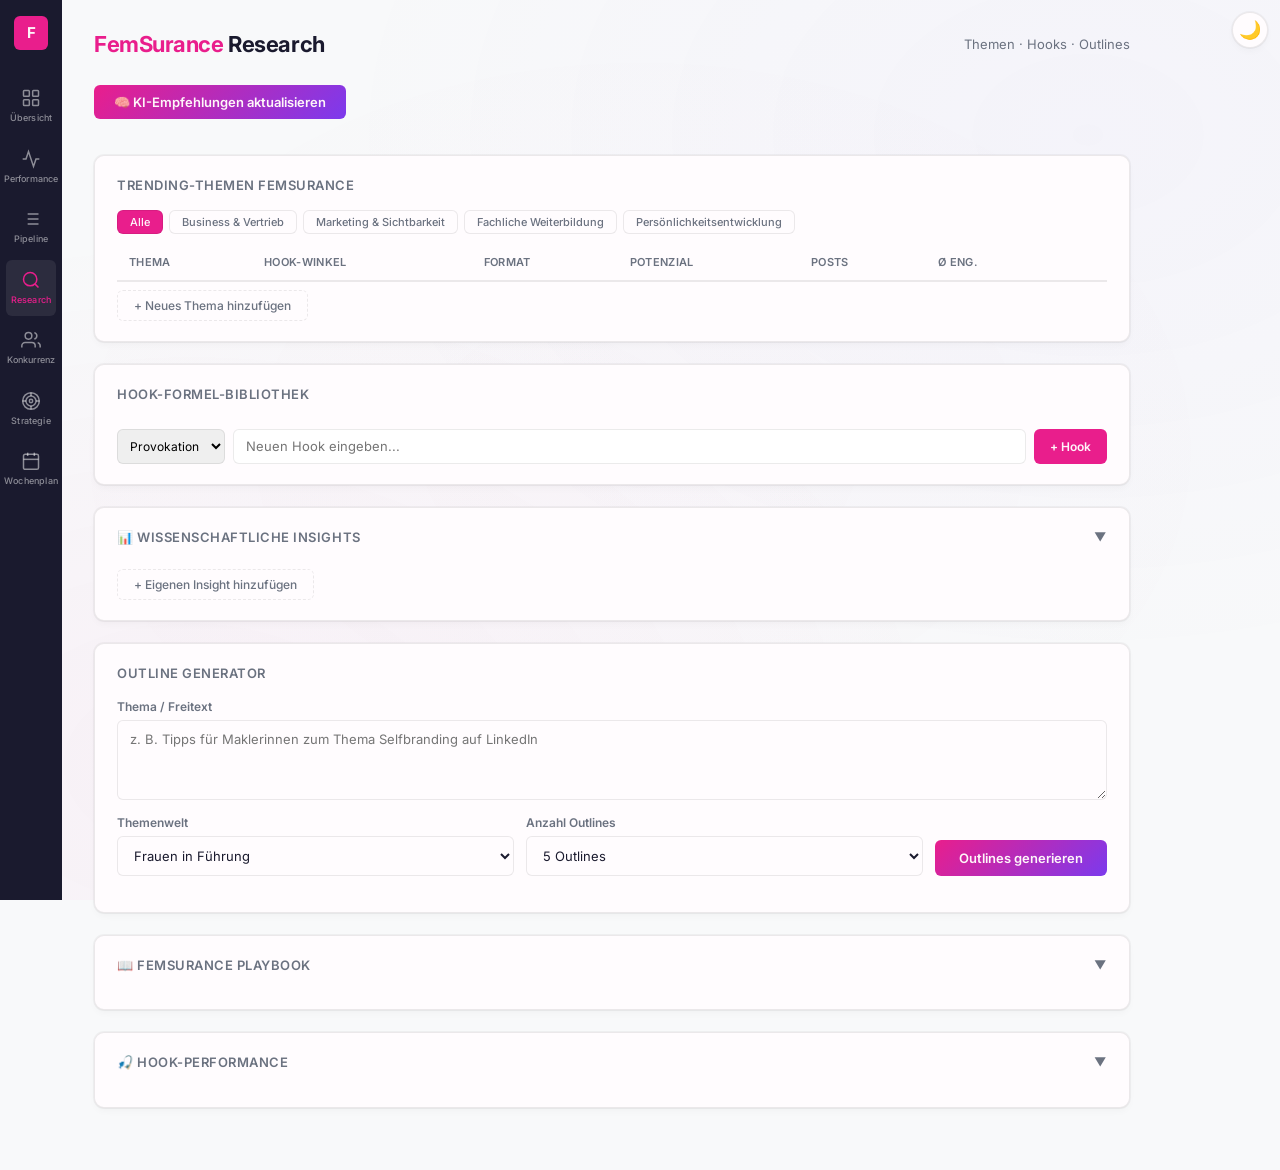
<file: research.html>
<!DOCTYPE html>
<html lang="de">
<head>
<meta charset="UTF-8">
<meta name="viewport" content="width=device-width, initial-scale=1.0">
<title>FemSurance – Research</title>
<link rel="preconnect" href="https://fonts.googleapis.com">
<link rel="preconnect" href="https://fonts.gstatic.com" crossorigin>
<link href="https://fonts.googleapis.com/css2?family=DM+Sans:wght@500;700&family=Inter:wght@400;500;600;700&display=swap" rel="stylesheet">
<link rel="stylesheet" href="shared.css">
<style>
/* ── Main ── */
.main { margin-left: 62px; padding: 28px 32px 40px; max-width: 1100px; }
.page-header {
  display: flex; align-items: center; justify-content: space-between;
  margin-bottom: var(--space-2xl);
}
.page-header h1 { font-size: 22px; font-weight: 700; }
.page-header h1 em { font-style: normal; color: var(--fem-pink); }
.header-meta { font-size: var(--text-md); color: var(--text-secondary); }

.card {
  background: var(--bg-card); border: 1px solid var(--border);
  border-radius: var(--radius-md); box-shadow: var(--shadow);
  padding: 20px 22px; margin-bottom: 22px;
}
.card-title {
  font-size: var(--text-md); font-weight: 600; color: var(--text-secondary);
  text-transform: uppercase; letter-spacing: 0.04em; margin-bottom: 14px;
}

/* ── Trending Table ── */
.trend-table { width: 100%; border-collapse: collapse; font-size: var(--text-md); }
.trend-table thead th {
  text-align: left; padding: 10px 12px; font-size: var(--text-sm); font-weight: 600;
  color: var(--text-secondary); text-transform: uppercase; letter-spacing: 0.03em;
  border-bottom: 2px solid var(--border);
}
.trend-table tbody td {
  padding: 12px; border-bottom: 1px solid var(--border); vertical-align: middle;
}
.trend-table tbody tr:hover { background: var(--bg-secondary); }
.trend-name { font-weight: 600; }
.trend-bar-track {
  width: 100%; height: 6px; background: var(--bg-secondary);
  border-radius: 3px; overflow: hidden;
}
.trend-bar-fill {
  height: 100%; border-radius: 3px;
  background: linear-gradient(90deg, var(--fem-pink), var(--fem-purple));
}
.trend-badge {
  display: inline-block; padding: 2px 8px; border-radius: var(--radius-md);
  font-size: var(--text-sm); font-weight: 600;
}
.trend-up   { background: var(--color-success-bg); color: var(--color-success); }
.trend-stable { background: var(--color-warning-bg); color: var(--color-warning); }
.trend-new  { background: var(--fem-pink-light); color: var(--fem-pink); }

/* ── Hook Library ── */
.hook-grid { display: grid; grid-template-columns: 1fr 1fr; gap: var(--space-md); }
.hook-item {
  background: var(--bg-secondary); border-radius: var(--radius-sm);
  padding: 14px 16px; position: relative;
}
.hook-category {
  font-size: var(--text-xs); font-weight: 600; text-transform: uppercase;
  color: var(--fem-purple); letter-spacing: 0.04em; margin-bottom: 6px;
}
.hook-text {
  font-size: var(--text-md); font-weight: 500; color: var(--text-primary);
  line-height: 1.5; margin-bottom: var(--space-sm);
}
.hook-copy-btn {
  padding: 4px 12px; border: 1px solid var(--border);
  border-radius: var(--radius-sm); background: var(--bg-card);
  cursor: pointer; font-family: inherit; font-size: var(--text-sm);
  font-weight: 500; color: var(--text-secondary);
  transition: all 0.2s cubic-bezier(0.32, 0.72, 0, 1);
}
.hook-copy-btn:hover { border-color: var(--fem-pink); color: var(--fem-pink); }
.hook-copy-btn:focus-visible { outline: 2px solid var(--fem-pink); outline-offset: 2px; }
.hook-copy-btn:disabled { opacity: 0.5; cursor: not-allowed; }
.hook-copy-btn.copied { background: var(--fem-pink); color: var(--text-on-accent); border-color: var(--fem-pink); }

/* ── Outline Generator ── */
.gen-form { display: flex; flex-direction: column; gap: 14px; }
.gen-row { display: flex; gap: var(--space-md); align-items: flex-end; }
.gen-field { display: flex; flex-direction: column; gap: var(--space-xs); flex: 1; }
.gen-field label {
  font-size: var(--text-base); font-weight: 600; color: var(--text-secondary);
}
.gen-field select, .gen-field textarea {
  padding: 10px 12px; border: 1px solid var(--border);
  border-radius: var(--radius-sm); background: var(--bg-card);
  font-family: inherit; font-size: var(--text-md); color: var(--text-primary);
  resize: vertical; transition: border-color 0.2s cubic-bezier(0.32, 0.72, 0, 1);
}
.gen-field select:focus, .gen-field textarea:focus {
  outline: none; border-color: var(--fem-pink); box-shadow: 0 0 0 3px rgba(233,30,140,0.08);
}
.gen-field textarea { min-height: 80px; }
.btn-generate {
  padding: 10px 24px; border: none; border-radius: var(--radius-sm);
  background: linear-gradient(135deg, var(--fem-pink), var(--fem-purple));
  color: var(--text-on-accent); font-family: inherit; font-size: var(--text-md); font-weight: 600;
  cursor: pointer; transition: opacity 0.2s cubic-bezier(0.32, 0.72, 0, 1); white-space: nowrap;
}
.btn-generate:hover { opacity: 0.9; }
.btn-generate:focus-visible { outline: 2px solid var(--fem-pink); outline-offset: 2px; }
.btn-generate:disabled { opacity: 0.5; cursor: not-allowed; }
.outline-results { margin-top: 16px; }
.outline-item {
  background: var(--bg-secondary); border-radius: var(--radius-sm);
  padding: 14px 16px; margin-bottom: 10px;
}
.outline-num {
  font-size: var(--text-sm); font-weight: 700; color: var(--fem-pink);
  margin-bottom: 4px;
}
.outline-hook { font-size: var(--text-md); font-weight: 600; margin-bottom: 4px; }
.outline-points {
  font-size: 12.5px; color: var(--text-secondary); line-height: 1.6;
}
.btn-to-pipeline {
  display: inline-block; margin-top: 8px;
  padding: 5px 14px; border: 1px solid var(--fem-pink);
  border-radius: var(--radius-sm); background: var(--bg-card);
  cursor: pointer; font-family: inherit; font-size: 11.5px;
  font-weight: 600; color: var(--fem-pink); transition: all 0.2s cubic-bezier(0.32, 0.72, 0, 1);
}
.btn-to-pipeline:hover { background: var(--fem-pink); color: var(--text-on-accent); }
.btn-to-pipeline:focus-visible { outline: 2px solid var(--fem-pink); outline-offset: 2px; }
.btn-to-pipeline:disabled { opacity: 0.5; cursor: not-allowed; }
.btn-to-pipeline.sent { background: var(--color-success-bg); color: var(--color-success); border-color: var(--color-success); pointer-events: none; }
/* ── Dynamic Research ── */
.perf-suggest { padding:10px 14px; background:var(--fem-pink-light); border-radius:var(--radius-sm); margin-bottom: var(--space-md); font-size:12.5px; }
.perf-suggest strong { color:var(--fem-pink); }
.trend-actions { display:flex; gap: var(--space-xs); }
.trend-actions button { border:none; background:none; cursor:pointer; font-size:var(--text-md); padding:2px 4px; border-radius:3px; transition:background 0.15s cubic-bezier(0.32, 0.72, 0, 1); }
.trend-actions button:hover { background:var(--bg-secondary); }
.trend-actions button:focus-visible { outline: 2px solid var(--fem-pink); outline-offset: 2px; }
.btn-add-row { padding:7px 16px; border:1px dashed var(--border); border-radius:var(--radius-sm); background:none; cursor:pointer; font-family:inherit; font-size:var(--text-base); font-weight:500; color:var(--text-secondary); transition:all 0.2s cubic-bezier(0.32, 0.72, 0, 1); margin-top:8px; }
.btn-add-row:hover { border-color:var(--fem-pink); color:var(--fem-pink); }
.btn-add-row:focus-visible { outline: 2px solid var(--fem-pink); outline-offset: 2px; }
.btn-add-row:disabled { opacity: 0.5; cursor: not-allowed; }
.potenzial { cursor:pointer; user-select:none; font-size:var(--text-lg); }
.hook-delete { position:absolute; top:8px; right:8px; border:none; background:none; cursor:pointer; font-size:var(--text-md); color:var(--text-secondary); opacity:0; transition:opacity 0.15s cubic-bezier(0.32, 0.72, 0, 1); }
.hook-item:hover .hook-delete { opacity:1; }
.hook-delete:focus-visible { opacity:1; outline: 2px solid var(--fem-pink); outline-offset: 2px; }
.hook-item { position:relative; }
.add-hook-form { display:flex; gap: var(--space-sm); margin-top:10px; }
.add-hook-form input { flex:1; padding:8px 12px; border:1px solid var(--border); border-radius:var(--radius-sm); font-family:inherit; font-size:var(--text-md); }
.add-hook-form input:focus { outline:none; border-color:var(--fem-pink); box-shadow: 0 0 0 3px rgba(233,30,140,0.08); }
.add-hook-form select { padding:8px; border:1px solid var(--border); border-radius:var(--radius-sm); font-family:inherit; font-size:var(--text-base); }
/* Insights */
.insight-item { padding:12px 14px; background:var(--bg-secondary); border-radius:var(--radius-sm); margin-bottom: var(--space-sm); position:relative; }
.insight-item .ii-text { font-size:var(--text-md); font-weight:500; margin-bottom:4px; line-height:1.45; }
.insight-item .ii-meta { font-size:var(--text-sm); color:var(--text-secondary); display:flex; gap:6px; align-items:center; flex-wrap:wrap; }
.insight-item .ii-badge { display:inline-block; padding:1px 6px; border-radius:8px; font-size:9px; font-weight:600; }
.ii-badge-thema { background:var(--fem-pink-light); color:var(--fem-pink); }
.ii-badge-typ { background:var(--fem-purple-light); color:var(--fem-purple); }
.insight-item .ii-actions { display:flex; gap: var(--space-xs); margin-top:6px; }
.insight-item .ii-btn { padding:3px 10px; border:1px solid var(--border); border-radius:var(--radius-sm); background:var(--bg-card); cursor:pointer; font-family:inherit; font-size:var(--text-xs); font-weight:500; color:var(--text-secondary); transition:all 0.15s cubic-bezier(0.32, 0.72, 0, 1); }
.insight-item .ii-btn:hover { border-color:var(--fem-pink); color:var(--fem-pink); }
.insight-item .ii-btn:focus-visible { outline: 2px solid var(--fem-pink); outline-offset: 2px; }
.insight-item .ii-btn:disabled { opacity: 0.5; cursor: not-allowed; }
/* Playbook */
.pb-section { margin-bottom: var(--space-md); padding:10px 14px; border-radius:var(--radius-sm); }
.pb-section.pb-green { background:var(--color-success-bg); }
.pb-section.pb-red { background:var(--color-danger-bg); }
.pb-section.pb-pink { background:var(--fem-pink-light); }
.pb-section.pb-yellow { background:var(--color-warning-bg); }
.pb-title { font-size:var(--text-sm); font-weight:600; text-transform:uppercase; margin-bottom:6px; }
.pb-item { display:flex; align-items:center; gap:6px; margin-bottom:4px; font-size:12.5px; }
.pb-item span { flex:1; }
.pb-item .pb-new { font-size:9px; background:var(--fem-purple-light); color:var(--fem-purple); padding:1px 5px; border-radius:8px; font-weight:600; }
.pb-item button { border:none; background:none; cursor:pointer; font-size:var(--text-base); color:var(--text-secondary); opacity:0.5; }
.pb-item button:hover { opacity:1; color:var(--color-danger); }
.pb-item button:focus-visible { outline: 2px solid var(--fem-pink); outline-offset: 2px; }
.pb-add { padding:4px 12px; border:1px dashed var(--border); border-radius:var(--radius-sm); background:none; cursor:pointer; font-size:var(--text-sm); color:var(--text-secondary); font-family:inherit; margin-top:4px; transition:all 0.15s cubic-bezier(0.32, 0.72, 0, 1); }
.pb-add:hover { border-color:var(--fem-pink); color:var(--fem-pink); }
.pb-add:focus-visible { outline: 2px solid var(--fem-pink); outline-offset: 2px; }
.pb-add:disabled { opacity: 0.5; cursor: not-allowed; }
.insight-item .ii-btn.copied { background:var(--color-success-bg); color:var(--color-success); border-color:var(--color-success); }

.add-hook-form button { padding:8px 16px; border:none; border-radius:var(--radius-sm); background:var(--fem-pink); color:var(--text-on-accent); font-family:inherit; font-size:var(--text-base); font-weight:600; cursor:pointer; transition:opacity 0.15s; }
.add-hook-form button:hover { opacity:0.9; }
.add-hook-form button:focus-visible { outline: 2px solid var(--fem-pink); outline-offset: 2px; }
.add-hook-form button:disabled { opacity: 0.5; cursor: not-allowed; }
/* KI Empfehlungen */
.ki-btn { display:inline-flex; align-items:center; gap:6px; padding:9px 20px; border:none; border-radius:var(--radius-sm); background:linear-gradient(135deg,var(--fem-pink),var(--fem-purple)); color:var(--text-on-accent); font-family:inherit; font-size:var(--text-md); font-weight:600; cursor:pointer; transition:opacity 0.2s cubic-bezier(0.32, 0.72, 0, 1); }
.ki-btn:hover { opacity:0.9; }
.ki-btn:focus-visible { outline: 2px solid var(--fem-pink); outline-offset: 2px; }
.ki-btn:disabled { opacity:0.5; cursor:not-allowed; }
.ki-timestamp { font-size:var(--text-sm); color:var(--text-secondary); margin-left:12px; }
.ki-badge { display:inline-block; padding:1px 6px; border-radius:8px; font-size:9px; font-weight:600; background:var(--fem-purple-light); color:var(--fem-purple); margin-left:4px; }
.ki-learnings { padding:14px 18px; background:var(--fem-purple-light); border-radius:var(--radius-sm); margin-bottom: var(--space-lg); font-size:var(--text-md); line-height:1.55; color:var(--text-primary); }
.ki-learnings strong { color:var(--fem-purple); }
.ki-section { margin-bottom:14px; border-radius:var(--radius-sm); padding:12px 16px; }
.ki-section.testen { background:var(--fem-pink-light); }
.ki-section.vermeiden { background:var(--color-danger-bg); }
.ki-section-title { font-size:var(--text-sm); font-weight:600; text-transform:uppercase; letter-spacing:0.03em; margin-bottom: var(--space-sm); }
.ki-section.testen .ki-section-title { color:var(--fem-pink); }
.ki-section.vermeiden .ki-section-title { color:var(--color-danger); }
.ki-section ul { list-style:none; padding:0; margin:0; font-size:12.5px; line-height:1.6; }
.ki-section ul li::before { content:'→ '; color:var(--text-secondary); }
/* -- Dark Mode (page-specific) -- */
body.dark-mode .perf-suggest { background: rgba(233,30,140,0.15); }
body.dark-mode .ki-learnings { background: rgba(124,58,237,0.15); }
body.dark-mode .ki-section { background: rgba(124,58,237,0.1); }

/* ── Extracted utility classes ── */
.filter-btn-research { padding:4px 12px; font-size:11px; border:1px solid var(--border); border-radius:var(--radius-sm); background:var(--bg-card); color:var(--text-secondary); cursor:pointer; font-family:inherit; font-weight:500; transition:all 0.15s cubic-bezier(0.32, 0.72, 0, 1); }
.filter-btn-research.active { background:var(--fem-pink); color:var(--text-on-accent); }
.filter-btn-research:hover { border-color:var(--fem-pink); color:var(--fem-pink); }
.filter-btn-research:focus-visible { outline: 2px solid var(--fem-pink); outline-offset: 2px; }
.meta-float-right { font-size:12px; color:var(--text-secondary); float:right; }
.meta-text { font-size:12px; color:var(--text-secondary); }
.form-input-sm { width:100%; padding:6px 8px; border:1px solid var(--border); border-radius:var(--radius-sm); font-family:inherit; font-size:12px; }
.field-label-sm { font-size:10px; font-weight:600; color:var(--text-secondary); margin-bottom:3px; }
.mb-10 { margin-bottom:10px; }
.clickable { cursor:pointer; }

/* ── Extracted utility classes ── */
.flex-wrap-center { display:flex; align-items:center; flex-wrap:wrap; gap:8px; margin-bottom:18px; }
.flex-wrap-gap14 { display:flex; gap:14px; margin-bottom:18px; flex-wrap:wrap; }
.flex-wrap-gap6 { display:flex; gap:6px; margin-bottom:10px; flex-wrap:wrap; }
.td-meta { font-size:12px; color:var(--text-secondary); }
.td-small { font-size:12px; }
.td-small-center { font-size:12px; text-align:center; }
.badge-xs { font-size:9px; }
.badge-sm { font-size:10px; }
.ki-section-flex { flex:1; min-width:200px; }
.empty-state-box { padding:16px; color:var(--text-secondary); font-size:13px; line-height:1.6; background:var(--bg-secondary); border-radius:var(--radius-sm); margin-bottom:10px; }
.mt-10 { margin-top:10px; }
.hookperf-form { display:flex; gap:8px; flex-wrap:wrap; align-items:flex-end; }
.hookperf-form-field { flex:1; min-width:120px; }
.btn-pink-sm { padding:7px 16px; border:none; border-radius:var(--radius-sm); background:var(--fem-pink); color:var(--text-on-accent); font-family:inherit; font-size:12px; font-weight:600; cursor:pointer; transition:opacity 0.15s; }
.btn-pink-sm:hover { opacity:0.9; }
.btn-pink-sm:focus-visible { outline: 2px solid var(--fem-pink); outline-offset: 2px; }
.btn-pink-sm:disabled { opacity: 0.5; cursor: not-allowed; }
.select-input-sm { padding:7px 12px; border:1px solid var(--border); border-radius:var(--radius-sm); font-family:inherit; font-size:13px; }
.flex-center-gap8 { display:flex; gap:8px; align-items:center; }
.status-text-sm { font-size:12px; margin-top:6px; color:var(--text-secondary); }
.auto-push-panel { margin-top:12px; padding:12px; background:var(--bg-secondary); border-radius:var(--radius-sm); }
.hookperf-form-panel { margin-top:8px; padding:12px; background:var(--bg-secondary); border-radius:var(--radius-sm); }
.success-text { color:var(--color-success); font-weight:600; }
.pb-inline-row { display:flex; gap:6px; margin-top:6px; }
.pb-inline-input-field { flex:1; padding:6px 10px; border:1px solid var(--border); border-radius:var(--radius-sm); font-family:inherit; font-size:12px; }
.pb-inline-save-btn { padding:4px 10px; border:none; border-radius:var(--radius-sm); background:var(--fem-pink); color:var(--text-on-accent); cursor:pointer; font-size:12px; font-weight:600; transition:opacity 0.15s; }
.pb-inline-save-btn:hover { opacity:0.9; }
.pb-inline-save-btn:focus-visible { outline: 2px solid var(--fem-pink); outline-offset: 2px; }
.pb-inline-save-btn:disabled { opacity: 0.5; cursor: not-allowed; }
.pb-inline-cancel-btn { padding:4px 10px; border:1px solid var(--border); border-radius:var(--radius-sm); background:var(--bg-card); cursor:pointer; font-size:12px; color:var(--text-secondary); transition:all 0.15s; }
.pb-inline-cancel-btn:hover { border-color:var(--fem-pink); color:var(--fem-pink); }
.pb-inline-cancel-btn:focus-visible { outline: 2px solid var(--fem-pink); outline-offset: 2px; }
.pb-inline-cancel-btn:disabled { opacity: 0.5; cursor: not-allowed; }

/* ── Responsive (page-specific) ── */
@media (max-width: 768px) {
  .hook-grid { grid-template-columns: 1fr; }
}
</style>
</head>
<body>
<button class="dm-toggle" id="dmToggle" title="Dark Mode" aria-label="Dark Mode umschalten">🌙</button>
<script src="shared.js"></script>

<!-- ══════════ Left Navigation ══════════ -->
<nav class="nav-left" role="navigation" aria-label="Hauptnavigation">
  <div class="nav-logo">F</div>
  <ul class="nav-links">
    <a href="dashboard.html">
      <svg viewBox="0 0 24 24"><rect x="3" y="3" width="7" height="7" rx="1"/><rect x="14" y="3" width="7" height="7" rx="1"/><rect x="3" y="14" width="7" height="7" rx="1"/><rect x="14" y="14" width="7" height="7" rx="1"/></svg>
      Übersicht
    </a>
    <a href="performance.html">
      <svg viewBox="0 0 24 24"><polyline points="22 12 18 12 15 21 9 3 6 12 2 12"/></svg>
      Performance
    </a>
    <a href="pipeline.html">
      <svg viewBox="0 0 24 24"><line x1="8" y1="6" x2="21" y2="6"/><line x1="8" y1="12" x2="21" y2="12"/><line x1="8" y1="18" x2="21" y2="18"/><line x1="3" y1="6" x2="3.01" y2="6"/><line x1="3" y1="12" x2="3.01" y2="12"/><line x1="3" y1="18" x2="3.01" y2="18"/></svg>
      Pipeline
    </a>
    <a href="research.html" class="active">
      <svg viewBox="0 0 24 24"><circle cx="11" cy="11" r="8"/><line x1="21" y1="21" x2="16.65" y2="16.65"/></svg>
      Research
    </a>
    <a href="konkurrenz.html">
      <svg viewBox="0 0 24 24"><path d="M17 21v-2a4 4 0 0 0-4-4H5a4 4 0 0 0-4 4v2"/><circle cx="9" cy="7" r="4"/><path d="M23 21v-2a4 4 0 0 0-3-3.87"/><path d="M16 3.13a4 4 0 0 1 0 7.75"/></svg>
      Konkurrenz
    </a>
    <a href="strategie.html">
      <svg viewBox="0 0 24 24"><circle cx="12" cy="12" r="10"/><circle cx="12" cy="12" r="6"/><circle cx="12" cy="12" r="2"/><line x1="12" y1="2" x2="12" y2="6"/><line x1="12" y1="18" x2="12" y2="22"/><line x1="2" y1="12" x2="6" y2="12"/><line x1="18" y1="12" x2="22" y2="12"/></svg>
      Strategie
    </a>
    <a href="wochenplan.html">
      <svg viewBox="0 0 24 24"><rect x="3" y="4" width="18" height="18" rx="2" ry="2"/><line x1="16" y1="2" x2="16" y2="6"/><line x1="8" y1="2" x2="8" y2="6"/><line x1="3" y1="10" x2="21" y2="10"/></svg>
      Wochenplan
    </a>
  </ul>
</nav>

<!-- ══════════ Main Content ══════════ -->
<main class="main">

  <div class="page-header fade-up">
    <h1><em>FemSurance</em> Research</h1>
    <div class="header-meta">Themen · Hooks · Outlines</div>
  </div>

  <!-- KI-Empfehlungen -->
  <div class="flex-wrap-center">
    <button class="ki-btn" id="kiBtn">🧠 KI-Empfehlungen aktualisieren</button>
    <span class="ki-timestamp" id="kiTimestamp"></span>
  </div>
  <div id="kiLearnings"></div>
  <div id="kiSections" class="flex-wrap-gap14"></div>

  <!-- Trending-Themen (dynamic) -->
  <div class="card fade-up">
    <div class="card-title">Trending-Themen FemSurance</div>
    <div id="perfSuggestions"></div>
    <div class="flex-wrap-gap6" id="twFilter">
      <button class="filter-btn filter-btn-research active" data-tw="all">Alle</button>
      <button class="filter-btn filter-btn-research" data-tw="Business & Vertrieb">Business & Vertrieb</button>
      <button class="filter-btn filter-btn-research" data-tw="Marketing & Sichtbarkeit">Marketing & Sichtbarkeit</button>
      <button class="filter-btn filter-btn-research" data-tw="Fachliche Weiterbildung">Fachliche Weiterbildung</button>
      <button class="filter-btn filter-btn-research" data-tw="Persönlichkeitsentwicklung">Persönlichkeitsentwicklung</button>
    </div>
    <table class="trend-table">
      <thead>
        <tr>
          <th>Thema</th>
          <th>Hook-Winkel</th>
          <th>Format</th>
          <th>Potenzial</th>
          <th>Posts</th>
          <th>Ø Eng.</th>
          <th></th>
        </tr>
      </thead>
      <tbody id="trendBody"></tbody>
    </table>
    <button class="btn-add-row" id="btnAddTheme">+ Neues Thema hinzufügen</button>
  </div>

  <!-- Hook-Formel-Bibliothek (dynamic) -->
  <div class="card fade-up">
    <div class="card-title">Hook-Formel-Bibliothek</div>
    <div class="hook-grid" id="hookGrid"></div>
    <div class="add-hook-form">
      <select id="newHookCat">
        <option>Provokation</option><option>Statistik</option><option>Frage</option>
        <option>Storytelling</option><option>Listicle</option><option>Kontroverse</option>
        <option>Vergleich</option><option>How-To</option>
      </select>
      <input type="text" id="newHookText" placeholder="Neuen Hook eingeben...">
      <button id="btnAddHook">+ Hook</button>
    </div>
  </div>

  <!-- Wissenschaftliche Insights -->
  <div class="card fade-up">
    <div class="card-title clickable" id="insightsToggle">📊 Wissenschaftliche Insights <span class="meta-float-right">▼</span></div>
    <div id="insightsBody">
      <div id="insightsList" class="mb-10"></div>
      <button class="btn-add-row" id="btnAddInsight">+ Eigenen Insight hinzufügen</button>
    </div>
  </div>

  <!-- Outline Generator -->
  <div class="card fade-up">
    <div class="card-title">Outline Generator</div>
    <div class="gen-form">
      <div class="gen-field">
        <label>Thema / Freitext</label>
        <textarea id="genTopic" placeholder="z. B. Tipps für Maklerinnen zum Thema Selfbranding auf LinkedIn"></textarea>
      </div>
      <div class="gen-row">
        <div class="gen-field">
          <label>Themenwelt</label>
          <select id="genTheme">
            <option value="Frauen in Führung">Frauen in Führung</option>
            <option value="Selfbranding">Selfbranding</option>
            <option value="Vereinbarkeit">Vereinbarkeit</option>
            <option value="Female Recruiting">Female Recruiting</option>
            <option value="Diversität">Diversität</option>
          </select>
        </div>
        <div class="gen-field">
          <label>Anzahl Outlines</label>
          <select id="genCount">
            <option value="3">3 Outlines</option>
            <option value="5" selected>5 Outlines</option>
            <option value="7">7 Outlines</option>
          </select>
        </div>
        <button class="btn-generate" id="btnGenerate">Outlines generieren</button>
      </div>
    </div>
    <div class="outline-results" id="outlineResults"></div>
    <div id="autoPushSection" class="auto-push-panel" style="display:none;">
      <div class="flex-center-gap8">
        <select id="autoPushCount" class="select-input-sm">
          <option value="1">Top 1 übernehmen</option>
          <option value="3" selected>Top 3 übernehmen</option>
          <option value="5">Alle 5 übernehmen</option>
        </select>
        <button class="btn-generate" id="autoPushBtn" style="white-space:nowrap;">🚀 Zur Pipeline</button>
      </div>
      <div id="autoPushStatus" class="status-text-sm"></div>
    </div>
  </div>

  <!-- Wissenschaftliche Insights -->
  <div class="card fade-up">
    <div class="card-title clickable" id="playbookToggle">📖 FemSurance Playbook <span class="meta-float-right">▼</span></div>
    <div id="playbookBody">
      <div id="playbookContent"></div>
    </div>
  </div>

  <!-- Hook-Performance -->
  <div class="card fade-up">
    <div class="card-title clickable" id="hookPerfToggle">🎣 Hook-Performance <span class="meta-float-right">▼</span></div>
    <div id="hookPerfBody">
      <div id="hookPerfContent"></div>
    </div>
  </div>

</main>

<script>
// ══════════ TRENDING-THEMEN (dynamic) ══════════
const DEFAULT_THEMES = [
  { thema: 'Frauen in Führung', hook: 'Warum nur 25% der Führungskräfte weiblich sind', format: 'Karussell', potenzial: 3 },
  { thema: 'Selfbranding', hook: 'Personal Brand aufbauen in 90 Tagen', format: 'How-To Post', potenzial: 3 },
  { thema: 'Vereinbarkeit', hook: 'Teilzeit ≠ weniger Erfolg', format: 'Storytelling', potenzial: 2 },
  { thema: 'Female Recruiting', hook: 'So gewinnen Versicherer mehr Frauen', format: 'Listicle', potenzial: 3 },
  { thema: 'Diversität', hook: 'Was sich seit DKM 2023 verändert hat', format: 'Interview', potenzial: 2 },
];

let themes = JSON.parse(localStorage.getItem('fem_research_themes') || 'null') || [...DEFAULT_THEMES];
function saveThemes() { localStorage.setItem('fem_research_themes', JSON.stringify(themes)); }

function getThemePerf(thema) {
  try {
    const cards = JSON.parse(localStorage.getItem('fem_pipeline_board') || '[]');
    const perf = JSON.parse(localStorage.getItem('fem_post_performance') || '{}');
    const kw = thema.toLowerCase().split(/\s+/);
    const matches = cards.filter(c => c.col === 'publish' && !c.archivedOutline && kw.some(w => w.length > 3 && c.title.toLowerCase().includes(w)));
    if (!matches.length) return { posts: 0, avgEng: 0, bestFormat: '' };
    let engSum = 0, engCount = 0, formats = {};
    matches.forEach(c => {
      const p = perf[c.id] || {};
      const imp = parseFloat(p.impressions) || 0;
      const r = parseFloat(p.reaktionen) || 0, k = parseFloat(p.kommentare) || 0, s = parseFloat(p.shares) || 0;
      const eng = imp > 0 ? (r + k + s) / imp * 100 : 0;
      if (eng > 0) { engSum += eng; engCount++; }
      const fmt = c.format || 'Company Page';
      formats[fmt] = (formats[fmt] || 0) + (eng || 1);
    });
    const bestFormat = Object.entries(formats).sort((a, b) => b[1] - a[1])[0]?.[0] || '';
    return { posts: matches.length, avgEng: engCount ? engSum / engCount : 0, bestFormat };
  } catch { return { posts: 0, avgEng: 0, bestFormat: '' }; }
}

function renderThemes() {
  const tbody = document.getElementById('trendBody');
  tbody.innerHTML = '';
  const WELTEN = ['Business & Vertrieb', 'Marketing & Sichtbarkeit', 'Fachliche Weiterbildung', 'Persönlichkeitsentwicklung'];
  themes.forEach((t, i) => {
    // Filter by Themenwelt
    if (activeFilter && activeFilter !== 'all') {
      const matchesTW = t.themenwelt === activeFilter || t.format === activeFilter || (t.thema && t.thema.toLowerCase().includes(activeFilter.toLowerCase().split(' ')[0]));
      if (!matchesTW) return;
    }
    const stars = '★'.repeat(t.potenzial || 1) + '☆'.repeat(3 - (t.potenzial || 1));
    const tp = getThemePerf(t.thema);
    const engCls = tp.avgEng >= 5 ? 'trend-up' : tp.avgEng >= 3 ? 'trend-stable' : tp.posts ? 'trend-new' : '';
    const tr = document.createElement('tr');
    tr.innerHTML = `
      <td class="trend-name">${t.thema}${t.badge ? ` <span class="trend-badge trend-up badge-xs">${t.badge}</span>` : ''}</td>
      <td class="td-meta">${t.hook || '–'}</td>
      <td class="td-small">${t.format || '–'}</td>
      <td><span class="potenzial" data-i="${i}">${stars}</span></td>
      <td class="td-small-center">${tp.posts || '–'}</td>
      <td>${tp.posts ? `<span class="trend-badge ${engCls} badge-sm">${tp.avgEng.toFixed(1)}%</span>` : '–'}</td>
      <td class="trend-actions">
        <button title="Bearbeiten" data-edit="${i}">✏️</button>
        <button title="Löschen" data-del="${i}">🗑️</button>
      </td>
    `;
    tbody.appendChild(tr);
  });
}

document.getElementById('trendBody').addEventListener('click', e => {
  const delBtn = e.target.closest('[data-del]');
  if (delBtn) { themes.splice(parseInt(delBtn.dataset.del), 1); saveThemes(); renderThemes(); return; }
  const editBtn = e.target.closest('[data-edit]');
  if (editBtn) {
    const i = parseInt(editBtn.dataset.edit);
    const t = themes[i];
    const newThema = prompt('Thema:', t.thema); if (newThema === null) return;
    const newHook = prompt('Hook-Winkel:', t.hook || '');
    const newFormat = prompt('Format (z.B. Karussell, Listicle, Storytelling):', t.format || '');
    t.thema = newThema || t.thema; t.hook = newHook || ''; t.format = newFormat || '';
    saveThemes(); renderThemes(); return;
  }
  const pot = e.target.closest('.potenzial');
  if (pot) {
    const i = parseInt(pot.dataset.i);
    themes[i].potenzial = ((themes[i].potenzial || 1) % 3) + 1;
    saveThemes(); renderThemes();
  }
});

document.getElementById('btnAddTheme').addEventListener('click', () => {
  const thema = prompt('Neues Thema:');
  if (!thema) return;
  themes.push({ thema, hook: '', format: '', potenzial: 1 });
  saveThemes(); renderThemes();
});

// Performance suggestions
function renderPerfSuggestions() {
  const container = document.getElementById('perfSuggestions');
  try {
    const history = JSON.parse(localStorage.getItem('fem_performance_history') || '[]');
    const topPosts = [];
    history.forEach(h => {
      (h.posts || []).forEach(p => {
        const eng = parseFloat(p.engagement_rate || p.engagement_rate_pct) || 0;
        if (eng > 5 && p.titel) topPosts.push({ titel: p.titel, eng });
      });
    });
    if (topPosts.length) {
      container.innerHTML = `<div class="perf-suggest"><strong>Basierend auf deiner Performance:</strong><br>${topPosts.slice(0, 3).map(p => `📈 „${p.titel}" — ${p.eng.toFixed(1)}% Engagement`).join('<br>')}</div>`;
    }
  } catch(e) { console.warn('Daten-Ladefehler:', e.message); }
}
renderPerfSuggestions();
renderThemes();

// Themenwelt filter
let activeFilter = 'all';
document.getElementById('twFilter').addEventListener('click', e => {
  const btn = e.target.closest('[data-tw]');
  if (!btn) return;
  activeFilter = btn.dataset.tw;
  document.querySelectorAll('#twFilter button').forEach(b => {
    b.style.background = b.dataset.tw === activeFilter ? 'var(--fem-pink)' : 'var(--bg-card)';
    b.style.color = b.dataset.tw === activeFilter ? 'var(--text-on-accent)' : 'var(--text-secondary)';
  });
  renderThemes();
});

// ══════════ HOOK-BIBLIOTHEK (dynamic) ══════════
const DEFAULT_HOOKS = [
  { cat: 'Provokation', text: 'Die meisten Maklerinnen machen diesen einen Fehler – und merken es nicht.' },
  { cat: 'Statistik', text: 'Nur 25 % der Führungskräfte in der Versicherung sind Frauen. Hier ist, warum sich das ändern muss.' },
  { cat: 'Frage', text: 'Was würdest du tun, wenn du wüsstest, dass du nicht scheitern kannst?' },
  { cat: 'Storytelling', text: 'Vor 3 Jahren saß ich weinend im Auto nach einem Kundentermin. Heute leite ich ein Team von 12 Beraterinnen.' },
  { cat: 'Listicle', text: '5 LinkedIn-Tipps, die meine Reichweite als Maklerin verdreifacht haben.' },
  { cat: 'Kontroverse', text: 'Unpopuläre Meinung: Netzwerken ist wichtiger als jede Weiterbildung.' },
  { cat: 'Vergleich', text: 'Der Unterschied zwischen erfolgreichen und durchschnittlichen Maklerinnen? Ein einziges Wort: Sichtbarkeit.' },
  { cat: 'How-To', text: 'So baust du dir in 90 Tagen eine Personal Brand auf LinkedIn auf – Schritt für Schritt.' },
  { cat: 'Loss Aversion', text: 'Jede Woche ohne LinkedIn-Präsenz kostet dich 3 potenzielle Kundinnen. Hier ist die Rechnung.' },
  { cat: 'Social Proof', text: '147 Maklerinnen haben dieses Jahr ihre LinkedIn-Strategie umgestellt. Das ist passiert.' },
  { cat: 'Curiosity Gap', text: 'Eine Maklerin hat ihren Umsatz in 6 Monaten verdoppelt. Ihr Geheimnis hat nichts mit Kaltakquise zu tun.' },
  { cat: 'Jobs to Be Done', text: 'Du willst nicht mehr Follower. Du willst, dass die richtige Person deinen Post liest. So geht das.' },
  { cat: 'Pattern Interrupt', text: 'Stopp. Bevor du den nächsten Fachbeitrag postest – lies das hier.' },
  { cat: 'Before/After', text: 'Mein LinkedIn-Profil vor 12 Monaten: 200 Aufrufe. Heute: 15.000. Was ich geändert habe:' },
  { cat: 'Scarcity', text: 'Noch 3 Plätze frei: Das FemSurance-Webinar, das letztes Mal in 48 Stunden ausgebucht war.' },
];

let hooks = JSON.parse(localStorage.getItem('fem_research_hooks') || 'null') || [...DEFAULT_HOOKS];
function saveHooks() { localStorage.setItem('fem_research_hooks', JSON.stringify(hooks)); }

function renderHooks() {
  const grid = document.getElementById('hookGrid');
  grid.innerHTML = '';
  hooks.forEach((h, i) => {
    const el = document.createElement('div');
    el.className = 'hook-item';
    el.innerHTML = `
      <div class="hook-category">${h.cat}</div>
      <div class="hook-text">„${h.text}"</div>
      <button class="hook-copy-btn" data-copy="${h.text}">Kopieren</button>
      <button class="hook-delete" data-del="${i}">🗑️</button>
    `;
    grid.appendChild(el);
  });
  // Bind copy buttons
  grid.querySelectorAll('.hook-copy-btn').forEach(btn => {
    btn.addEventListener('click', () => {
      navigator.clipboard.writeText(btn.dataset.copy).then(() => {
        btn.textContent = 'Kopiert!'; btn.classList.add('copied');
        setTimeout(() => { btn.textContent = 'Kopieren'; btn.classList.remove('copied'); }, 1500);
      });
    });
  });
  grid.querySelectorAll('.hook-delete').forEach(btn => {
    btn.addEventListener('click', () => { hooks.splice(parseInt(btn.dataset.del), 1); saveHooks(); renderHooks(); });
  });
}

document.getElementById('btnAddHook').addEventListener('click', () => {
  const text = document.getElementById('newHookText').value.trim();
  if (!text) return;
  const cat = document.getElementById('newHookCat').value;
  hooks.push({ cat, text });
  saveHooks(); renderHooks();
  document.getElementById('newHookText').value = '';
});
renderHooks();

// ══════════ OUTLINE GENERATOR ══════════
const hookTemplates = [
  t => `Die meisten ${t}-Strategien scheitern. Hier ist, was stattdessen funktioniert.`,
  t => `3 Dinge, die ich über ${t} gelernt habe – die mir niemand gesagt hat.`,
  t => `Warum ${t} der Schlüssel für Maklerinnen in 2026 ist.`,
  t => `${t}: Der Fehler, den 90 % machen – und wie du ihn vermeidest.`,
  t => `So nutzt du ${t} für deine LinkedIn-Strategie – in 5 einfachen Schritten.`,
  t => `Ich habe 100 ${t}-Posts analysiert. Das sind die 3 Muster, die viral gehen.`,
  t => `${t} wird unterschätzt. Hier sind die Zahlen, die das beweisen.`,
];
const outlinePoints = [
  ['Warum das Thema jetzt relevant ist', 'Häufigster Fehler und Lösung', 'Konkretes Beispiel aus der Praxis', 'Call-to-Action für die Community'],
  ['Persönliche Erfahrung als Einstieg', 'Drei Kernpunkte mit Daten', 'Best Practice aus der Branche', 'Frage an die Leser:innen'],
  ['Provokante These als Hook', 'Gegenargument entkräften', 'Schritt-für-Schritt-Anleitung', 'Zusammenfassung + CTA'],
  ['Statistik als Aufmacher', 'Was das für Maklerinnen bedeutet', 'Interview-Zitat einbauen', 'Link zum ausführlichen Beitrag'],
  ['Storytelling-Einstieg', 'Lessons Learned (3 Punkte)', 'Umsetzbare Tipps', 'Engagement-Frage am Ende'],
  ['Vergleich vorher/nachher', 'Die wichtigsten Do\'s und Don\'ts', 'Tool-Empfehlung oder Ressource', 'Hashtag-Strategie'],
  ['Kontroverse Meinung als Start', 'Begründung mit Fakten', 'Karussell-Idee für visuelles Format', 'Community-Diskussion anregen'],
];

document.getElementById('btnGenerate').addEventListener('click', () => {
  const topic = document.getElementById('genTopic').value.trim() || 'FemSurance Content';
  const theme = document.getElementById('genTheme').value;
  const count = parseInt(document.getElementById('genCount').value);
  const container = document.getElementById('outlineResults');
  container.innerHTML = '';
  const shuffled = [...hookTemplates].sort(() => Math.random() - 0.5);
  const shuffledPts = [...outlinePoints].sort(() => Math.random() - 0.5);
  for (let i = 0; i < count; i++) {
    const hook = shuffled[i % shuffled.length](theme);
    const pts = shuffledPts[i % shuffledPts.length];
    const el = document.createElement('div');
    el.className = 'outline-item';
    el.innerHTML = `
      <div class="outline-num">Outline ${i + 1}</div>
      <div class="outline-hook">${hook}</div>
      <div class="outline-points">${pts.map(p => '• ' + p).join('<br>')}</div>
      <button class="btn-to-pipeline" data-title="${hook.replace(/"/g, '&quot;')}">→ Zur Pipeline</button>
    `;
    container.appendChild(el);
  }
  // Show auto-push section
  document.getElementById('autoPushSection').style.display = 'block';
  document.getElementById('autoPushStatus').textContent = '';
});

// ── Send to Pipeline + save to themes ──
document.getElementById('outlineResults').addEventListener('click', e => {
  const btn = e.target.closest('.btn-to-pipeline');
  if (!btn) return;
  const title = btn.dataset.title;
  const ideas = JSON.parse(localStorage.getItem('fem_pipeline_ideas') || '[]');
  ideas.push({ title, format: 'Company Page' });
  localStorage.setItem('fem_pipeline_ideas', JSON.stringify(ideas));
  // Also save topic to themes if not already present
  if (!themes.find(t => t.thema === title)) {
    themes.push({ thema: title, hook: '', format: 'Outline', potenzial: 1 });
    saveThemes(); renderThemes();
  }
  btn.textContent = 'Gesendet!';
  btn.classList.add('sent');
});

// ══════════ KI-EMPFEHLUNGEN ══════════
const KI_SYSTEM_PROMPT = `Du bist der FemSurance Research-Assistent. Du analysierst die Performance-Daten und den Lernstand und gibst konkrete Empfehlungen was als nächstes getestet werden sollte.

ANALYSE-FRAMEWORK:
1. Customer Research: Was beschäftigt die Zielgruppe? Welche Schmerzpunkte? Welche "Jobs to Be Done"? Nutze Voice-of-Customer: echte Sprache, echte Probleme. Welche Einwände haben potenzielle Kundinnen? (Preis, Timing, Wettbewerb, Status Quo)
2. Competitor Alternatives: Was machen Wettbewerber NICHT? Wo ist die Lücke? Welche "Underserved Jobs" gibt es?
3. Content-Psychologie: Welche Trigger funktionieren? (Loss Aversion, Social Proof, Curiosity Gap, Pattern Interrupt, Scarcity)
4. Format-Analyse: LinkedIn Engagement-Ranking: Persönliche Stories > Original-Daten > Kontroverse Takes > Carousels > Text. Video wird vom Algorithmus bevorzugt (85% stumm geschaut → Untertitel!). Was sollte neu getestet werden?
5. Blickwinkel: Empfehle für jedes Thema den stärksten Winkel — Schmerzpunkt | Ergebnis | Social Proof | Neugier | Dringlichkeit
6. Sales-Content: Können Themen als Einwandbehandlung aufbereitet werden? (Preis/Timing/Wettbewerb/Status-Quo-Einwände der Zielgruppe) Sales-Arc: Problem→Kosten→Shift→Lösung→Beweis
7. Lead-Magnet-Ideen: Welche Checklisten, Guides oder Mini-Kurse könnten über LinkedIn beworben werden? Format: Löst ein spezifisches Problem in <30 Min.
8. Marketing-Ideen: Chancen über Posts hinaus — Webinare, Newsletter-Serien, Partnerschaften, Community-Events?
9. Newsletter/E-Mail: "One Email, One Job". Value vor Ask. Subject-Line 40-60 Zeichen.
10. Analytics: Engagement-Rate > Impressionen. Kommentare > Likes. Statistiken+Quellen in Posts erhöhen Autorität (+40% Sichtbarkeit).

Antworte NUR im JSON-Format:
{
  "trending_themen": [
    { "thema": "Thema", "hook_winkel": "Konkreter Hook-Winkel", "format": "Company Page / Gruppe / WhatsApp", "potenzial": 3, "begruendung": "Warum dieses Thema jetzt?" }
  ],
  "hooks": [
    { "text": "Hook-Text", "typ": "Provokation / Statistik / Frage / Story / Loss Aversion / Social Proof / Curiosity Gap", "begruendung": "Warum dieser Hook?" }
  ],
  "was_testen": ["Konkrete Empfehlung 1", "Konkrete Empfehlung 2"],
  "was_vermeiden": ["Was nicht mehr tun 1"],
  "luecken": ["Thema/Format das Wettbewerber nicht abdecken"],
  "learnings": "Kurze Zusammenfassung der wichtigsten Erkenntnisse"
}`;

function loadKiSuggestions() {
  try { return JSON.parse(localStorage.getItem('fem_research_ki_suggestions') || 'null'); } catch { return null; }
}

function renderKiResults(data) {
  if (!data) return;
  // Learnings
  const learningsEl = document.getElementById('kiLearnings');
  if (data.learnings) {
    learningsEl.innerHTML = `<div class="ki-learnings"><strong>🧠 KI-Erkenntnisse:</strong> ${data.learnings}</div>`;
  }
  // Sections
  const sectionsEl = document.getElementById('kiSections');
  let html = '';
  if (data.was_testen && data.was_testen.length) {
    html += `<div class="ki-section testen ki-section-flex"><div class="ki-section-title">✅ Was testen</div><ul>${data.was_testen.map(t => `<li>${t}</li>`).join('')}</ul></div>`;
  }
  if (data.was_vermeiden && data.was_vermeiden.length) {
    html += `<div class="ki-section vermeiden ki-section-flex"><div class="ki-section-title">⛔ Was vermeiden</div><ul>${data.was_vermeiden.map(t => `<li>${t}</li>`).join('')}</ul></div>`;
  }
  sectionsEl.innerHTML = html;
  // Timestamp
  if (data.savedAt) {
    const d = new Date(data.savedAt);
    document.getElementById('kiTimestamp').textContent = `Zuletzt aktualisiert: ${d.toLocaleDateString('de-DE')} ${d.toLocaleTimeString('de-DE', {hour:'2-digit',minute:'2-digit'})}`;
  }
  // Add KI themes to trending (with badge)
  if (data.trending_themen) {
    data.trending_themen.forEach(t => {
      if (!themes.find(x => x.thema === t.thema)) {
        themes.push({ thema: t.thema, hook: t.hook_winkel, format: t.format, potenzial: t.potenzial || 2, badge: '🤖 KI', ki: true });
      }
    });
    saveThemes(); renderThemes();
  }
  // Add KI hooks
  if (data.hooks) {
    data.hooks.forEach(h => {
      if (!hooks.find(x => x.text === h.text)) {
        hooks.push({ cat: h.typ || 'KI', text: h.text, ki: true });
      }
    });
    saveHooks(); renderHooks();
  }
}

// Restore saved suggestions
const savedKi = loadKiSuggestions();
if (savedKi) renderKiResults(savedKi);

// KI Button
document.getElementById('kiBtn').addEventListener('click', async () => {
  const btn = document.getElementById('kiBtn');
  if (ANTHROPIC_API_KEY === 'DEIN_API_KEY_HIER') {
    alert('API Key nicht gefunden — bitte in research.html oder pipeline.html eintragen.');
    return;
  }
  btn.disabled = true;
  btn.classList.add('btn-loading');

  try {
    // Build user prompt from all data sources
    const parts = [];
    const history = JSON.parse(localStorage.getItem('fem_performance_history') || '[]');
    if (history.length) {
      parts.push('## Performance (letzte Wochen)\n' + history.slice(0, 3).map(h => {
        const imp = h.inhalte_30d?.impressions || h.site?.impressions || '–';
        const posts = (h.posts || []).map(p => `${p.titel}: ${p.engagement_rate || '–'}% Eng.`).join(', ');
        return `KW ${h.kw || '?'}: Impressions ${imp}${posts ? ', Posts: ' + posts : ''}`;
      }).join('\n'));
    }
    const lernstand = localStorage.getItem('fem_lernstand');
    if (lernstand) parts.push('## Lernstand\n' + lernstand);
    parts.push('## Aktuelle Themen\n' + themes.map(t => `${t.thema} (${t.format || '–'}, Potenzial: ${'★'.repeat(t.potenzial || 1)})`).join('\n'));
    const postPerf = JSON.parse(localStorage.getItem('fem_post_performance') || '{}');
    const topPosts = Object.entries(postPerf).filter(([,v]) => v.impressions).slice(0, 5);
    if (topPosts.length) {
      parts.push('## Top-Post Performance\n' + topPosts.map(([,v]) => `Impressions: ${v.impressions}, Eng: ${v.reaktionen || 0}+${v.kommentare || 0}, Klicks: ${v.klicks || 0}`).join('\n'));
    }
    try { const np = JSON.parse(localStorage.getItem('fem_nicht_posten') || '[]'); if (np.filter(Boolean).length) parts.push(`## Diese Woche nicht posten\n${np.filter(Boolean).map(i => '— ' + i).join('\n')}`); } catch(e) { console.warn('Daten-Ladefehler:', e.message); }
    try { const strat = JSON.parse(localStorage.getItem('fem_strategie') || '{}'); const sp = []; if (strat.fokusThemen) sp.push('Fokus: ' + strat.fokusThemen.map(f => f.thema || f).filter(Boolean).join(', ')); if (strat.positionierung?.wirken) sp.push('Wirken: ' + strat.positionierung.wirken); if (strat.zielgruppe) sp.push('Zielgruppe: ' + strat.zielgruppe.filter(Boolean).join(', ')); if (sp.length) parts.push('## FemSurance Strategie\n' + sp.join('\n')); } catch(e) { console.warn('Daten-Ladefehler:', e.message); }

    const resp = await fetch('https://api.anthropic.com/v1/messages', {
      method: 'POST',
      headers: { 'Content-Type': 'application/json', 'x-api-key': ANTHROPIC_API_KEY, 'anthropic-version': '2023-06-01', 'anthropic-dangerous-direct-browser-access': 'true' },
      body: JSON.stringify({ model: 'claude-sonnet-4-20250514', max_tokens: 2048, system: getStrategieContext() + KI_SYSTEM_PROMPT, messages: [{ role: 'user', content: parts.join('\n\n') || 'Keine Daten vorhanden. Gib allgemeine FemSurance-Empfehlungen.' }] })
    });

    if (!resp.ok) throw new Error('API-Fehler: ' + resp.status);
    const data = await resp.json();
    let jsonStr = data.content[0].text.trim();
    if (jsonStr.startsWith('```')) jsonStr = jsonStr.replace(/^```(?:json)?\n?/, '').replace(/\n?```$/, '');
    const result = JSON.parse(jsonStr);
    result.savedAt = new Date().toISOString();
    localStorage.setItem('fem_research_ki_suggestions', JSON.stringify(result));

    // Remove old KI entries before adding new
    themes = themes.filter(t => !t.ki);
    hooks = hooks.filter(h => !h.ki);
    renderKiResults(result);

    btn.classList.remove('btn-loading');
  } catch (err) {
    const msg = err.message || String(err);
    if (msg.includes('401')) alert('API-Schlüssel ungültig. Bitte prüfen.');
    else if (msg.includes('429')) alert('Zu viele Anfragen — bitte kurz warten.');
    else if (msg.includes('Failed to fetch') || msg.includes('NetworkError')) alert('Keine Internetverbindung.');
    else alert('Fehler: ' + msg);
    btn.classList.remove('btn-loading');
  }
  btn.disabled = false;
});

// ══════════ WISSENSCHAFTLICHE INSIGHTS ══════════
const DEFAULT_INSIGHTS = [
  { thema:'Frauen in Führung', insight:'Unternehmen mit Frauen im Vorstand sind um 25% profitabler', quelle:'McKinsey 2023', typ:'Statistik' },
  { thema:'Diversität', insight:'Diverse Teams treffen in 87% der Fälle bessere Entscheidungen', quelle:'Harvard Business Review 2022', typ:'Statistik' },
  { thema:'Selfbranding', insight:'70% aller Kaufentscheidungen werden von Frauen beeinflusst', quelle:'Nielsen 2023', typ:'Statistik' },
  { thema:'Recruiting', insight:'Unternehmen mit Diversitätsstrategie haben 35% weniger Fluktuation', quelle:'Deloitte 2023', typ:'Statistik' },
  { thema:'Frauen in Führung', insight:'Nur 29% der Führungspositionen in der Versicherungsbranche sind mit Frauen besetzt', quelle:'GDV 2023', typ:'Branche' },
  { thema:'Sichtbarkeit', insight:'Personal Branding erhöht Karrierechancen um bis zu 40%', quelle:'LinkedIn 2023', typ:'Statistik' },
  { thema:'Netzwerken', insight:'85% aller Jobs werden über persönliche Netzwerke vergeben', quelle:'LinkedIn 2022', typ:'Statistik' },
  { thema:'Vereinbarkeit', insight:'Flexible Arbeitsmodelle steigern Produktivität um 13%', quelle:'Stanford 2022', typ:'Studie' },
  { thema:'Frauen & Finanzen', insight:'Frauen investieren erfolgreicher als Männer — im Schnitt 1,8% mehr Rendite', quelle:'Fidelity 2023', typ:'Statistik' },
  { thema:'Diversität', insight:'Gemischte Teams sind um 60% innovativer als homogene Teams', quelle:'BCG 2023', typ:'Statistik' },
  { thema:'Recruiting', insight:'40% der Auszubildenden in der Versicherungsbranche sind weiblich', quelle:'GDV 2023', typ:'Branche' },
  { thema:'Selfbranding', insight:'LinkedIn-Profile mit Foto erhalten 21x mehr Profilaufrufe', quelle:'LinkedIn 2023', typ:'Plattform' },
];

let sciInsights = JSON.parse(localStorage.getItem('fem_research_insights') || 'null') || [...DEFAULT_INSIGHTS];
function saveSciInsights() { localStorage.setItem('fem_research_insights', JSON.stringify(sciInsights)); }

function renderSciInsights() {
  const list = document.getElementById('insightsList');
  list.innerHTML = '';
  sciInsights.forEach((ins, i) => {
    const el = document.createElement('div');
    el.className = 'insight-item';
    el.innerHTML = `
      <div class="ii-text">${ins.insight}</div>
      <div class="ii-meta">
        <span class="ii-badge ii-badge-thema">${ins.thema}</span>
        <span class="ii-badge ii-badge-typ">${ins.typ}</span>
        <span>Quelle: ${ins.quelle}</span>
      </div>
      <div class="ii-actions">
        <button class="ii-btn" data-copy-ins="${i}">📋 Kopieren</button>
        <button class="ii-btn" data-convert-ins="${i}">✨ In Content umwandeln</button>
        <button class="ii-btn" data-del-ins="${i}">🗑️</button>
      </div>
    `;
    list.appendChild(el);
  });
}

document.getElementById('insightsList').addEventListener('click', async e => {
  const copyBtn = e.target.closest('[data-copy-ins]');
  if (copyBtn) {
    const ins = sciInsights[parseInt(copyBtn.dataset.copyIns)];
    navigator.clipboard.writeText(`${ins.insight} (${ins.quelle})`);
    copyBtn.textContent = 'Kopiert!'; copyBtn.classList.add('copied');
    setTimeout(() => { copyBtn.textContent = '📋 Kopieren'; copyBtn.classList.remove('copied'); }, 1500);
    return;
  }
  const delBtn = e.target.closest('[data-del-ins]');
  if (delBtn) { sciInsights.splice(parseInt(delBtn.dataset.delIns), 1); saveSciInsights(); renderSciInsights(); return; }
  const convBtn = e.target.closest('[data-convert-ins]');
  if (convBtn) {
    const ins = sciInsights[parseInt(convBtn.dataset.convertIns)];
    convBtn.classList.add('btn-loading'); convBtn.disabled = true;
    try {
      const resp = await fetch('https://api.anthropic.com/v1/messages', {
        method:'POST', headers:{'Content-Type':'application/json','x-api-key':ANTHROPIC_API_KEY,'anthropic-version':'2023-06-01','anthropic-dangerous-direct-browser-access':'true'},
        body:JSON.stringify({model:'claude-sonnet-4-20250514',max_tokens:500,system:getStrategieContext()+'Erstelle aus diesem wissenschaftlichen Insight einen LinkedIn-Hook und eine kurze Content-Outline-Idee für FemSurance. Schreibe auf Deutsch.',messages:[{role:'user',content:`Insight: ${ins.insight}\nQuelle: ${ins.quelle}\nThema: ${ins.thema}`}]})
      });
      if (!resp.ok) throw new Error('API ' + resp.status);
      const data = await resp.json();
      alert(data.content[0].text);
    } catch (err) { alert('Fehler: ' + err.message); }
    convBtn.classList.remove('btn-loading'); convBtn.disabled = false;
  }
});

document.getElementById('btnAddInsight').addEventListener('click', () => {
  const insight = prompt('Insight-Text:'); if (!insight) return;
  const quelle = prompt('Quelle:') || '';
  const thema = prompt('Thema:') || '';
  sciInsights.push({ insight, quelle, thema, typ: 'Eigener' });
  saveSciInsights(); renderSciInsights();
});

// Toggle
document.getElementById('insightsToggle').addEventListener('click', () => {
  const body = document.getElementById('insightsBody');
  body.style.display = body.style.display === 'none' ? 'block' : 'none';
});

renderSciInsights();

// ══════════ HOOK-PERFORMANCE ══════════
function renderHookPerf() {
  const container = document.getElementById('hookPerfContent');
  const hookPerf = JSON.parse(localStorage.getItem('fem_hook_performance') || '{}');
  let html = '';

  if (!Object.keys(hookPerf).length) {
    html += `<div class="empty-state-box">
      <strong>Noch keine Daten vorhanden.</strong><br>
      So funktioniert es: Öffne eine Pipeline-Karte → wähle einen Hook-Typ → veröffentliche den Post → trage die Performance ein → Hook-Daten erscheinen hier automatisch.
    </div>`;
  } else {
    const sorted = Object.entries(hookPerf).map(([typ, d]) => ({ typ, avg: d.count ? d.total / d.count : 0, count: d.count })).sort((a, b) => b.avg - a.avg);
    html += '<table class="trend-table"><thead><tr><th>Hook-Typ</th><th>Posts</th><th>Ø Engagement</th></tr></thead><tbody>';
    sorted.forEach((h, i) => {
      const cls = h.avg >= 5 ? 'trend-up' : h.avg >= 3 ? 'trend-stable' : 'trend-new';
      html += `<tr><td class="trend-name">${h.typ}${i === 0 ? ' <span class="trend-badge trend-up badge-xs">⭐ Bester Hook</span>' : ''}</td><td>${h.count}</td><td><span class="trend-badge ${cls}">${h.avg.toFixed(1)}%</span></td></tr>`;
    });
    html += '</tbody></table>';
  }

  // Manual entry form
  html += `<div class="mt-10">
    <button class="btn-add-row" id="hookManualToggle">+ Hook-Performance manuell eintragen</button>
    <div id="hookManualForm" class="hookperf-form-panel" style="display:none;">
      <div class="hookperf-form">
        <div class="hookperf-form-field">
          <div class="field-label-sm">Hook-Typ</div>
          <select id="hookManualTyp" class="form-input-sm">
            <option>Provokation</option><option>Story</option><option>Frage</option><option>Statistik</option><option>Zitat</option><option>Persönlich</option>
          </select>
        </div>
        <div style="min-width:80px;">
          <div class="field-label-sm">Eng.-Rate %</div>
          <input type="number" id="hookManualEng" placeholder="z.B. 5.2" step="0.1" class="form-input-sm">
        </div>
        <button id="hookManualSave" class="btn-pink-sm">Speichern</button>
      </div>
    </div>
  </div>`;

  container.innerHTML = html;

  // Toggle manual form
  document.getElementById('hookManualToggle').addEventListener('click', () => {
    const form = document.getElementById('hookManualForm');
    form.style.display = form.style.display === 'none' ? 'block' : 'none';
  });

  // Save manual entry
  document.getElementById('hookManualSave').addEventListener('click', () => {
    const typ = document.getElementById('hookManualTyp').value;
    const eng = parseFloat(document.getElementById('hookManualEng').value) || 0;
    if (!eng) { alert('Bitte Engagement-Rate eintragen.'); return; }
    const hp = JSON.parse(localStorage.getItem('fem_hook_performance') || '{}');
    if (!hp[typ]) hp[typ] = { total: 0, count: 0 };
    hp[typ].total += eng;
    hp[typ].count++;
    localStorage.setItem('fem_hook_performance', JSON.stringify(hp));
    renderHookPerf();
  });
}
document.getElementById('hookPerfToggle').addEventListener('click', () => {
  const body = document.getElementById('hookPerfBody');
  body.style.display = body.style.display === 'none' ? 'block' : 'none';
});
renderHookPerf();

// ══════════ AUTO-PUSH TO PIPELINE ══════════
document.getElementById('autoPushBtn').addEventListener('click', async () => {
  const btn = document.getElementById('autoPushBtn');
  const status = document.getElementById('autoPushStatus');
  const count = parseInt(document.getElementById('autoPushCount').value);
  const outlines = document.querySelectorAll('.outline-item');
  if (!outlines.length) { status.textContent = 'Keine Outlines vorhanden.'; return; }

  btn.disabled = true; btn.classList.add('btn-loading');
  status.textContent = `${outlines.length} Outlines werden gescored...`;

  try {
    // Collect outline texts
    const items = Array.from(outlines).map(el => ({
      hook: el.querySelector('.outline-hook')?.textContent || '',
      points: el.querySelector('.outline-points')?.textContent || ''
    }));

    // Score via API
    const context = [];
    try { const t = JSON.parse(localStorage.getItem('fem_research_themes') || '[]'); if (t.length) context.push('Trending: ' + t.slice(0,5).map(x=>x.thema).join(', ')); } catch(e) { console.warn('Daten-Ladefehler:', e.message); }
    try { const p = JSON.parse(localStorage.getItem('fem_post_performance') || '{}'); const top = Object.values(p).filter(v=>v.impressions).slice(0,3); if (top.length) context.push('Top-Posts: ' + top.map(v=>v.impressions+' Imp.').join(', ')); } catch(e) { console.warn('Daten-Ladefehler:', e.message); }

    const resp = await fetch('https://api.anthropic.com/v1/messages', {
      method:'POST', headers:{'Content-Type':'application/json','x-api-key':ANTHROPIC_API_KEY,'anthropic-version':'2023-06-01','anthropic-dangerous-direct-browser-access':'true'},
      body:JSON.stringify({model:'claude-sonnet-4-20250514',max_tokens:512,
        system: getStrategieContext() +'Bewerte diese Content-Outlines auf einer Skala von 1-10 nach Trend-Relevanz, Performance-Potenzial und Zielgruppen-Fit. Antworte NUR als JSON-Array: [{"index":0,"score":8,"plattform":"Company Page"},...]',
        messages:[{role:'user',content:`Outlines:\n${items.map((it,i)=>`${i}: ${it.hook}`).join('\n')}\n\nKontext: ${context.join('; ')}`}]
      })
    });
    if (!resp.ok) throw new Error('API ' + resp.status);
    const data = await resp.json();
    let jsonStr = data.content[0].text.trim();
    if (jsonStr.startsWith('```')) jsonStr = jsonStr.replace(/^```(?:json)?\n?/, '').replace(/\n?```$/, '');
    const scores = JSON.parse(jsonStr);

    // Sort by score, take top N
    scores.sort((a,b) => b.score - a.score);
    const selected = scores.slice(0, Math.min(count, scores.length));

    // Create pipeline cards
    const pipeCards = JSON.parse(localStorage.getItem('fem_pipeline_board') || '[]');
    const maxId = Math.max(...pipeCards.map(c => c.id), 0);

    selected.forEach((s, i) => {
      const outline = items[s.index];
      pipeCards.push({
        id: maxId + i + 1,
        col: 'ideen',
        title: outline.hook.slice(0, 80),
        format: s.plattform || 'Company Page',
        tag: s.plattform === 'Gruppe' ? 'tag-purple' : s.plattform === 'WhatsApp' ? 'tag-gray' : 'tag-pink',
        assignee: 'Offen', due: '',
        body: '', outline: outline.hook + '\n\n' + outline.points,
        score: { score: s.score },
        refmaterial: '', themenwelt: 'Alle 4'
      });
    });
    localStorage.setItem('fem_pipeline_board', JSON.stringify(pipeCards));

    status.innerHTML = `<span class="success-text">✓ ${selected.length} Outlines zur Pipeline hinzugefügt</span> (Scores: ${selected.map(s=>s.score+'/10').join(', ')})`;
  } catch (err) {
    status.textContent = 'Fehler: ' + err.message;
  }
  btn.classList.remove('btn-loading'); btn.disabled = false;
});

// ══════════ PLAYBOOK ══════════
const PB_DEFAULTS = {
  was_funktioniert: ['Interview-Posts performen überdurchschnittlich', 'Fragen am Ende erhöhen Kommentare'],
  was_nicht: ['Posts ohne Frage hatten 0 Kommentare', 'Zu lange Texte ohne Absätze'],
  regeln: ['Immer mit persönlichem Bezug starten', 'Direkte Du-Ansprache'],
  testen: ['Story-Format auf Company Page', 'Provokations-Hooks dienstags']
};
let playbook = JSON.parse(localStorage.getItem('fem_playbook') || 'null');
if (!playbook || (!playbook.was_funktioniert && !playbook.was_nicht && !playbook.regeln && !playbook.testen)) {
  playbook = JSON.parse(JSON.stringify(PB_DEFAULTS));
}
// Normalize mixed string/object items
['was_funktioniert','was_nicht','regeln','testen'].forEach(k => { if (playbook[k]) playbook[k] = playbook[k].map(x => typeof x === 'object' ? x.text || x : x).filter(Boolean); });
function savePlaybook() { localStorage.setItem('fem_playbook', JSON.stringify(playbook)); }

const PB_SECTIONS = [
  { key: 'was_funktioniert', title: '✅ Was funktioniert', cls: 'pb-green' },
  { key: 'was_nicht', title: '❌ Was nicht funktioniert', cls: 'pb-red' },
  { key: 'regeln', title: '🎯 Unsere Regeln', cls: 'pb-pink' },
  { key: 'testen', title: '🧪 Aktuell testen', cls: 'pb-yellow' },
];

function renderPlaybook() {
  const container = document.getElementById('playbookContent');
  container.innerHTML = PB_SECTIONS.map(sec => {
    const items = playbook[sec.key] || [];
    return `<div class="pb-section ${sec.cls}" data-pb-sec="${sec.key}">
      <div class="pb-title">${sec.title}</div>
      ${items.map((item, i) => {
        const isNew = typeof item === 'object';
        const text = isNew ? item.text : item;
        return `<div class="pb-item"><span>${text}</span>${isNew ? '<span class="pb-new">🆕 Diese Woche</span>' : ''}<button data-pb-del="${sec.key}_${i}">×</button></div>`;
      }).join('')}
      <div class="pb-inline-add" data-pb-sec-add="${sec.key}" style="display:none;">
        <div class="pb-inline-row">
          <input type="text" class="pb-inline-input pb-inline-input-field" placeholder="Neuer Eintrag...">
          <button class="pb-inline-save pb-inline-save-btn">✓</button>
          <button class="pb-inline-cancel pb-inline-cancel-btn">×</button>
        </div>
      </div>
      <button class="pb-add" data-pb-add="${sec.key}">+ Hinzufügen</button>
    </div>`;
  }).join('');

  // Delete handlers
  container.querySelectorAll('[data-pb-del]').forEach(btn => {
    btn.addEventListener('click', () => {
      const [key, idx] = btn.dataset.pbDel.split('_');
      playbook[key].splice(parseInt(idx), 1);
      savePlaybook(); renderPlaybook();
    });
  });

  // Add button → show inline input
  container.querySelectorAll('[data-pb-add]').forEach(btn => {
    btn.addEventListener('click', () => {
      const key = btn.dataset.pbAdd;
      btn.style.display = 'none';
      const form = container.querySelector(`[data-pb-sec-add="${key}"]`);
      form.style.display = 'block';
      const input = form.querySelector('.pb-inline-input');
      input.focus();

      function doSave() {
        const text = input.value.trim();
        if (text) {
          if (!playbook[key]) playbook[key] = [];
          playbook[key].push(text);
          savePlaybook();
        }
        renderPlaybook();
      }

      input.addEventListener('keydown', e => { if (e.key === 'Enter') doSave(); });
      form.querySelector('.pb-inline-save').addEventListener('click', doSave);
      form.querySelector('.pb-inline-cancel').addEventListener('click', () => renderPlaybook());
    });
  });
}

document.getElementById('playbookToggle').addEventListener('click', () => {
  const body = document.getElementById('playbookBody');
  body.style.display = body.style.display === 'none' ? 'block' : 'none';
});
renderPlaybook();
</script>
</body>
</html>
</file>
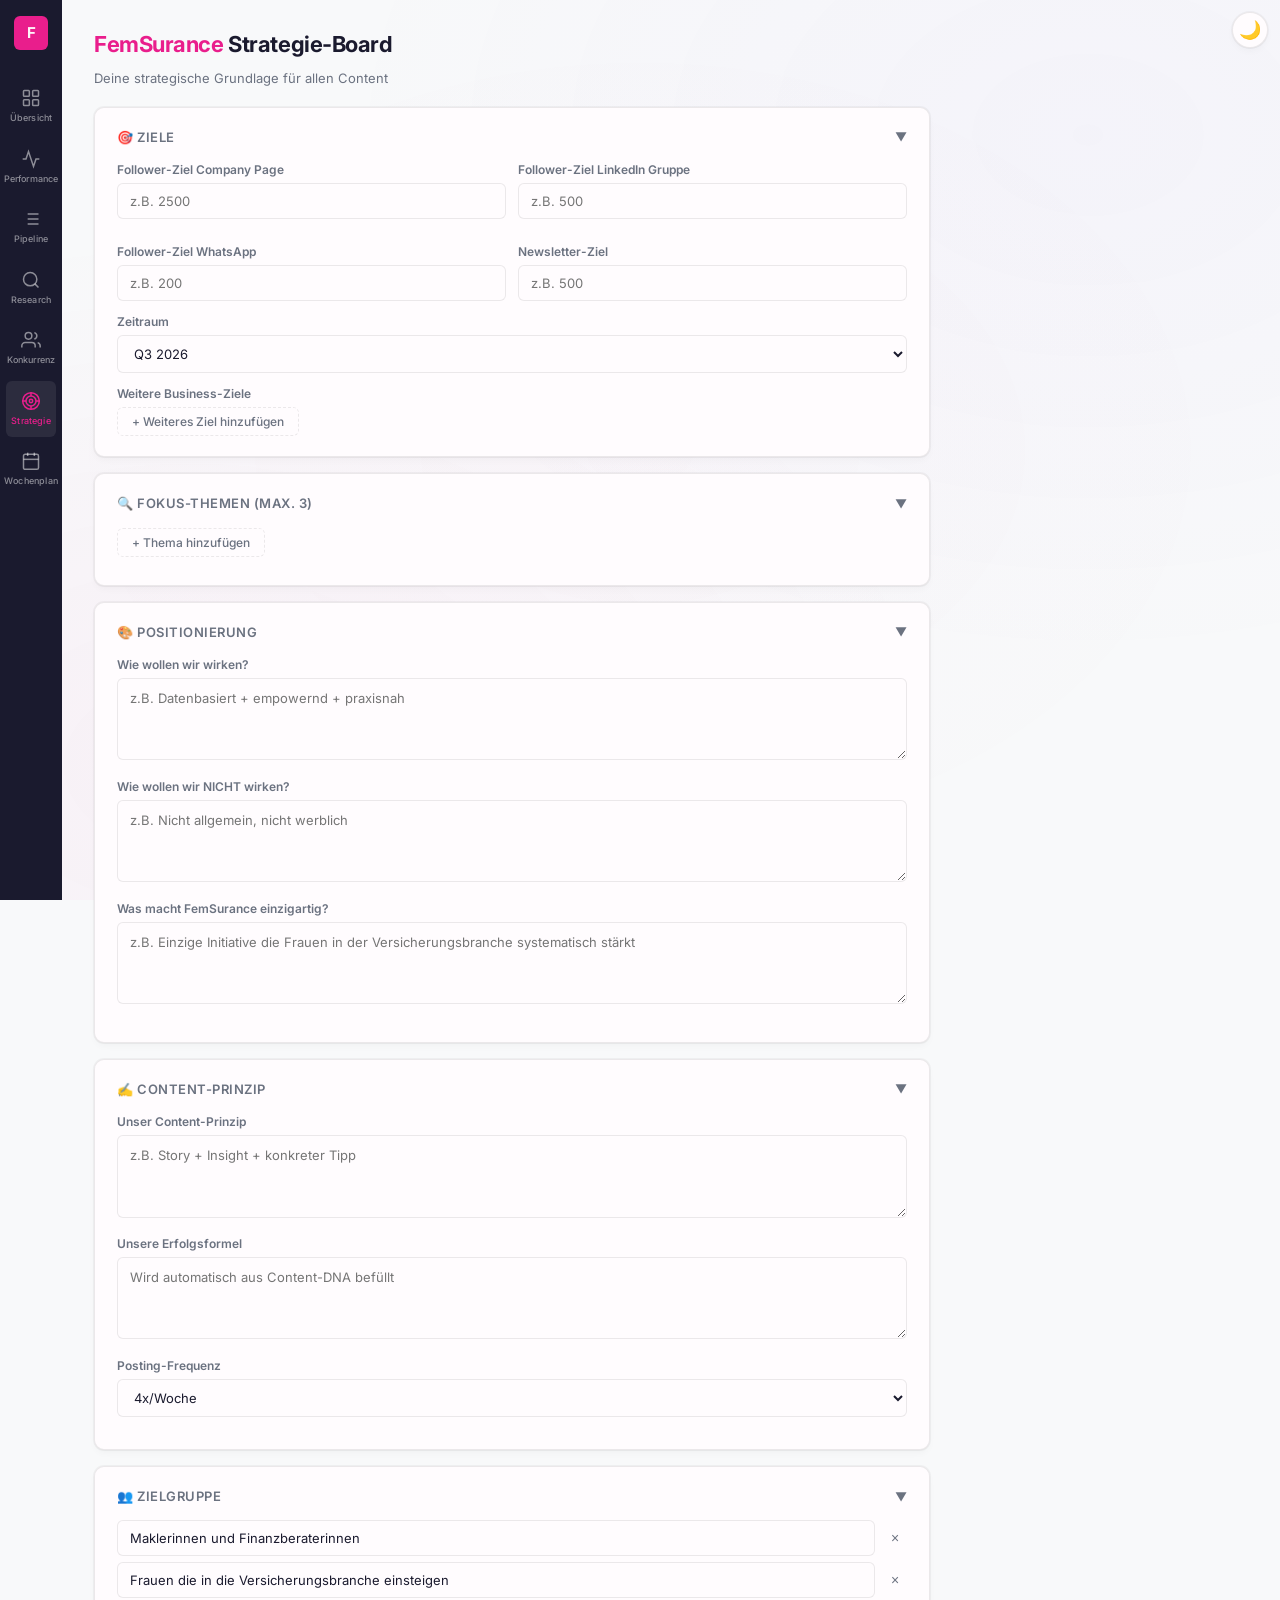
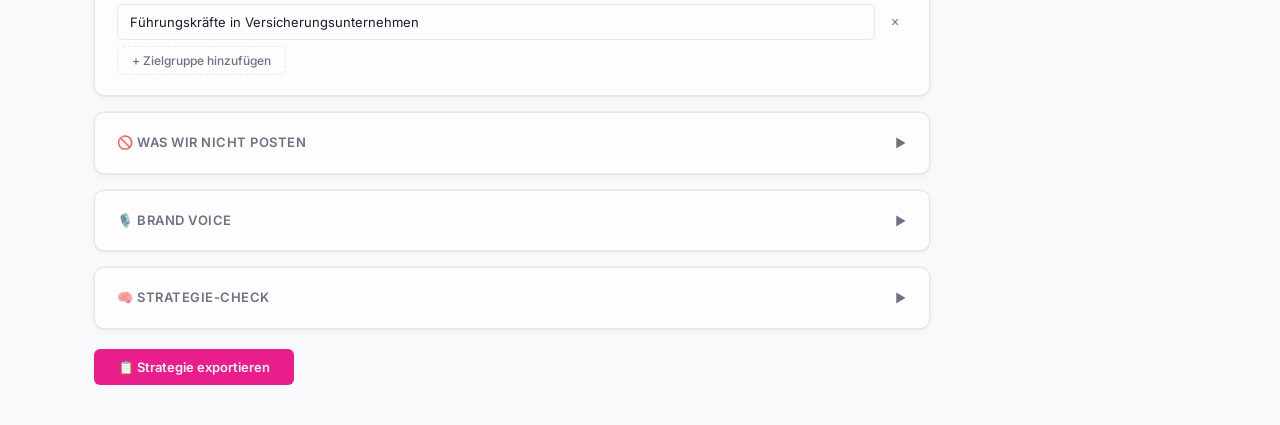
<file: strategie.html>
<!DOCTYPE html>
<html lang="de">
<head>
<meta charset="UTF-8">
<meta name="viewport" content="width=device-width, initial-scale=1.0">
<title>FemSurance – Strategie</title>
<link rel="preconnect" href="https://fonts.googleapis.com">
<link rel="preconnect" href="https://fonts.gstatic.com" crossorigin>
<link href="https://fonts.googleapis.com/css2?family=DM+Sans:wght@500;700&family=Inter:wght@400;500;600;700&display=swap" rel="stylesheet">
<link rel="stylesheet" href="shared.css">
<style>

.main { margin-left:62px; padding:28px 32px 40px; max-width:900px; }
.page-header { display:flex; align-items:center; justify-content:space-between; margin-bottom: var(--space-sm); }
.page-header h1 { font-size:22px; font-weight:700; }
.page-header h1 em { font-style:normal; color:var(--fem-pink); }
.header-sub { font-size:var(--text-md); color:var(--text-secondary); margin-bottom:18px; }
.save-ts { font-size:var(--text-sm); color:var(--text-secondary); margin-bottom:18px; }

.card { background:var(--bg-card); border:1px solid var(--border); border-radius:var(--radius-md); box-shadow:var(--shadow); padding:20px 22px; margin-bottom: var(--space-lg); }
.card-header { display:flex; align-items:center; cursor:pointer; user-select:none; }
.card-header .card-title { flex:1; font-size:var(--text-md); font-weight:600; color:var(--text-secondary); text-transform:uppercase; letter-spacing:0.04em; margin:0; }
.card-header .chevron { font-size:var(--text-base); color:var(--text-secondary); transition:transform 0.25s cubic-bezier(0.32, 0.72, 0, 1); }
.card-header.collapsed .chevron { transform:rotate(-90deg); }
.card-body { overflow:hidden; transition:max-height 0.3s cubic-bezier(0.32, 0.72, 0, 1), opacity 0.25s cubic-bezier(0.32, 0.72, 0, 1); max-height:3000px; opacity:1; margin-top:14px; }
.card-body.collapsed { max-height:0; opacity:0; margin:0; padding:0; }

label.fl { display:block; font-size:var(--text-base); font-weight:600; color:var(--text-secondary); margin-bottom:4px; }
input[type="text"],input[type="number"],select,textarea { width:100%; padding:9px 12px; border:1px solid var(--border); border-radius:var(--radius-sm); font-family:inherit; font-size:var(--text-md); color:var(--text-primary); background:var(--bg-card); transition:border-color 0.2s cubic-bezier(0.32, 0.72, 0, 1); }
input:focus,select:focus,textarea:focus { outline:none; border-color:var(--fem-pink); box-shadow: 0 0 0 3px rgba(233,30,140,0.08); }
textarea { resize:vertical; line-height:1.6; }
.row2 { display:grid; grid-template-columns:1fr 1fr; gap: var(--space-md); }
.field { margin-bottom: var(--space-md); }

.btn-add { padding:6px 14px; border:1px dashed var(--border); border-radius:var(--radius-sm); background:none; cursor:pointer; font-family:inherit; font-size:var(--text-base); font-weight:500; color:var(--text-secondary); transition:all 0.2s cubic-bezier(0.32, 0.72, 0, 1); }
.btn-add:hover { border-color:var(--fem-pink); color:var(--fem-pink); }
.btn-add:focus-visible { outline: 2px solid var(--fem-pink); outline-offset: 2px; }
.btn-add:disabled { opacity:0.5; cursor:not-allowed; }
.btn-remove { width:24px; height:24px; border:none; background:none; cursor:pointer; font-size:var(--text-lg); color:var(--text-secondary); border-radius:50%; }
.btn-remove:hover { background:var(--color-danger-bg); color:var(--color-danger); }
.btn-remove:focus-visible { outline: 2px solid var(--fem-pink); outline-offset: 2px; }
.btn-remove:disabled { opacity: 0.5; cursor: not-allowed; }

.goal-row { display:flex; gap: var(--space-sm); align-items:center; margin-bottom: var(--space-sm); padding:8px; background:var(--bg-secondary); border-radius:var(--radius-sm); }
.goal-row input { flex:1; }
.goal-row input:nth-child(2) { max-width:80px; }
.goal-row input:nth-child(3) { max-width:80px; }
.progress-mini { flex:1; height:6px; background:var(--bg-page); border-radius:3px; overflow:hidden; }
.progress-mini-fill { height:100%; background:linear-gradient(90deg,var(--fem-pink),var(--fem-purple)); border-radius:3px; }

.fokus-item { display:flex; gap: var(--space-sm); align-items:center; margin-bottom: var(--space-sm); }
.fokus-item input { flex:1; }
.fokus-item select { width:200px; }
.fokus-badges { display:flex; gap:6px; flex-wrap:wrap; margin-top:8px; }
.fokus-badge { display:inline-block; padding:4px 12px; border-radius:20px; background:var(--fem-pink); color:var(--text-on-accent); font-size:var(--text-base); font-weight:600; }

.dyn-item { display:flex; align-items:center; gap: var(--space-sm); margin-bottom:6px; }
.dyn-item input { flex:1; }
.voice-badges { display:flex; gap:6px; flex-wrap:wrap; margin-bottom: var(--space-md); }
.voice-badge { padding:6px 14px; border:1px solid var(--border); border-radius:20px; cursor:pointer; font-size:var(--text-base); font-weight:500; transition:all 0.2s cubic-bezier(0.32, 0.72, 0, 1); user-select:none; }
.voice-badge.selected { background:var(--fem-pink); color:var(--text-on-accent); border-color:var(--fem-pink); }
.voice-badge:not(.selected) { background:var(--bg-card); color:var(--text-secondary); }
.voice-badge:hover { border-color:var(--fem-pink); }
.check-output { margin-top:14px; padding:18px; background:var(--bg-secondary); border-radius:var(--radius-md); font-size:var(--text-md); line-height:1.7; white-space:pre-wrap; }
.check-actions { display:flex; gap: var(--space-sm); margin-top:10px; }
.check-btn { padding:8px 18px; border:1px solid var(--border); border-radius:var(--radius-sm); background:var(--bg-card); cursor:pointer; font-family:inherit; font-size:var(--text-base); font-weight:600; color:var(--text-secondary); transition:all 0.2s cubic-bezier(0.32, 0.72, 0, 1); }
.check-btn:hover { border-color:var(--fem-pink); color:var(--fem-pink); }
.check-btn:focus-visible { outline: 2px solid var(--fem-pink); outline-offset: 2px; }
.check-btn:disabled { opacity: 0.5; cursor: not-allowed; }
.check-btn.ok { background:var(--color-success-bg); color:var(--color-success); border-color:var(--color-success); }
.btn-check { padding:10px 24px; border:none; border-radius:var(--radius-sm); background:linear-gradient(135deg,var(--fem-pink),var(--fem-purple)); color:var(--text-on-accent); font-family:inherit; font-size:var(--text-md); font-weight:600; cursor:pointer; transition:all 0.15s cubic-bezier(0.32, 0.72, 0, 1); }
.btn-check:hover { opacity:0.9; }
.btn-check:focus-visible { outline: 2px solid var(--fem-pink); outline-offset: 2px; }
.btn-check:disabled { opacity:0.5; cursor:not-allowed; }

.btn-export { display:block; margin-top:20px; padding:10px 24px; border:none; border-radius:var(--radius-sm); background:var(--fem-pink); color:var(--text-on-accent); font-family:inherit; font-size:var(--text-md); font-weight:600; cursor:pointer; transition:opacity 0.2s cubic-bezier(0.32, 0.72, 0, 1); }
.btn-export:hover { opacity:0.9; }
.btn-export:focus-visible { outline: 2px solid var(--fem-pink); outline-offset: 2px; }
.btn-export:disabled { opacity: 0.5; cursor: not-allowed; }

/* ── Extracted utility classes ── */
.mt-12 { margin-top:12px; }
.flex-center-gap { display:flex; align-items:center; gap:10px; margin-bottom:12px; }
.text-hint { font-size:11px; color:var(--text-secondary); }

/* ── Extracted utility classes ── */
.mt-12 { margin-top:12px; }
.flex-center-gap { display:flex; align-items:center; gap:10px; margin-bottom:12px; }
.text-hint { font-size:11px; color:var(--text-secondary); }

</style>
</head>
<body>
<button class="dm-toggle" id="dmToggle" title="Dark Mode" aria-label="Dark Mode umschalten">🌙</button>
<script src="shared.js"></script>

<nav class="nav-left" role="navigation" aria-label="Hauptnavigation">
  <div class="nav-logo">F</div>
  <ul class="nav-links">
    <a href="dashboard.html"><svg viewBox="0 0 24 24"><rect x="3" y="3" width="7" height="7" rx="1"/><rect x="14" y="3" width="7" height="7" rx="1"/><rect x="3" y="14" width="7" height="7" rx="1"/><rect x="14" y="14" width="7" height="7" rx="1"/></svg>Übersicht</a>
    <a href="performance.html"><svg viewBox="0 0 24 24"><polyline points="22 12 18 12 15 21 9 3 6 12 2 12"/></svg>Performance</a>
    <a href="pipeline.html"><svg viewBox="0 0 24 24"><line x1="8" y1="6" x2="21" y2="6"/><line x1="8" y1="12" x2="21" y2="12"/><line x1="8" y1="18" x2="21" y2="18"/><line x1="3" y1="6" x2="3.01" y2="6"/><line x1="3" y1="12" x2="3.01" y2="12"/><line x1="3" y1="18" x2="3.01" y2="18"/></svg>Pipeline</a>
    <a href="research.html"><svg viewBox="0 0 24 24"><circle cx="11" cy="11" r="8"/><line x1="21" y1="21" x2="16.65" y2="16.65"/></svg>Research</a>
    <a href="konkurrenz.html"><svg viewBox="0 0 24 24"><path d="M17 21v-2a4 4 0 0 0-4-4H5a4 4 0 0 0-4 4v2"/><circle cx="9" cy="7" r="4"/><path d="M23 21v-2a4 4 0 0 0-3-3.87"/><path d="M16 3.13a4 4 0 0 1 0 7.75"/></svg>Konkurrenz</a>
    <a href="strategie.html" class="active"><svg viewBox="0 0 24 24"><circle cx="12" cy="12" r="10"/><circle cx="12" cy="12" r="6"/><circle cx="12" cy="12" r="2"/><line x1="12" y1="2" x2="12" y2="6"/><line x1="12" y1="18" x2="12" y2="22"/><line x1="2" y1="12" x2="6" y2="12"/><line x1="18" y1="12" x2="22" y2="12"/></svg>Strategie</a>
    <a href="wochenplan.html"><svg viewBox="0 0 24 24"><rect x="3" y="4" width="18" height="18" rx="2" ry="2"/><line x1="16" y1="2" x2="16" y2="6"/><line x1="8" y1="2" x2="8" y2="6"/><line x1="3" y1="10" x2="21" y2="10"/></svg>Wochenplan</a>
  </ul>
</nav>

<main class="main">
  <div class="page-header fade-up"><h1><em>FemSurance</em> Strategie-Board</h1></div>
  <div class="header-sub fade-up">Deine strategische Grundlage für allen Content</div>
  <div class="save-ts fade-up" id="saveTs"></div>

  <!-- CARD 1: Ziele -->
  <div class="card fade-up">
    <div class="card-header" data-card="1"><div class="card-title">🎯 Ziele</div><span class="chevron">▼</span></div>
    <div class="card-body" data-body="1">
      <div class="row2">
        <div class="field"><label class="fl">Follower-Ziel Company Page</label><input type="number" id="zGoal" placeholder="z.B. 2500"></div>
        <div class="field"><label class="fl">Follower-Ziel LinkedIn Gruppe</label><input type="number" id="zGruppe" placeholder="z.B. 500"></div>
        <div class="field"><label class="fl">Follower-Ziel WhatsApp</label><input type="number" id="zWhatsapp" placeholder="z.B. 200"></div>
        <div class="field"><label class="fl">Newsletter-Ziel</label><input type="number" id="zNewsletter" placeholder="z.B. 500"></div>
      </div>
      <div class="field"><label class="fl">Zeitraum</label><select id="zZeitraum"><option>Q1 2026</option><option>Q2 2026</option><option selected>Q3 2026</option><option>Q4 2026</option><option>Q1 2027</option></select></div>
      <label class="fl mt-12">Weitere Business-Ziele</label>
      <div id="weitereZiele"></div>
      <button class="btn-add" id="addZiel">+ Weiteres Ziel hinzufügen</button>
    </div>
  </div>

  <!-- CARD 2: Fokus-Themen -->
  <div class="card fade-up">
    <div class="card-header" data-card="2"><div class="card-title">🔍 Fokus-Themen (max. 3)</div><span class="chevron">▼</span></div>
    <div class="card-body" data-body="2">
      <div id="fokusContainer"></div>
      <button class="btn-add" id="addFokus">+ Thema hinzufügen</button>
      <div class="fokus-badges" id="fokusBadges"></div>
    </div>
  </div>

  <!-- CARD 3: Positionierung -->
  <div class="card fade-up">
    <div class="card-header" data-card="3"><div class="card-title">🎨 Positionierung</div><span class="chevron">▼</span></div>
    <div class="card-body" data-body="3">
      <div class="field"><label class="fl">Wie wollen wir wirken?</label><textarea id="posWirken" rows="3" placeholder="z.B. Datenbasiert + empowernd + praxisnah"></textarea></div>
      <div class="field"><label class="fl">Wie wollen wir NICHT wirken?</label><textarea id="posNicht" rows="3" placeholder="z.B. Nicht allgemein, nicht werblich"></textarea></div>
      <div class="field"><label class="fl">Was macht FemSurance einzigartig?</label><textarea id="posEinzigartig" rows="3" placeholder="z.B. Einzige Initiative die Frauen in der Versicherungsbranche systematisch stärkt"></textarea></div>
    </div>
  </div>

  <!-- CARD 4: Content-Prinzip -->
  <div class="card fade-up">
    <div class="card-header" data-card="4"><div class="card-title">✍️ Content-Prinzip</div><span class="chevron">▼</span></div>
    <div class="card-body" data-body="4">
      <div class="field"><label class="fl">Unser Content-Prinzip</label><textarea id="cpPrinzip" rows="3" placeholder="z.B. Story + Insight + konkreter Tipp"></textarea></div>
      <div class="field"><label class="fl">Unsere Erfolgsformel</label><textarea id="cpFormel" rows="3" placeholder="Wird automatisch aus Content-DNA befüllt"></textarea></div>
      <div class="field"><label class="fl">Posting-Frequenz</label><select id="cpFrequenz"><option>2x/Woche</option><option>3x/Woche</option><option selected>4x/Woche</option><option>5x/Woche</option></select></div>
    </div>
  </div>

  <!-- CARD 5: Zielgruppe -->
  <div class="card fade-up">
    <div class="card-header" data-card="5"><div class="card-title">👥 Zielgruppe</div><span class="chevron">▼</span></div>
    <div class="card-body" data-body="5">
      <div id="zielgruppeList"></div>
      <button class="btn-add" id="addZielgruppe">+ Zielgruppe hinzufügen</button>
    </div>
  </div>

  <!-- CARD 6: Was wir nicht posten -->
  <div class="card fade-up">
    <div class="card-header collapsed" data-card="6"><div class="card-title">🚫 Was wir nicht posten</div><span class="chevron">▼</span></div>
    <div class="card-body collapsed" data-body="6">
      <div id="nichtPostenList"></div>
      <button class="btn-add" id="addNichtPosten">+ Hinzufügen</button>
    </div>
  </div>

  <!-- CARD 7: Brand Voice -->
  <div class="card fade-up">
    <div class="card-header collapsed" data-card="7"><div class="card-title">🎙️ Brand Voice</div><span class="chevron">▼</span></div>
    <div class="card-body collapsed" data-body="7">
      <div class="voice-badges" id="voiceBadges"></div>
      <div class="field"><label class="fl">Tonalität in eigenen Worten</label><textarea id="voiceTon" rows="3" placeholder="z.B. Wie eine erfahrene Mentorin die auf Augenhöhe spricht"></textarea></div>
    </div>
  </div>

  <!-- CARD 8: Strategie-Check -->
  <div class="card fade-up">
    <div class="card-header collapsed" data-card="8"><div class="card-title">🧠 Strategie-Check</div><span class="chevron">▼</span></div>
    <div class="card-body collapsed" data-body="8">
      <div class="flex-center-gap">
        <button class="btn-check" id="stratCheckBtn">Strategie prüfen</button>
        <span class="text-hint" id="checkTs"></span>
      </div>
      <div id="checkOutput"></div>
      <div class="check-actions" id="checkActions" style="display:none;">
        <button class="check-btn" id="checkCopy">📋 Kopieren</button>
      </div>
    </div>
  </div>

  <button class="btn-export" id="btnExport">📋 Strategie exportieren</button>
</main>

<script>
// ══════════ DATA ══════════
function load(key, fb) { try { const v = localStorage.getItem(key); return v ? JSON.parse(v) : fb; } catch { return fb; } }
let strat = load('fem_strategie', {
  ziele: { goal:'', gruppeGoal:'', whatsappGoal:'', newsletterGoal:'', zeitraum:'Q3 2026', weitere:[] },
  fokusThemen: [],
  positionierung: { wirken:'', nichtWirken:'', einzigartig:'' },
  contentPrinzip: { prinzip:'', erfolgsformel:'', frequenz:'4x/Woche' },
  zielgruppe: [],
  brandVoice: { badges:[], tonalitaet:'' }
});
function save() {
  localStorage.setItem('fem_strategie', JSON.stringify(strat));
  // Sync goals to fem_konkurrenz_data
  try {
    const kd = JSON.parse(localStorage.getItem('fem_konkurrenz_data') || '{}');
    if (strat.ziele.goal) kd.goal = parseInt(strat.ziele.goal) || kd.goal;
    if (strat.ziele.gruppeGoal) kd.gruppeGoal = parseInt(strat.ziele.gruppeGoal) || kd.gruppeGoal;
    if (strat.ziele.whatsappGoal) kd.whatsappGoal = parseInt(strat.ziele.whatsappGoal) || kd.whatsappGoal;
    if (strat.ziele.newsletterGoal) kd.newsletterGoal = parseInt(strat.ziele.newsletterGoal) || kd.newsletterGoal;
    localStorage.setItem('fem_konkurrenz_data', JSON.stringify(kd));
  } catch(e) { console.warn('Daten-Ladefehler:', e.message); }
  document.getElementById('saveTs').textContent = 'Zuletzt gespeichert: ' + new Date().toLocaleTimeString('de-DE',{hour:'2-digit',minute:'2-digit'});
}

// ══════════ COLLAPSIBLE ══════════
const DEFAULTS_OPEN = {1:true, 2:true, 3:true, 4:true, 5:true, 6:false, 7:false, 8:false};
const colState = load('fem_strategie_collapse', DEFAULTS_OPEN);
document.querySelectorAll('.card-header').forEach(h => {
  const n = h.dataset.card;
  const b = document.querySelector(`[data-body="${n}"]`);
  if (colState[n] === false) { h.classList.add('collapsed'); b.classList.add('collapsed'); }
  h.addEventListener('click', () => {
    h.classList.toggle('collapsed'); b.classList.toggle('collapsed');
    colState[n] = !h.classList.contains('collapsed');
    localStorage.setItem('fem_strategie_collapse', JSON.stringify(colState));
  });
});

// ══════════ CARD 1: ZIELE ══════════
document.getElementById('zGoal').value = strat.ziele.goal || '';
document.getElementById('zGruppe').value = strat.ziele.gruppeGoal || '';
document.getElementById('zWhatsapp').value = strat.ziele.whatsappGoal || '';
document.getElementById('zNewsletter').value = strat.ziele.newsletterGoal || '';
document.getElementById('zZeitraum').value = strat.ziele.zeitraum || 'Q3 2026';
['zGoal','zGruppe','zWhatsapp','zNewsletter'].forEach(id => {
  document.getElementById(id).addEventListener('input', e => {
    const map = {zGoal:'goal',zGruppe:'gruppeGoal',zWhatsapp:'whatsappGoal',zNewsletter:'newsletterGoal'};
    strat.ziele[map[id]] = e.target.value; save();
  });
});
document.getElementById('zZeitraum').addEventListener('change', e => { strat.ziele.zeitraum = e.target.value; save(); });

function renderWeitere() {
  const c = document.getElementById('weitereZiele'); c.innerHTML = '';
  (strat.ziele.weitere || []).forEach((z, i) => {
    const pct = z.ziel > 0 ? Math.min((parseInt(z.aktuell)||0)/(parseInt(z.ziel))*100, 100) : 0;
    const row = document.createElement('div'); row.className = 'goal-row';
    row.innerHTML = `<input type="text" value="${z.name||''}" placeholder="Name" data-wi="${i}" data-wf="name"><input type="number" value="${z.aktuell||''}" placeholder="Aktuell" data-wi="${i}" data-wf="aktuell"><input type="number" value="${z.ziel||''}" placeholder="Ziel" data-wi="${i}" data-wf="ziel"><div class="progress-mini"><div class="progress-mini-fill" style="width:${pct}%"></div></div><button class="btn-remove" data-wd="${i}">×</button>`;
    c.appendChild(row);
  });
}
document.getElementById('weitereZiele').addEventListener('input', e => {
  if (e.target.dataset.wi !== undefined) { strat.ziele.weitere[parseInt(e.target.dataset.wi)][e.target.dataset.wf] = e.target.value; save(); clearTimeout(window._wt); window._wt = setTimeout(renderWeitere, 500); }
});
document.getElementById('weitereZiele').addEventListener('click', e => {
  if (e.target.dataset.wd !== undefined) { strat.ziele.weitere.splice(parseInt(e.target.dataset.wd), 1); save(); renderWeitere(); }
});
document.getElementById('addZiel').addEventListener('click', () => { if (!strat.ziele.weitere) strat.ziele.weitere = []; strat.ziele.weitere.push({name:'',aktuell:'',ziel:''}); save(); renderWeitere(); });
renderWeitere();

// ══════════ CARD 2: FOKUS-THEMEN ══════════
function renderFokus() {
  const c = document.getElementById('fokusContainer'); c.innerHTML = '';
  (strat.fokusThemen || []).forEach((f, i) => {
    const row = document.createElement('div'); row.className = 'fokus-item';
    row.innerHTML = `<input type="text" value="${f.thema||''}" placeholder="z.B. Frauen in Führung" data-fi="${i}" data-ff="thema"><select data-fi="${i}" data-ff="themenwelt"><option value="">Themenwelt...</option><option${f.themenwelt==='Business & Vertrieb'?' selected':''}>Business & Vertrieb</option><option${f.themenwelt==='Marketing & Sichtbarkeit'?' selected':''}>Marketing & Sichtbarkeit</option><option${f.themenwelt==='Fachliche Weiterbildung'?' selected':''}>Fachliche Weiterbildung</option><option${f.themenwelt==='Persönlichkeitsentwicklung'?' selected':''}>Persönlichkeitsentwicklung</option></select><button class="btn-remove" data-fd="${i}">×</button>`;
    c.appendChild(row);
  });
  document.getElementById('addFokus').disabled = (strat.fokusThemen || []).length >= 3;
  const badges = document.getElementById('fokusBadges');
  badges.innerHTML = (strat.fokusThemen || []).filter(f => f.thema).map(f => `<span class="fokus-badge">${f.thema}</span>`).join('');
}
document.getElementById('fokusContainer').addEventListener('input', e => {
  if (e.target.dataset.fi !== undefined) { strat.fokusThemen[parseInt(e.target.dataset.fi)][e.target.dataset.ff] = e.target.value; save(); renderFokus(); }
});
document.getElementById('fokusContainer').addEventListener('change', e => {
  if (e.target.dataset.fi !== undefined) { strat.fokusThemen[parseInt(e.target.dataset.fi)][e.target.dataset.ff] = e.target.value; save(); }
});
document.getElementById('fokusContainer').addEventListener('click', e => {
  if (e.target.dataset.fd !== undefined) { strat.fokusThemen.splice(parseInt(e.target.dataset.fd), 1); save(); renderFokus(); }
});
document.getElementById('addFokus').addEventListener('click', () => { if (!strat.fokusThemen) strat.fokusThemen = []; if (strat.fokusThemen.length >= 3) return; strat.fokusThemen.push({thema:'',themenwelt:''}); save(); renderFokus(); });
renderFokus();

// ══════════ CARD 3: POSITIONIERUNG ══════════
document.getElementById('posWirken').value = strat.positionierung?.wirken || '';
document.getElementById('posNicht').value = strat.positionierung?.nichtWirken || '';
document.getElementById('posEinzigartig').value = strat.positionierung?.einzigartig || '';
['posWirken','posNicht','posEinzigartig'].forEach(id => {
  document.getElementById(id).addEventListener('input', e => {
    if (!strat.positionierung) strat.positionierung = {};
    const map = {posWirken:'wirken',posNicht:'nichtWirken',posEinzigartig:'einzigartig'};
    strat.positionierung[map[id]] = e.target.value; save();
  });
});

// ══════════ CARD 4: CONTENT-PRINZIP ══════════
document.getElementById('cpPrinzip').value = strat.contentPrinzip?.prinzip || '';
document.getElementById('cpFormel').value = strat.contentPrinzip?.erfolgsformel || '';
document.getElementById('cpFrequenz').value = strat.contentPrinzip?.frequenz || '4x/Woche';
// Auto-fill from Content-DNA
try {
  const dna = JSON.parse(localStorage.getItem('fem_content_dna') || '{}');
  if (dna.text && !strat.contentPrinzip?.erfolgsformel) {
    const match = dna.text.match(/CONTENT-SIGNATUR[:\n]*(.*?)(\n\n|$)/s);
    if (match) { document.getElementById('cpFormel').value = match[1].trim(); strat.contentPrinzip.erfolgsformel = match[1].trim(); save(); }
  }
} catch(e) { console.warn('Daten-Ladefehler:', e.message); }
['cpPrinzip','cpFormel'].forEach(id => {
  document.getElementById(id).addEventListener('input', e => {
    if (!strat.contentPrinzip) strat.contentPrinzip = {};
    const map = {cpPrinzip:'prinzip',cpFormel:'erfolgsformel'};
    strat.contentPrinzip[map[id]] = e.target.value; save();
  });
});
document.getElementById('cpFrequenz').addEventListener('change', e => {
  if (!strat.contentPrinzip) strat.contentPrinzip = {};
  strat.contentPrinzip.frequenz = e.target.value; save();
});

// ══════════ CARD 5: ZIELGRUPPE ══════════
const ZG_DEFAULTS = ['Maklerinnen und Finanzberaterinnen', 'Frauen die in die Versicherungsbranche einsteigen', 'Führungskräfte in Versicherungsunternehmen'];
if (!strat.zielgruppe || !strat.zielgruppe.length) strat.zielgruppe = [...ZG_DEFAULTS];

function renderZielgruppe() {
  const c = document.getElementById('zielgruppeList'); c.innerHTML = '';
  strat.zielgruppe.forEach((z, i) => {
    const row = document.createElement('div'); row.className = 'dyn-item';
    row.innerHTML = `<input type="text" value="${z}" placeholder="z.B. Maklerinnen 30-50 Jahre" data-zgi="${i}"><button class="btn-remove" data-zgd="${i}">×</button>`;
    c.appendChild(row);
  });
}
document.getElementById('zielgruppeList').addEventListener('input', e => {
  if (e.target.dataset.zgi !== undefined) { strat.zielgruppe[parseInt(e.target.dataset.zgi)] = e.target.value; save(); }
});
document.getElementById('zielgruppeList').addEventListener('click', e => {
  if (e.target.dataset.zgd !== undefined) { strat.zielgruppe.splice(parseInt(e.target.dataset.zgd), 1); save(); renderZielgruppe(); }
});
document.getElementById('addZielgruppe').addEventListener('click', () => { strat.zielgruppe.push(''); save(); renderZielgruppe(); });
renderZielgruppe();

// ══════════ CARD 6: NICHT POSTEN ══════════
const NP_DEFAULTS = ['Allgemeine Motivationssprüche', 'Zu breite Versicherungsthemen', 'Werbliche Inhalte'];
let nichtPosten = JSON.parse(localStorage.getItem('fem_nicht_posten') || 'null') || [...NP_DEFAULTS];

function saveNP() { localStorage.setItem('fem_nicht_posten', JSON.stringify(nichtPosten)); save(); }
function renderNichtPosten() {
  const c = document.getElementById('nichtPostenList'); c.innerHTML = '';
  nichtPosten.forEach((item, i) => {
    const row = document.createElement('div'); row.className = 'dyn-item';
    row.innerHTML = `<input type="text" value="${item}" placeholder="z.B. Allgemeine Motivationssprüche" data-npi="${i}"><button class="btn-remove" data-npd="${i}">×</button>`;
    c.appendChild(row);
  });
}
document.getElementById('nichtPostenList').addEventListener('input', e => {
  if (e.target.dataset.npi !== undefined) { nichtPosten[parseInt(e.target.dataset.npi)] = e.target.value; saveNP(); }
});
document.getElementById('nichtPostenList').addEventListener('click', e => {
  if (e.target.dataset.npd !== undefined) { nichtPosten.splice(parseInt(e.target.dataset.npd), 1); saveNP(); renderNichtPosten(); }
});
document.getElementById('addNichtPosten').addEventListener('click', () => { nichtPosten.push(''); saveNP(); renderNichtPosten(); });
renderNichtPosten();

// ══════════ CARD 7: BRAND VOICE ══════════
const VOICE_OPTIONS = ['warm', 'klar', 'empowernd', 'direkt', 'fachkundig', 'mutig', 'authentisch', 'praxisnah', 'inspirierend'];
if (!strat.brandVoice) strat.brandVoice = { badges: [], tonalitaet: '' };

function renderVoiceBadges() {
  const c = document.getElementById('voiceBadges'); c.innerHTML = '';
  VOICE_OPTIONS.forEach(v => {
    const sel = (strat.brandVoice.badges || []).includes(v);
    const btn = document.createElement('span');
    btn.className = 'voice-badge' + (sel ? ' selected' : '');
    btn.textContent = v;
    btn.addEventListener('click', () => {
      const idx = strat.brandVoice.badges.indexOf(v);
      if (idx >= 0) strat.brandVoice.badges.splice(idx, 1); else strat.brandVoice.badges.push(v);
      save(); renderVoiceBadges();
    });
    c.appendChild(btn);
  });
}
document.getElementById('voiceTon').value = strat.brandVoice.tonalitaet || '';
document.getElementById('voiceTon').addEventListener('input', e => { strat.brandVoice.tonalitaet = e.target.value; save(); });
renderVoiceBadges();

// ══════════ CARD 8: STRATEGIE-CHECK ══════════
// Restore saved check
const savedCheck = localStorage.getItem('fem_strategie_check');
if (savedCheck) {
  try {
    const d = JSON.parse(savedCheck);
    document.getElementById('checkOutput').innerHTML = `<div class="check-output">${d.text.replace(/\n/g,'<br>')}</div>`;
    document.getElementById('checkActions').style.display = 'flex';
    if (d.savedAt) document.getElementById('checkTs').textContent = 'Zuletzt: ' + new Date(d.savedAt).toLocaleDateString('de-DE');
  } catch(e) { console.warn('Daten-Ladefehler:', e.message); }
}

document.getElementById('stratCheckBtn').addEventListener('click', async () => {
  const btn = document.getElementById('stratCheckBtn');
  btn.disabled = true; btn.classList.add('btn-loading');
  try {
    const resp = await fetch('https://api.anthropic.com/v1/messages', {
      method:'POST', headers:{'Content-Type':'application/json','x-api-key':ANTHROPIC_API_KEY,'anthropic-version':'2023-06-01','anthropic-dangerous-direct-browser-access':'true'},
      body:JSON.stringify({model:'claude-sonnet-4-20250514',max_tokens:1200,
        system:`Du bist der FemSurance Strategie-Berater. Analysiere die definierte Strategie und gib konkretes Feedback.

ANALYSE-FRAMEWORKS:
- Customer Research: Passt die Strategie zu echten Bedürfnissen? Welche JTBD adressiert sie? Welche Schmerzpunkte werden gelöst? Welche Einwände hat die Zielgruppe (Preis/Timing/Wettbewerb/Status Quo)?
- Content-Strategie: Mischung Searchable + Shareable ausgewogen? Engagement-Ranking beachtet (Stories > Daten > Kontroverse > Carousel)?
- Community-Marketing: Echte Gemeinschaft oder nur Reichweite? Shared Identity?
- Competitor-Alternatives: Klare Differenzierung? Underserved Jobs adressiert?
- Sales-Enablement: Enthält die Strategie vertriebsnahe Inhalte? Einwandbehandlung? Story-Arc (Problem→Kosten→Lösung→Beweis)?
- Video-Strategie: Ist LinkedIn-Video eingeplant? (Algorithmus bevorzugt Video, 85% stumm geschaut)
- Lead-Magnets: Gibt es Checklisten/Guides die über LinkedIn beworben werden können?
- Autorität: Plant die Strategie Inhalte mit Statistiken, Quellen, Expertenzitaten? (+40% Sichtbarkeit)

Antworte in diesem Format:

🧠 STRATEGIE-CHECK

STÄRKEN DER STRATEGIE:
→ [Stärke 1]
→ [Stärke 2]

LÜCKEN / RISIKEN:
→ [Lücke 1]
→ [Lücke 2]

KONSISTENZ-CHECK:
→ Ziele und Content-Prinzip: [konsistent/inkonsistent] — [Begründung]
→ Zielgruppe und Tonalität: [konsistent/inkonsistent] — [Begründung]

ZIELGRUPPEN-FIT:
→ Jobs to Be Done: [Welche Jobs erfüllt die Strategie für die Zielgruppe?]
→ Ungedeckte Bedürfnisse: [Was fehlt noch?]

EMPFEHLUNGEN:
→ [Empfehlung 1]
→ [Empfehlung 2]

FAZIT:
[2-3 Sätze Gesamtbewertung]`,
        messages:[{role:'user',content:JSON.stringify(strat,null,2)}]
      })
    });
    if (!resp.ok) throw new Error('API ' + resp.status);
    const data = await resp.json();
    const text = data.content[0].text;
    localStorage.setItem('fem_strategie_check', JSON.stringify({ text, savedAt: new Date().toISOString() }));
    document.getElementById('checkOutput').innerHTML = `<div class="check-output">${text.replace(/\n/g,'<br>')}</div>`;
    document.getElementById('checkActions').style.display = 'flex';
    document.getElementById('checkTs').textContent = 'Zuletzt: ' + new Date().toLocaleDateString('de-DE');
  } catch (err) { alert('Fehler: ' + err.message); }
  btn.classList.remove('btn-loading'); btn.disabled = false;
});

document.getElementById('checkCopy').addEventListener('click', () => {
  const text = document.querySelector('.check-output')?.textContent || '';
  navigator.clipboard.writeText(text);
  const btn = document.getElementById('checkCopy');
  btn.textContent = 'Kopiert ✓'; btn.classList.add('ok');
  setTimeout(() => { btn.textContent = '📋 Kopieren'; btn.classList.remove('ok'); }, 2000);
});

// ══════════ EXPORT ══════════
document.getElementById('btnExport').addEventListener('click', () => {
  const lines = ['FemSurance Strategie-Board', '═'.repeat(40), ''];
  lines.push('🎯 ZIELE');
  lines.push(`Company Page: ${strat.ziele.goal || '–'} Follower`);
  lines.push(`LinkedIn Gruppe: ${strat.ziele.gruppeGoal || '–'} Mitglieder`);
  lines.push(`WhatsApp: ${strat.ziele.whatsappGoal || '–'} Mitglieder`);
  lines.push(`Newsletter: ${strat.ziele.newsletterGoal || '–'} Abonnenten`);
  lines.push(`Zeitraum: ${strat.ziele.zeitraum || '–'}`);
  if (strat.ziele.weitere?.length) { strat.ziele.weitere.forEach(z => lines.push(`${z.name}: ${z.aktuell||'–'} / ${z.ziel||'–'}`)); }
  lines.push('');
  lines.push('🔍 FOKUS-THEMEN');
  (strat.fokusThemen || []).forEach(f => lines.push(`→ ${f.thema} (${f.themenwelt || '–'})`));
  lines.push('');
  lines.push('🎨 POSITIONIERUNG');
  lines.push(`Wirken: ${strat.positionierung?.wirken || '–'}`);
  lines.push(`Nicht wirken: ${strat.positionierung?.nichtWirken || '–'}`);
  lines.push(`Einzigartig: ${strat.positionierung?.einzigartig || '–'}`);
  lines.push('');
  lines.push('✍️ CONTENT-PRINZIP');
  lines.push(`Prinzip: ${strat.contentPrinzip?.prinzip || '–'}`);
  lines.push(`Erfolgsformel: ${strat.contentPrinzip?.erfolgsformel || '–'}`);
  lines.push(`Frequenz: ${strat.contentPrinzip?.frequenz || '–'}`);
  lines.push('');
  lines.push('👥 ZIELGRUPPE');
  (strat.zielgruppe || []).forEach(z => lines.push(`→ ${z}`));
  lines.push('');
  lines.push('🚫 NICHT POSTEN');
  nichtPosten.forEach(n => lines.push(`→ ${n}`));
  lines.push('');
  lines.push('🎙️ BRAND VOICE');
  lines.push(`Badges: ${(strat.brandVoice?.badges || []).join(', ') || '–'}`);
  lines.push(`Tonalität: ${strat.brandVoice?.tonalitaet || '–'}`);
  navigator.clipboard.writeText(lines.join('\n'));
  const btn = document.getElementById('btnExport');
  btn.textContent = 'Kopiert ✓'; setTimeout(() => { btn.textContent = '📋 Strategie exportieren'; }, 2000);
});

// Show last saved timestamp
const savedStrat = localStorage.getItem('fem_strategie');
if (savedStrat) document.getElementById('saveTs').textContent = 'Strategie geladen';
</script>
</body>
</html>
</file>
<file: shared.css>
/* ══════════ FemSurance Design System ══════════ */

/* ── Variables ── */
:root {
  --fem-pink: #E91E8C;
  --fem-pink-light: #fce4f0;
  --fem-pink-mid: #f4afd4;
  --fem-purple: #7C3AED;
  --fem-purple-light: #EEEDFE;
  --bg-page: #F8F9FA;
  --bg-card: oklch(0.995 0.005 350);
  --text-on-accent: oklch(0.98 0.01 350);
  --bg-secondary: #f1f3f5;
  --text-primary: #1a1a2e;
  --text-secondary: #6b7280;
  --border: rgba(0,0,0,0.08);
  --border-light: rgba(0,0,0,0.04);
  --shadow: 0 0 0 1px rgba(0,0,0,0.04), 0 1px 2px -1px rgba(0,0,0,0.06), 0 4px 8px -2px rgba(0,0,0,0.04);
  --nav-bg: #1a1a2e;
  --radius-sm: 6px;
  --radius-md: 10px;
  --radius-lg: 14px;

  /* Semantic Colors */
  --color-success: #16a34a;
  --color-success-bg: #dcfce7;
  --color-warning: #a16207;
  --color-warning-bg: #fef9c3;
  --color-danger: #dc2626;
  --color-danger-bg: #fef2f2;
  --color-info: #06b6d4;

  /* Typography Scale */
  --text-xs: 10px;
  --text-sm: 11px;
  --text-base: 12px;
  --text-md: 13px;
  --text-lg: 14px;
  --text-xl: 16px;
  --text-2xl: 20px;
  --text-3xl: 24px;

  /* Spacing Scale */
  --space-xs: 4px;
  --space-sm: 8px;
  --space-md: 12px;
  --space-lg: 16px;
  --space-xl: 20px;
  --space-2xl: 24px;
  --space-3xl: 32px;
}

/* ── Base ── */
* { margin: 0; padding: 0; box-sizing: border-box; }
body {
  font-family: 'Inter', sans-serif;
  background: var(--bg-page);
  color: var(--text-primary);
  font-size: var(--text-md);
  line-height: 1.5;
}

/* ── Display Typography ── */
h1, h2, .page-header h1 {
  font-weight: 700;
  letter-spacing: -0.02em;
}

/* ── Background Atmosphere (oklch gradients) ── */
body::before {
  content: ''; position: fixed; inset: 0; z-index: -1; pointer-events: none;
  background:
    radial-gradient(ellipse at 15% 85% in oklch, oklch(0.65 0.25 350 / 0.04) 0%, transparent 50%),
    radial-gradient(ellipse at 85% 15% in oklch, oklch(0.55 0.25 290 / 0.03) 0%, transparent 50%),
    radial-gradient(ellipse at 50% 50% in oklch, oklch(0.65 0.25 350 / 0.015) 0%, transparent 70%);
}
body.dark-mode::before {
  background:
    radial-gradient(ellipse at 15% 85% in oklch, oklch(0.65 0.25 350 / 0.06) 0%, transparent 50%),
    radial-gradient(ellipse at 85% 15% in oklch, oklch(0.55 0.25 290 / 0.05) 0%, transparent 50%);
}

/* ── Fade-Up Animation ── */
@keyframes fadeUp {
  from { opacity: 0; transform: translateY(6px); filter: blur(4px); }
  to { opacity: 1; transform: translateY(0); filter: blur(0px); }
}
.fade-up {
  animation: fadeUp 0.2s cubic-bezier(0.32, 0.72, 0, 1) forwards;
}

/* ── Left Navigation ── */
.nav-left {
  position: fixed; top: 0; left: 0;
  width: 62px; height: 100vh;
  background: var(--nav-bg);
  display: flex; flex-direction: column; align-items: center;
  padding: 16px 0; z-index: 100;
}
.nav-logo {
  width: 34px; height: 34px; background: var(--fem-pink);
  border-radius: var(--radius-sm);
  display: flex; align-items: center; justify-content: center;
  margin-bottom: 28px; font-weight: 700; font-size: 15px; color: var(--text-on-accent);
  text-decoration: none;
}
.nav-links { display: flex; flex-direction: column; gap: 4px; width: 100%; list-style: none; }
.nav-links a {
  display: flex; flex-direction: column; align-items: center; gap: 3px;
  padding: 10px 0; color: rgba(255,255,255,0.5); text-decoration: none;
  font-size: 9px; font-weight: 500; letter-spacing: 0.02em;
  transition: color 0.2s, background 0.2s;
  border-radius: var(--radius-sm); margin: 0 6px;
}
.nav-links a:hover, .nav-links a.active { color: var(--text-on-accent); background: rgba(255,255,255,0.08); }
.nav-links a.active { color: var(--fem-pink); }
.nav-links svg { width: 20px; height: 20px; stroke-width: 1.8; fill: none; stroke: currentColor; }

/* ── Button System ── */
.btn {
  display: inline-flex; align-items: center; justify-content: center; gap: 6px;
  padding: 8px 16px; border: none; border-radius: var(--radius-sm);
  font-family: inherit; font-size: var(--text-base); font-weight: 600;
  cursor: pointer; transition: all 0.15s; line-height: 1.4;
}
.btn-sm { padding: 4px 12px; font-size: var(--text-sm); }
.btn-lg { padding: 12px 24px; font-size: var(--text-lg); }
.btn-primary { background: var(--fem-pink); color: var(--text-on-accent); }
.btn-primary:hover { background: #d1177e; }
.btn-secondary { background: var(--bg-secondary); color: var(--text-primary); border: 1px solid var(--border); }
.btn-secondary:hover { border-color: var(--fem-pink); color: var(--fem-pink); }
.btn-outline { background: none; color: var(--fem-pink); border: 1px solid var(--fem-pink); }
.btn-outline:hover { background: var(--fem-pink); color: var(--text-on-accent); }
.btn:active { transform: scale(0.97); }
.btn:focus-visible { outline: 2px solid var(--fem-pink); outline-offset: 2px; }
.btn:disabled, .btn[disabled] { opacity: 0.5; cursor: not-allowed; transform: none; }

/* ── Button Press Feedback (all buttons) ── */
button:active:not(:disabled) { transform: scale(0.97); }

/* ── Dark Mode Transition ── */
body { transition: background-color 0.2s, color 0.2s; }

/* ── Dark Mode ── */
body.dark-mode {
  --bg-page: #0f0f1a; --bg-card: #1a1a2e; --bg-secondary: #252540;
  --text-primary: #ffffff; --text-secondary: #a0a0c0;
  --border: rgba(255,255,255,0.08); --shadow: 0 1px 3px rgba(0,0,0,0.3);
  --nav-bg: #0a0a15;
}
body.dark-mode input, body.dark-mode select, body.dark-mode textarea {
  background: var(--bg-secondary); color: var(--text-primary); border-color: var(--border);
}

/* ── Dark Mode Toggle ── */
.dm-toggle {
  position: fixed; top: 12px; right: 12px; z-index: 110;
  width: 36px; height: 36px; border: 1px solid var(--border); border-radius: 50%;
  background: var(--bg-card); cursor: pointer; font-size: 18px;
  display: flex; align-items: center; justify-content: center;
  box-shadow: var(--shadow); transition: all 0.2s;
}
.dm-toggle:hover { border-color: var(--fem-pink); }
.dm-toggle:focus-visible { outline: 2px solid var(--fem-pink); outline-offset: 2px; }

/* ── Icon Swap Animation ── */
@keyframes iconSwap {
  0% { opacity: 1; transform: scale(1) rotate(0deg); filter: blur(0); }
  40% { opacity: 0; transform: scale(0.8) rotate(-30deg); filter: blur(4px); }
  60% { opacity: 0; transform: scale(0.8) rotate(30deg); filter: blur(4px); }
  100% { opacity: 1; transform: scale(1) rotate(0deg); filter: blur(0); }
}
.icon-swap { animation: iconSwap 0.3s cubic-bezier(0.32, 0.72, 0, 1); }

/* ── Loading & Empty States ── */
.btn-loading { position: relative; color: transparent !important; pointer-events: none; }
.btn-loading::after {
  content: ''; position: absolute; top: 50%; left: 50%;
  width: 16px; height: 16px; margin: -8px 0 0 -8px;
  border: 2px solid rgba(255,255,255,0.3); border-top-color: var(--text-on-accent);
  border-radius: 50%; animation: btn-spin 0.6s linear infinite;
}
@keyframes btn-spin { to { transform: rotate(360deg); } }
.empty-state { text-align: center; padding: 24px 16px; color: var(--text-secondary); font-size: var(--text-base); }

/* ── Focus States ── */
input:focus, select:focus, textarea:focus {
  outline: none; border-color: var(--fem-pink);
  box-shadow: 0 0 0 3px rgba(233,30,140,0.08);
}

/* ── Responsive ── */
@media (max-width: 768px) {
  .nav-left {
    position: fixed; top: auto; bottom: 0; left: 0;
    width: 100%; height: 52px;
    flex-direction: row; justify-content: space-around;
    padding: 0 8px; z-index: 200;
  }
  .nav-logo { margin-bottom: 0; width: 28px; height: 28px; font-size: 12px; }
  .nav-left a { margin-bottom: 0; font-size: 16px; }
  .main { margin-left: 0 !important; padding-bottom: 68px !important; }
  .dm-toggle { top: 8px; right: 8px; }
}

/* ── Modal & Overlay Transitions ── */
.card-modal-overlay, .pub-modal-overlay, .schedule-overlay, .pp-modal-overlay {
  opacity: 0; pointer-events: none;
  transition: opacity 0.2s cubic-bezier(0.32, 0.72, 0, 1);
}
.card-modal-overlay.open, .pub-modal-overlay.open, .schedule-overlay.open, .pp-modal-overlay.open {
  opacity: 1; pointer-events: auto;
}
.card-modal-overlay .card-modal,
.pub-modal-overlay .pub-modal,
.schedule-overlay .schedule-modal,
.pp-modal-overlay .pp-modal {
  transform: translateY(8px) scale(0.98); filter: blur(2px);
  transform-origin: top center;
  transition: transform 0.25s cubic-bezier(0.32, 0.72, 0, 1), filter 0.25s cubic-bezier(0.32, 0.72, 0, 1);
  will-change: transform, filter;
}
.card-modal-overlay.open .card-modal,
.pub-modal-overlay.open .pub-modal,
.schedule-overlay.open .schedule-modal,
.pp-modal-overlay.open .pp-modal {
  transform: translateY(0) scale(1); filter: blur(0);
}

/* ── Progress Bar GPU Hint ── */
.progress-fill, .hero-fill, .comp-bar-fill, .trend-bar-fill {
  will-change: transform;
  transform-origin: left center;
  width: 100%;
}

/* ── Collapsible Sections ── */
.card-body-collapsible {
  overflow: hidden;
  transition: max-height 0.25s cubic-bezier(0.32, 0.72, 0, 1), opacity 0.2s;
}

/* ── Accessibility: Reduced Motion ── */
@media (prefers-reduced-motion: reduce) {
  *, *::before, *::after {
    animation-duration: 0.01ms !important;
    animation-iteration-count: 1 !important;
    transition-duration: 0.01ms !important;
    scroll-behavior: auto !important;
  }
  .fade-up { opacity: 1 !important; transform: none !important; filter: none !important; }
}
</file>
